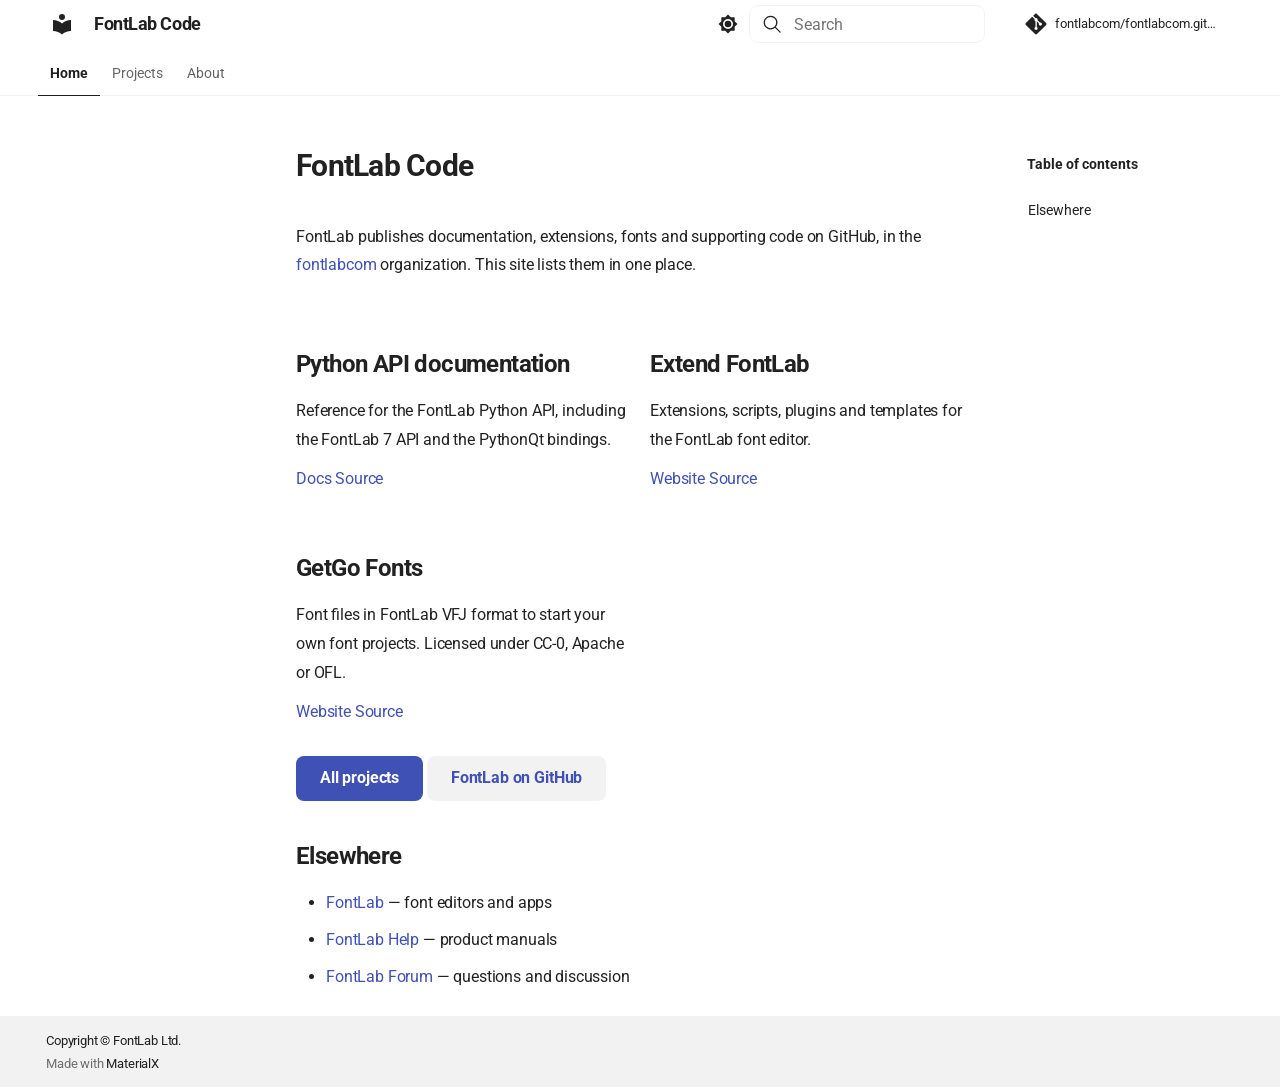
<file: docs/index.html>
<!doctype html>
<html lang="en" class="no-js">
  <head>
    
      <meta charset="utf-8">
      <meta name="viewport" content="width=device-width,initial-scale=1">
      
        <meta name="description" content="FontLab's public code, documentation and resources on GitHub.">
      
      
      
        <link rel="canonical" href="https://code.fontlab.com/">
      
      
      
        <link rel="next" href="projects/">
      
      
        
      
      
      
      
        
        
        
          <link rel="icon" href="assets/images/favicon.png">
        
      
      <meta name="generator" content="mkdocs-ProperDocs 1.6.7, mkdocs-materialx-10.1.8">
    
    
      
        <title>FontLab Code</title>
      
    
    
      <link rel="stylesheet" href="assets/stylesheets/main.314bbef5.min.css">
      
        
        <link rel="stylesheet" href="assets/stylesheets/palette.a45159b5.min.css">
      
    
    

    

    
      
    
    
      
        
        
        <link rel="preconnect" href="https://fonts.gstatic.com" crossorigin>
        <link rel="stylesheet" href="https://fonts.googleapis.com/css?family=Roboto:300,300i,400,400i,700,700i%7CRoboto+Mono:400,400i,700,700i&display=fallback">
        <style>:root{--md-text-font:"Roboto";--md-code-font:"Roboto Mono"}</style>
      
    
    
      <link rel="stylesheet" href="https://i.fontlab.com/fltheme26/1.0.0/components.css">
    
      <link rel="stylesheet" href="https://i.fontlab.com/fltheme26/1.0.0/theme.css">
    
      <link rel="stylesheet" href="css/site.css">
    
    <script>__md_scope=new URL(".",location),__md_hash=e=>[...e].reduce(((e,_)=>(e<<5)-e+_.charCodeAt(0)),0),__md_get=(e,_=localStorage,t=__md_scope)=>JSON.parse(_.getItem(t.pathname+"."+e)),__md_set=(e,_,t=localStorage,a=__md_scope)=>{try{t.setItem(a.pathname+"."+e,JSON.stringify(_))}catch(e){}}</script>
    
      

    
    
  
  <script src="https://i.fontlab.com/menu/fontlab.js" defer></script>

  </head>
  
  
  
  
    
    
      
    
    
    
    
    <body dir="ltr" data-md-color-scheme="default" data-md-color-primary="black" data-md-color-accent="red" data-mx-topbar="glass">
  
    
    <input class="md-toggle" data-md-toggle="drawer" type="checkbox" id="__drawer" autocomplete="off">
    <input class="md-toggle" data-md-toggle="toc" type="checkbox" id="__toc" autocomplete="off">
    <input class="md-toggle" data-md-toggle="search" type="checkbox" id="__search" autocomplete="off">
    <label class="md-overlay" for="__drawer"></label>
    <label class="md-overlay" for="__toc"></label>
    <div data-md-component="skip">
      
        
        <a href="#fontlab-code" class="md-skip">
          Skip to content
        </a>
      
    </div>
    <div data-md-component="announce">
      
    </div>
    
    
  <fontlab-menu site-label="FontLab Code"
                site-url="https://code.fontlab.com/"
                mobile-menu="materialx" mobile-search="materialx"></fontlab-menu>
  
      

<header class="md-header" data-md-component="header">
  <nav class="md-header__inner md-grid" aria-label="Header">
    <a href="." title="FontLab Code" class="md-header__button md-logo" aria-label="FontLab Code" data-md-component="logo">
      
  
  <svg xmlns="http://www.w3.org/2000/svg" viewBox="0 0 24 24"><path d="M12 8a3 3 0 0 0 3-3 3 3 0 0 0-3-3 3 3 0 0 0-3 3 3 3 0 0 0 3 3m0 3.54C9.64 9.35 6.5 8 3 8v11c3.5 0 6.64 1.35 9 3.54 2.36-2.19 5.5-3.54 9-3.54V8c-3.5 0-6.64 1.35-9 3.54"/></svg>

    </a>
    <label class="md-header__button md-icon" for="__drawer">
      
      <svg xmlns="http://www.w3.org/2000/svg" viewBox="0 0 24 24"><path d="M3 6h18v2H3zm0 5h18v2H3zm0 5h18v2H3z"/></svg>
    </label>
    <div class="md-header__title" data-md-component="header-title">
      <div class="md-header__ellipsis">
        <div class="md-header__topic">
          <span class="md-ellipsis">
            FontLab Code
          </span>
        </div>
        <div class="md-header__topic" data-md-component="header-topic">
          <span class="md-ellipsis">
            
              Home
            
          </span>
        </div>
      </div>
    </div>
    
      
        <form class="md-header__option" data-md-component="palette">
  
    
    
    
    <input class="md-option" data-md-color-media="" data-md-color-scheme="default" data-md-color-primary="black" data-md-color-accent="red"  aria-label="Switch to dark mode"  type="radio" name="__palette" id="__palette_0">
    
      <label class="md-header__button md-icon" title="Switch to dark mode" for="__palette_1" hidden>
        <svg xmlns="http://www.w3.org/2000/svg" viewBox="0 0 24 24"><path d="M12 8a4 4 0 0 0-4 4 4 4 0 0 0 4 4 4 4 0 0 0 4-4 4 4 0 0 0-4-4m0 10a6 6 0 0 1-6-6 6 6 0 0 1 6-6 6 6 0 0 1 6 6 6 6 0 0 1-6 6m8-9.31V4h-4.69L12 .69 8.69 4H4v4.69L.69 12 4 15.31V20h4.69L12 23.31 15.31 20H20v-4.69L23.31 12z"/></svg>
      </label>
    
  
    
    
    
    <input class="md-option" data-md-color-media="" data-md-color-scheme="slate" data-md-color-primary="black" data-md-color-accent="red"  aria-label="Switch to light mode"  type="radio" name="__palette" id="__palette_1">
    
      <label class="md-header__button md-icon" title="Switch to light mode" for="__palette_0" hidden>
        <svg xmlns="http://www.w3.org/2000/svg" viewBox="0 0 24 24"><path d="M12 18c-.89 0-1.74-.2-2.5-.55C11.56 16.5 13 14.42 13 12s-1.44-4.5-3.5-5.45C10.26 6.2 11.11 6 12 6a6 6 0 0 1 6 6 6 6 0 0 1-6 6m8-9.31V4h-4.69L12 .69 8.69 4H4v4.69L.69 12 4 15.31V20h4.69L12 23.31 15.31 20H20v-4.69L23.31 12z"/></svg>
      </label>
    
  
</form>
      
    
    
      <script>var palette=__md_get("__palette");if(palette&&palette.color){if("(prefers-color-scheme)"===palette.color.media){var media=matchMedia("(prefers-color-scheme: light)"),input=document.querySelector(media.matches?"[data-md-color-media='(prefers-color-scheme: light)']":"[data-md-color-media='(prefers-color-scheme: dark)']");palette.color.media=input.getAttribute("data-md-color-media"),palette.color.scheme=input.getAttribute("data-md-color-scheme"),palette.color.primary=input.getAttribute("data-md-color-primary"),palette.color.accent=input.getAttribute("data-md-color-accent")}for(var[key,value]of Object.entries(palette.color))document.body.setAttribute("data-md-color-"+key,value)}</script>
    
    
    
      
      
        <label class="md-header__button md-icon" for="__search">
          
          <svg xmlns="http://www.w3.org/2000/svg" viewBox="0 0 24 24"><path d="M10.25 2a8.25 8.25 0 0 1 6.34 13.53l5.69 5.69a.749.749 0 0 1-.326 1.275.75.75 0 0 1-.734-.215l-5.69-5.69A8.25 8.25 0 1 1 10.25 2M3.5 10.25a6.75 6.75 0 1 0 13.5 0 6.75 6.75 0 0 0-13.5 0"/></svg>
        </label>
        <div class="md-search" data-md-component="search" role="dialog">
  <label class="md-search__overlay" for="__search"></label>
  <div class="md-search__inner" role="search">
    <form class="md-search__form" name="search">
      <input type="text" class="md-search__input" name="query" aria-label="Search" placeholder="Search" autocapitalize="off" autocorrect="off" autocomplete="off" spellcheck="false" data-md-component="search-query" required>
      <label class="md-search__icon md-icon" for="__search">
        
        <svg xmlns="http://www.w3.org/2000/svg" viewBox="0 0 24 24"><path d="M10.25 2a8.25 8.25 0 0 1 6.34 13.53l5.69 5.69a.749.749 0 0 1-.326 1.275.75.75 0 0 1-.734-.215l-5.69-5.69A8.25 8.25 0 1 1 10.25 2M3.5 10.25a6.75 6.75 0 1 0 13.5 0 6.75 6.75 0 0 0-13.5 0"/></svg>
        
        <svg xmlns="http://www.w3.org/2000/svg" viewBox="0 0 24 24"><path d="M20 11v2H8l5.5 5.5-1.42 1.42L4.16 12l7.92-7.92L13.5 5.5 8 11z"/></svg>
      </label>
      <nav class="md-search__options" aria-label="Search">
        
        <button type="reset" class="md-search__icon md-icon" title="Clear" aria-label="Clear" tabindex="-1">
          
          <svg xmlns="http://www.w3.org/2000/svg" viewBox="0 0 24 24"><path d="M19 6.41 17.59 5 12 10.59 6.41 5 5 6.41 10.59 12 5 17.59 6.41 19 12 13.41 17.59 19 19 17.59 13.41 12z"/></svg>
        </button>
      </nav>
      
    </form>
    <div class="md-search__output">
      <div class="md-search__scrollwrap" tabindex="0">
        <div class="md-search-result" data-md-component="search-result">
          <div class="md-search-result__meta">
            Initializing search
          </div>
          <ol class="md-search-result__list" role="presentation"></ol>
        </div>
      </div>
    </div>
  </div>
</div>
      
    
    
      <div class="md-header__source">
        <a href="https://github.com/fontlabcom/fontlabcom.github.io" title="Go to repository" class="md-source" data-md-component="source">
  <div class="md-source__icon md-icon">
    
    <svg xmlns="http://www.w3.org/2000/svg" viewBox="0 0 448 512"><!--! Font Awesome Free 7.1.0 by @fontawesome - https://fontawesome.com License - https://fontawesome.com/license/free (Icons: CC BY 4.0, Fonts: SIL OFL 1.1, Code: MIT License) Copyright 2025 Fonticons, Inc.--><path d="M439.6 236.1 244 40.5c-5.4-5.5-12.8-8.5-20.4-8.5s-15 3-20.4 8.4L162.5 81l51.5 51.5c27.1-9.1 52.7 16.8 43.4 43.7l49.7 49.7c34.2-11.8 61.2 31 35.5 56.7-26.5 26.5-70.2-2.9-56-37.3L240.3 199v121.9c25.3 12.5 22.3 41.8 9.1 55-6.4 6.4-15.2 10.1-24.3 10.1s-17.8-3.6-24.3-10.1c-17.6-17.6-11.1-46.9 11.2-56v-123c-20.8-8.5-24.6-30.7-18.6-45L142.6 101 8.5 235.1C3 240.6 0 247.9 0 255.5s3 15 8.5 20.4l195.6 195.7c5.4 5.4 12.7 8.4 20.4 8.4s15-3 20.4-8.4l194.7-194.7c5.4-5.4 8.4-12.8 8.4-20.4s-3-15-8.4-20.4"/></svg>
  </div>
  <div class="md-source__repository">
    fontlabcom/fontlabcom.github.io
  </div>
</a>
      </div>
    
  </nav>
  
</header>
    

    <div class="md-container" data-md-component="container">
      
      
        
          
            
<nav class="md-tabs" aria-label="Tabs" data-md-component="tabs">
  <div class="md-grid">
    <ul class="md-tabs__list">
      
        
  
  
  
    
  
  
    <li class="md-tabs__item md-tabs__item--active">
      <a href="." class="md-tabs__link">
        
  
  
    
  
  Home

      </a>
    </li>
  

      
        
  
  
  
  
    <li class="md-tabs__item">
      <a href="projects/" class="md-tabs__link">
        
  
  
    
  
  Projects

      </a>
    </li>
  

      
        
  
  
  
  
    <li class="md-tabs__item">
      <a href="about/" class="md-tabs__link">
        
  
  
    
  
  About

      </a>
    </li>
  

      
    </ul>
  </div>
</nav>
          
        
      
      <main class="md-main" data-md-component="main">
        <div class="md-main__inner md-grid">
          
            
              
              <div class="md-sidebar md-sidebar--primary" data-md-component="sidebar" data-md-type="navigation" >
                <div class="md-sidebar__scrollwrap">
                  <div class="md-sidebar__inner">
                    


  


<nav class="md-nav md-nav--primary md-nav--lifted" aria-label="Navigation" data-md-level="0">
  <label class="md-nav__title" for="__drawer">
    <a href="." title="FontLab Code" class="md-nav__button md-logo" aria-label="FontLab Code" data-md-component="logo">
      
  
  <svg xmlns="http://www.w3.org/2000/svg" viewBox="0 0 24 24"><path d="M12 8a3 3 0 0 0 3-3 3 3 0 0 0-3-3 3 3 0 0 0-3 3 3 3 0 0 0 3 3m0 3.54C9.64 9.35 6.5 8 3 8v11c3.5 0 6.64 1.35 9 3.54 2.36-2.19 5.5-3.54 9-3.54V8c-3.5 0-6.64 1.35-9 3.54"/></svg>

    </a>
    FontLab Code
  </label>
  
    <div class="md-nav__source">
      <a href="https://github.com/fontlabcom/fontlabcom.github.io" title="Go to repository" class="md-source" data-md-component="source">
  <div class="md-source__icon md-icon">
    
    <svg xmlns="http://www.w3.org/2000/svg" viewBox="0 0 448 512"><!--! Font Awesome Free 7.1.0 by @fontawesome - https://fontawesome.com License - https://fontawesome.com/license/free (Icons: CC BY 4.0, Fonts: SIL OFL 1.1, Code: MIT License) Copyright 2025 Fonticons, Inc.--><path d="M439.6 236.1 244 40.5c-5.4-5.5-12.8-8.5-20.4-8.5s-15 3-20.4 8.4L162.5 81l51.5 51.5c27.1-9.1 52.7 16.8 43.4 43.7l49.7 49.7c34.2-11.8 61.2 31 35.5 56.7-26.5 26.5-70.2-2.9-56-37.3L240.3 199v121.9c25.3 12.5 22.3 41.8 9.1 55-6.4 6.4-15.2 10.1-24.3 10.1s-17.8-3.6-24.3-10.1c-17.6-17.6-11.1-46.9 11.2-56v-123c-20.8-8.5-24.6-30.7-18.6-45L142.6 101 8.5 235.1C3 240.6 0 247.9 0 255.5s3 15 8.5 20.4l195.6 195.7c5.4 5.4 12.7 8.4 20.4 8.4s15-3 20.4-8.4l194.7-194.7c5.4-5.4 8.4-12.8 8.4-20.4s-3-15-8.4-20.4"/></svg>
  </div>
  <div class="md-source__repository">
    fontlabcom/fontlabcom.github.io
  </div>
</a>
    </div>
  
  <ul class="md-nav__list">
    
      
      
  
  
    
  
  
  
    <li class="md-nav__item md-nav__item--active">
      
      <input class="md-nav__toggle md-toggle" type="checkbox" id="__toc">
      
      
        
      
      
        <label class="md-nav__link md-nav__link--active" for="__toc">
          
  
  
  <span class="md-ellipsis">
    
  
    Home
  

    
  </span>
  
  

          <span class="md-nav__icon md-icon"></span>
        </label>
      
      <a href="." class="md-nav__link md-nav__link--active">
        
  
  
  <span class="md-ellipsis">
    
  
    Home
  

    
  </span>
  
  

      </a>
      
        

<nav class="md-nav md-nav--secondary" aria-label="Table of contents">
  
  
  
    
  
  
    <label class="md-nav__title" for="__toc">
      <span class="md-nav__icon md-icon"></span>
      Table of contents
    </label>
    <ul class="md-nav__list" data-md-component="toc">
      
        <li class="md-nav__item">
  <a href="#elsewhere" class="md-nav__link">
    <span class="md-ellipsis">
      
        Elsewhere
      
    </span>
  </a>
  
</li>
      
    </ul>
  
</nav>
      
    </li>
  

    
      
      
  
  
  
  
    <li class="md-nav__item">
      <a href="projects/" class="md-nav__link">
        
  
  
  <span class="md-ellipsis">
    
  
    Projects
  

    
  </span>
  
  

      </a>
    </li>
  

    
      
      
  
  
  
  
    <li class="md-nav__item">
      <a href="about/" class="md-nav__link">
        
  
  
  <span class="md-ellipsis">
    
  
    About
  

    
  </span>
  
  

      </a>
    </li>
  

    
  </ul>
</nav>
                  </div>
                </div>
              </div>
            
            
              
              <div class="md-sidebar md-sidebar--secondary" data-md-component="sidebar" data-md-type="toc" >
                <div class="md-sidebar__scrollwrap">
                  <div class="md-sidebar__inner">
                    

<nav class="md-nav md-nav--secondary" aria-label="Table of contents">
  
  
  
    
  
  
    <label class="md-nav__title" for="__toc">
      <span class="md-nav__icon md-icon"></span>
      Table of contents
    </label>
    <ul class="md-nav__list" data-md-component="toc">
      
        <li class="md-nav__item">
  <a href="#elsewhere" class="md-nav__link">
    <span class="md-ellipsis">
      
        Elsewhere
      
    </span>
  </a>
  
</li>
      
    </ul>
  
</nav>
                  </div>
                </div>
              </div>
            
          
          
            <div class="md-content" data-md-component="content">
              
              <article class="md-content__inner md-typeset">
                
                  
  
  


<h1 id="fontlab-code">FontLab Code<a class="headerlink" href="#fontlab-code" title="Permanent link">&para;</a></h1>
<p>FontLab publishes documentation, extensions, fonts and supporting code on
GitHub, in the <a href="https://github.com/fontlabcom">fontlabcom</a> organization.
This site lists them in one place.</p>
<div class="fltheme-components fl-projects">
  <article class="du-card du-card-border">
    <div class="du-card-body">
      <h2 class="du-card-title">Python API documentation</h2>
      <p>Reference for the FontLab Python API, including the FontLab 7 API and the PythonQt bindings.</p>
      <div class="du-card-actions">
        <a class="btn" href="https://code.fontlab.com/fontlab-python-docs/">Docs</a>
        <a class="btn" data-variant="outline" href="https://github.com/fontlabcom/fontlab-python-docs">Source</a>
      </div>
    </div>
  </article>
  <article class="du-card du-card-border">
    <div class="du-card-body">
      <h2 class="du-card-title">Extend FontLab</h2>
      <p>Extensions, scripts, plugins and templates for the FontLab font editor.</p>
      <div class="du-card-actions">
        <a class="btn" href="https://extend.fontlab.com/">Website</a>
        <a class="btn" data-variant="outline" href="https://github.com/fontlabcom/extend-fontlab">Source</a>
      </div>
    </div>
  </article>
  <article class="du-card du-card-border">
    <div class="du-card-body">
      <h2 class="du-card-title">GetGo Fonts</h2>
      <p>Font files in FontLab VFJ format to start your own font projects. Licensed under CC-0, Apache or OFL.</p>
      <div class="du-card-actions">
        <a class="btn" href="https://code.fontlab.com/getgo-fonts/">Website</a>
        <a class="btn" data-variant="outline" href="https://github.com/fontlabcom/getgo-fonts">Source</a>
      </div>
    </div>
  </article>
</div>

<p><a class="md-button md-button--primary" href="projects/">All projects</a>
<a class="md-button" href="https://github.com/fontlabcom">FontLab on GitHub</a></p>
<h2 id="elsewhere">Elsewhere<a class="headerlink" href="#elsewhere" title="Permanent link">&para;</a></h2>
<ul>
<li><a href="https://www.fontlab.com/">FontLab</a> — font editors and apps</li>
<li><a href="https://help.fontlab.com/">FontLab Help</a> — product manuals</li>
<li><a href="https://forum.fontlab.com/">FontLab Forum</a> — questions and discussion</li>
</ul>












                
              </article>
            </div>
          
          
<script>var target=document.getElementById(location.hash.slice(1));target&&target.name&&(target.checked=target.name.startsWith("__tabbed_"))</script>
        </div>
          <div class="md-top" data-md-component="top" hidden>
  <div class="md-top__center">
    <button type="button" class="md-top__button md-top__button--main" data-md-action="top">
      
      <svg xmlns="http://www.w3.org/2000/svg" viewBox="0 0 24 24"><path d="M13 20h-2V8l-5.5 5.5-1.42-1.42L12 4.16l7.92 7.92-1.42 1.42L13 8z"/></svg>
      <span>Back to top</span>
    </button>
    
      
      
      <label class="md-top__button md-top__side md-top__side--nav" for="__drawer" >
        <svg xmlns="http://www.w3.org/2000/svg" fill="none" stroke="currentColor" stroke-linecap="round" stroke-linejoin="round" stroke-width="2" class="lucide lucide-panel-left" viewBox="0 0 24 24"><rect width="18" height="18" x="3" y="3" rx="2"/><path d="M9 3v18"/></svg>
      </label>
    
    
      
      
      <label class="md-top__button md-top__side md-top__side--toc" for="__toc" >
        <svg xmlns="http://www.w3.org/2000/svg" fill="none" stroke="currentColor" stroke-linecap="round" stroke-linejoin="round" stroke-width="2" class="lucide lucide-panel-right" viewBox="0 0 24 24"><rect width="18" height="18" x="3" y="3" rx="2"/><path d="M15 3v18"/></svg>
      </label>
    
  </div>
</div>
      </main>
      
  
        <footer class="md-footer">
  
  <div class="md-footer-meta md-typeset">
    <div class="md-footer-meta__inner md-grid">
      <div class="md-copyright">
  
    <div class="md-copyright__highlight">
      Copyright &copy; FontLab Ltd.
    </div>
  
  
    Made with
    <a href="https://jaywhj.github.io/mkdocs-materialx/" target="_blank" rel="noopener">
      MaterialX
    </a>
  
</div>
      
    </div>
  </div>
</footer>
      
  <fontlab-footer></fontlab-footer>

    </div>
    <div class="md-dialog" data-md-component="dialog">
      <div class="md-dialog__inner md-typeset"></div>
    </div>
    
    
    
      
      
      <script id="__config" type="application/json">{"annotate": null, "base": ".", "code": null, "features": ["navigation.tabs", "navigation.top", "navigation.indexes", "search.highlight", "content.code.copy"], "search": "assets/javascripts/workers/search.2c215733.min.js", "tags": null, "translations": {"clipboard.copied": "Copied to clipboard", "clipboard.copy": "Copy to clipboard", "code.collapse": "Collapse", "code.download": "Download", "code.expand": "Expand remaining # lines", "code.select": "Toggle line selection", "search.result.more.one": "1 more on this page", "search.result.more.other": "# more on this page", "search.result.none": "No matching documents", "search.result.one": "1 matching document", "search.result.other": "# matching documents", "search.result.placeholder": "Type to start searching", "search.result.term.missing": "Missing", "select.version": "Select version"}, "version": null}</script>
    
    
      <script src="assets/javascripts/bundle.fc193f93.min.js"></script>
      
        <script src="https://i.fontlab.com/fltheme26/1.0.0/basecoat.js"></script>
      
        <script src="https://i.fontlab.com/fltheme26/1.0.0/theme.js"></script>
      
    
  </body>
</html>
</file>
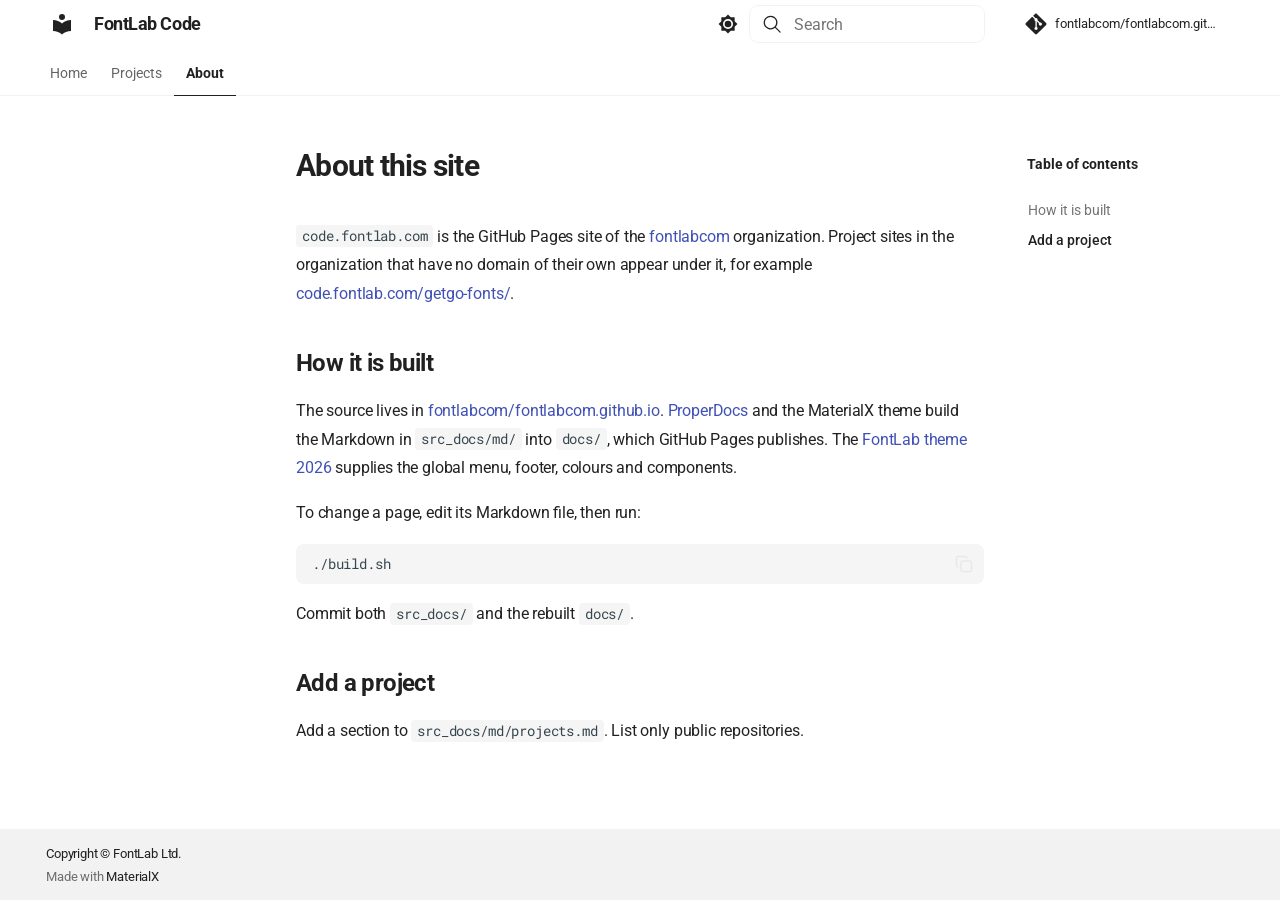
<file: docs/about/index.html>
<!doctype html>
<html lang="en" class="no-js">
  <head>
    
      <meta charset="utf-8">
      <meta name="viewport" content="width=device-width,initial-scale=1">
      
        <meta name="description" content="FontLab's public code, documentation and resources on GitHub.">
      
      
      
        <link rel="canonical" href="https://code.fontlab.com/about/">
      
      
        <link rel="prev" href="../projects/">
      
      
      
        
      
      
      
      
        
        
        
          <link rel="icon" href="../assets/images/favicon.png">
        
      
      <meta name="generator" content="mkdocs-ProperDocs 1.6.7, mkdocs-materialx-10.1.8">
    
    
      
        <title>About - FontLab Code</title>
      
    
    
      <link rel="stylesheet" href="../assets/stylesheets/main.314bbef5.min.css">
      
        
        <link rel="stylesheet" href="../assets/stylesheets/palette.a45159b5.min.css">
      
    
    

    

    
      
    
    
      
        
        
        <link rel="preconnect" href="https://fonts.gstatic.com" crossorigin>
        <link rel="stylesheet" href="https://fonts.googleapis.com/css?family=Roboto:300,300i,400,400i,700,700i%7CRoboto+Mono:400,400i,700,700i&display=fallback">
        <style>:root{--md-text-font:"Roboto";--md-code-font:"Roboto Mono"}</style>
      
    
    
      <link rel="stylesheet" href="https://i.fontlab.com/fltheme26/1.0.0/components.css">
    
      <link rel="stylesheet" href="https://i.fontlab.com/fltheme26/1.0.0/theme.css">
    
      <link rel="stylesheet" href="../css/site.css">
    
    <script>__md_scope=new URL("..",location),__md_hash=e=>[...e].reduce(((e,_)=>(e<<5)-e+_.charCodeAt(0)),0),__md_get=(e,_=localStorage,t=__md_scope)=>JSON.parse(_.getItem(t.pathname+"."+e)),__md_set=(e,_,t=localStorage,a=__md_scope)=>{try{t.setItem(a.pathname+"."+e,JSON.stringify(_))}catch(e){}}</script>
    
      

    
    
  
  <script src="https://i.fontlab.com/menu/fontlab.js" defer></script>

  </head>
  
  
  
  
    
    
      
    
    
    
    
    <body dir="ltr" data-md-color-scheme="default" data-md-color-primary="black" data-md-color-accent="red" data-mx-topbar="glass">
  
    
    <input class="md-toggle" data-md-toggle="drawer" type="checkbox" id="__drawer" autocomplete="off">
    <input class="md-toggle" data-md-toggle="toc" type="checkbox" id="__toc" autocomplete="off">
    <input class="md-toggle" data-md-toggle="search" type="checkbox" id="__search" autocomplete="off">
    <label class="md-overlay" for="__drawer"></label>
    <label class="md-overlay" for="__toc"></label>
    <div data-md-component="skip">
      
        
        <a href="#about-this-site" class="md-skip">
          Skip to content
        </a>
      
    </div>
    <div data-md-component="announce">
      
    </div>
    
    
  <fontlab-menu site-label="FontLab Code"
                site-url="https://code.fontlab.com/"
                mobile-menu="materialx" mobile-search="materialx"></fontlab-menu>
  
      

<header class="md-header" data-md-component="header">
  <nav class="md-header__inner md-grid" aria-label="Header">
    <a href=".." title="FontLab Code" class="md-header__button md-logo" aria-label="FontLab Code" data-md-component="logo">
      
  
  <svg xmlns="http://www.w3.org/2000/svg" viewBox="0 0 24 24"><path d="M12 8a3 3 0 0 0 3-3 3 3 0 0 0-3-3 3 3 0 0 0-3 3 3 3 0 0 0 3 3m0 3.54C9.64 9.35 6.5 8 3 8v11c3.5 0 6.64 1.35 9 3.54 2.36-2.19 5.5-3.54 9-3.54V8c-3.5 0-6.64 1.35-9 3.54"/></svg>

    </a>
    <label class="md-header__button md-icon" for="__drawer">
      
      <svg xmlns="http://www.w3.org/2000/svg" viewBox="0 0 24 24"><path d="M3 6h18v2H3zm0 5h18v2H3zm0 5h18v2H3z"/></svg>
    </label>
    <div class="md-header__title" data-md-component="header-title">
      <div class="md-header__ellipsis">
        <div class="md-header__topic">
          <span class="md-ellipsis">
            FontLab Code
          </span>
        </div>
        <div class="md-header__topic" data-md-component="header-topic">
          <span class="md-ellipsis">
            
              About
            
          </span>
        </div>
      </div>
    </div>
    
      
        <form class="md-header__option" data-md-component="palette">
  
    
    
    
    <input class="md-option" data-md-color-media="" data-md-color-scheme="default" data-md-color-primary="black" data-md-color-accent="red"  aria-label="Switch to dark mode"  type="radio" name="__palette" id="__palette_0">
    
      <label class="md-header__button md-icon" title="Switch to dark mode" for="__palette_1" hidden>
        <svg xmlns="http://www.w3.org/2000/svg" viewBox="0 0 24 24"><path d="M12 8a4 4 0 0 0-4 4 4 4 0 0 0 4 4 4 4 0 0 0 4-4 4 4 0 0 0-4-4m0 10a6 6 0 0 1-6-6 6 6 0 0 1 6-6 6 6 0 0 1 6 6 6 6 0 0 1-6 6m8-9.31V4h-4.69L12 .69 8.69 4H4v4.69L.69 12 4 15.31V20h4.69L12 23.31 15.31 20H20v-4.69L23.31 12z"/></svg>
      </label>
    
  
    
    
    
    <input class="md-option" data-md-color-media="" data-md-color-scheme="slate" data-md-color-primary="black" data-md-color-accent="red"  aria-label="Switch to light mode"  type="radio" name="__palette" id="__palette_1">
    
      <label class="md-header__button md-icon" title="Switch to light mode" for="__palette_0" hidden>
        <svg xmlns="http://www.w3.org/2000/svg" viewBox="0 0 24 24"><path d="M12 18c-.89 0-1.74-.2-2.5-.55C11.56 16.5 13 14.42 13 12s-1.44-4.5-3.5-5.45C10.26 6.2 11.11 6 12 6a6 6 0 0 1 6 6 6 6 0 0 1-6 6m8-9.31V4h-4.69L12 .69 8.69 4H4v4.69L.69 12 4 15.31V20h4.69L12 23.31 15.31 20H20v-4.69L23.31 12z"/></svg>
      </label>
    
  
</form>
      
    
    
      <script>var palette=__md_get("__palette");if(palette&&palette.color){if("(prefers-color-scheme)"===palette.color.media){var media=matchMedia("(prefers-color-scheme: light)"),input=document.querySelector(media.matches?"[data-md-color-media='(prefers-color-scheme: light)']":"[data-md-color-media='(prefers-color-scheme: dark)']");palette.color.media=input.getAttribute("data-md-color-media"),palette.color.scheme=input.getAttribute("data-md-color-scheme"),palette.color.primary=input.getAttribute("data-md-color-primary"),palette.color.accent=input.getAttribute("data-md-color-accent")}for(var[key,value]of Object.entries(palette.color))document.body.setAttribute("data-md-color-"+key,value)}</script>
    
    
    
      
      
        <label class="md-header__button md-icon" for="__search">
          
          <svg xmlns="http://www.w3.org/2000/svg" viewBox="0 0 24 24"><path d="M10.25 2a8.25 8.25 0 0 1 6.34 13.53l5.69 5.69a.749.749 0 0 1-.326 1.275.75.75 0 0 1-.734-.215l-5.69-5.69A8.25 8.25 0 1 1 10.25 2M3.5 10.25a6.75 6.75 0 1 0 13.5 0 6.75 6.75 0 0 0-13.5 0"/></svg>
        </label>
        <div class="md-search" data-md-component="search" role="dialog">
  <label class="md-search__overlay" for="__search"></label>
  <div class="md-search__inner" role="search">
    <form class="md-search__form" name="search">
      <input type="text" class="md-search__input" name="query" aria-label="Search" placeholder="Search" autocapitalize="off" autocorrect="off" autocomplete="off" spellcheck="false" data-md-component="search-query" required>
      <label class="md-search__icon md-icon" for="__search">
        
        <svg xmlns="http://www.w3.org/2000/svg" viewBox="0 0 24 24"><path d="M10.25 2a8.25 8.25 0 0 1 6.34 13.53l5.69 5.69a.749.749 0 0 1-.326 1.275.75.75 0 0 1-.734-.215l-5.69-5.69A8.25 8.25 0 1 1 10.25 2M3.5 10.25a6.75 6.75 0 1 0 13.5 0 6.75 6.75 0 0 0-13.5 0"/></svg>
        
        <svg xmlns="http://www.w3.org/2000/svg" viewBox="0 0 24 24"><path d="M20 11v2H8l5.5 5.5-1.42 1.42L4.16 12l7.92-7.92L13.5 5.5 8 11z"/></svg>
      </label>
      <nav class="md-search__options" aria-label="Search">
        
        <button type="reset" class="md-search__icon md-icon" title="Clear" aria-label="Clear" tabindex="-1">
          
          <svg xmlns="http://www.w3.org/2000/svg" viewBox="0 0 24 24"><path d="M19 6.41 17.59 5 12 10.59 6.41 5 5 6.41 10.59 12 5 17.59 6.41 19 12 13.41 17.59 19 19 17.59 13.41 12z"/></svg>
        </button>
      </nav>
      
    </form>
    <div class="md-search__output">
      <div class="md-search__scrollwrap" tabindex="0">
        <div class="md-search-result" data-md-component="search-result">
          <div class="md-search-result__meta">
            Initializing search
          </div>
          <ol class="md-search-result__list" role="presentation"></ol>
        </div>
      </div>
    </div>
  </div>
</div>
      
    
    
      <div class="md-header__source">
        <a href="https://github.com/fontlabcom/fontlabcom.github.io" title="Go to repository" class="md-source" data-md-component="source">
  <div class="md-source__icon md-icon">
    
    <svg xmlns="http://www.w3.org/2000/svg" viewBox="0 0 448 512"><!--! Font Awesome Free 7.1.0 by @fontawesome - https://fontawesome.com License - https://fontawesome.com/license/free (Icons: CC BY 4.0, Fonts: SIL OFL 1.1, Code: MIT License) Copyright 2025 Fonticons, Inc.--><path d="M439.6 236.1 244 40.5c-5.4-5.5-12.8-8.5-20.4-8.5s-15 3-20.4 8.4L162.5 81l51.5 51.5c27.1-9.1 52.7 16.8 43.4 43.7l49.7 49.7c34.2-11.8 61.2 31 35.5 56.7-26.5 26.5-70.2-2.9-56-37.3L240.3 199v121.9c25.3 12.5 22.3 41.8 9.1 55-6.4 6.4-15.2 10.1-24.3 10.1s-17.8-3.6-24.3-10.1c-17.6-17.6-11.1-46.9 11.2-56v-123c-20.8-8.5-24.6-30.7-18.6-45L142.6 101 8.5 235.1C3 240.6 0 247.9 0 255.5s3 15 8.5 20.4l195.6 195.7c5.4 5.4 12.7 8.4 20.4 8.4s15-3 20.4-8.4l194.7-194.7c5.4-5.4 8.4-12.8 8.4-20.4s-3-15-8.4-20.4"/></svg>
  </div>
  <div class="md-source__repository">
    fontlabcom/fontlabcom.github.io
  </div>
</a>
      </div>
    
  </nav>
  
</header>
    

    <div class="md-container" data-md-component="container">
      
      
        
          
            
<nav class="md-tabs" aria-label="Tabs" data-md-component="tabs">
  <div class="md-grid">
    <ul class="md-tabs__list">
      
        
  
  
  
  
    <li class="md-tabs__item">
      <a href=".." class="md-tabs__link">
        
  
  
    
  
  Home

      </a>
    </li>
  

      
        
  
  
  
  
    <li class="md-tabs__item">
      <a href="../projects/" class="md-tabs__link">
        
  
  
    
  
  Projects

      </a>
    </li>
  

      
        
  
  
  
    
  
  
    <li class="md-tabs__item md-tabs__item--active">
      <a href="./" class="md-tabs__link">
        
  
  
    
  
  About

      </a>
    </li>
  

      
    </ul>
  </div>
</nav>
          
        
      
      <main class="md-main" data-md-component="main">
        <div class="md-main__inner md-grid">
          
            
              
              <div class="md-sidebar md-sidebar--primary" data-md-component="sidebar" data-md-type="navigation" >
                <div class="md-sidebar__scrollwrap">
                  <div class="md-sidebar__inner">
                    


  


<nav class="md-nav md-nav--primary md-nav--lifted" aria-label="Navigation" data-md-level="0">
  <label class="md-nav__title" for="__drawer">
    <a href=".." title="FontLab Code" class="md-nav__button md-logo" aria-label="FontLab Code" data-md-component="logo">
      
  
  <svg xmlns="http://www.w3.org/2000/svg" viewBox="0 0 24 24"><path d="M12 8a3 3 0 0 0 3-3 3 3 0 0 0-3-3 3 3 0 0 0-3 3 3 3 0 0 0 3 3m0 3.54C9.64 9.35 6.5 8 3 8v11c3.5 0 6.64 1.35 9 3.54 2.36-2.19 5.5-3.54 9-3.54V8c-3.5 0-6.64 1.35-9 3.54"/></svg>

    </a>
    FontLab Code
  </label>
  
    <div class="md-nav__source">
      <a href="https://github.com/fontlabcom/fontlabcom.github.io" title="Go to repository" class="md-source" data-md-component="source">
  <div class="md-source__icon md-icon">
    
    <svg xmlns="http://www.w3.org/2000/svg" viewBox="0 0 448 512"><!--! Font Awesome Free 7.1.0 by @fontawesome - https://fontawesome.com License - https://fontawesome.com/license/free (Icons: CC BY 4.0, Fonts: SIL OFL 1.1, Code: MIT License) Copyright 2025 Fonticons, Inc.--><path d="M439.6 236.1 244 40.5c-5.4-5.5-12.8-8.5-20.4-8.5s-15 3-20.4 8.4L162.5 81l51.5 51.5c27.1-9.1 52.7 16.8 43.4 43.7l49.7 49.7c34.2-11.8 61.2 31 35.5 56.7-26.5 26.5-70.2-2.9-56-37.3L240.3 199v121.9c25.3 12.5 22.3 41.8 9.1 55-6.4 6.4-15.2 10.1-24.3 10.1s-17.8-3.6-24.3-10.1c-17.6-17.6-11.1-46.9 11.2-56v-123c-20.8-8.5-24.6-30.7-18.6-45L142.6 101 8.5 235.1C3 240.6 0 247.9 0 255.5s3 15 8.5 20.4l195.6 195.7c5.4 5.4 12.7 8.4 20.4 8.4s15-3 20.4-8.4l194.7-194.7c5.4-5.4 8.4-12.8 8.4-20.4s-3-15-8.4-20.4"/></svg>
  </div>
  <div class="md-source__repository">
    fontlabcom/fontlabcom.github.io
  </div>
</a>
    </div>
  
  <ul class="md-nav__list">
    
      
      
  
  
  
  
    <li class="md-nav__item">
      <a href=".." class="md-nav__link">
        
  
  
  <span class="md-ellipsis">
    
  
    Home
  

    
  </span>
  
  

      </a>
    </li>
  

    
      
      
  
  
  
  
    <li class="md-nav__item">
      <a href="../projects/" class="md-nav__link">
        
  
  
  <span class="md-ellipsis">
    
  
    Projects
  

    
  </span>
  
  

      </a>
    </li>
  

    
      
      
  
  
    
  
  
  
    <li class="md-nav__item md-nav__item--active">
      
      <input class="md-nav__toggle md-toggle" type="checkbox" id="__toc">
      
      
        
      
      
        <label class="md-nav__link md-nav__link--active" for="__toc">
          
  
  
  <span class="md-ellipsis">
    
  
    About
  

    
  </span>
  
  

          <span class="md-nav__icon md-icon"></span>
        </label>
      
      <a href="./" class="md-nav__link md-nav__link--active">
        
  
  
  <span class="md-ellipsis">
    
  
    About
  

    
  </span>
  
  

      </a>
      
        

<nav class="md-nav md-nav--secondary" aria-label="Table of contents">
  
  
  
    
  
  
    <label class="md-nav__title" for="__toc">
      <span class="md-nav__icon md-icon"></span>
      Table of contents
    </label>
    <ul class="md-nav__list" data-md-component="toc">
      
        <li class="md-nav__item">
  <a href="#how-it-is-built" class="md-nav__link">
    <span class="md-ellipsis">
      
        How it is built
      
    </span>
  </a>
  
</li>
      
        <li class="md-nav__item">
  <a href="#add-a-project" class="md-nav__link">
    <span class="md-ellipsis">
      
        Add a project
      
    </span>
  </a>
  
</li>
      
    </ul>
  
</nav>
      
    </li>
  

    
  </ul>
</nav>
                  </div>
                </div>
              </div>
            
            
              
              <div class="md-sidebar md-sidebar--secondary" data-md-component="sidebar" data-md-type="toc" >
                <div class="md-sidebar__scrollwrap">
                  <div class="md-sidebar__inner">
                    

<nav class="md-nav md-nav--secondary" aria-label="Table of contents">
  
  
  
    
  
  
    <label class="md-nav__title" for="__toc">
      <span class="md-nav__icon md-icon"></span>
      Table of contents
    </label>
    <ul class="md-nav__list" data-md-component="toc">
      
        <li class="md-nav__item">
  <a href="#how-it-is-built" class="md-nav__link">
    <span class="md-ellipsis">
      
        How it is built
      
    </span>
  </a>
  
</li>
      
        <li class="md-nav__item">
  <a href="#add-a-project" class="md-nav__link">
    <span class="md-ellipsis">
      
        Add a project
      
    </span>
  </a>
  
</li>
      
    </ul>
  
</nav>
                  </div>
                </div>
              </div>
            
          
          
            <div class="md-content" data-md-component="content">
              
              <article class="md-content__inner md-typeset">
                
                  
  
  


<h1 id="about-this-site">About this site<a class="headerlink" href="#about-this-site" title="Permanent link">&para;</a></h1>
<p><code>code.fontlab.com</code> is the GitHub Pages site of the
<a href="https://github.com/fontlabcom">fontlabcom</a> organization. Project sites in the
organization that have no domain of their own appear under it, for example
<a href="https://code.fontlab.com/getgo-fonts/">code.fontlab.com/getgo-fonts/</a>.</p>
<h2 id="how-it-is-built">How it is built<a class="headerlink" href="#how-it-is-built" title="Permanent link">&para;</a></h2>
<p>The source lives in
<a href="https://github.com/fontlabcom/fontlabcom.github.io">fontlabcom/fontlabcom.github.io</a>.
<a href="https://pypi.org/project/properdocs/">ProperDocs</a> and the MaterialX theme
build the Markdown in <code>src_docs/md/</code> into <code>docs/</code>, which GitHub Pages publishes.
The <a href="https://i.fontlab.com/fltheme26/">FontLab theme 2026</a> supplies the global
menu, footer, colours and components.</p>
<p>To change a page, edit its Markdown file, then run:</p>
<div class="highlight"><pre><span></span><code>./build.sh
</code></pre></div>
<p>Commit both <code>src_docs/</code> and the rebuilt <code>docs/</code>.</p>
<h2 id="add-a-project">Add a project<a class="headerlink" href="#add-a-project" title="Permanent link">&para;</a></h2>
<p>Add a section to <code>src_docs/md/projects.md</code>. List only public repositories.</p>












                
              </article>
            </div>
          
          
<script>var target=document.getElementById(location.hash.slice(1));target&&target.name&&(target.checked=target.name.startsWith("__tabbed_"))</script>
        </div>
          <div class="md-top" data-md-component="top" hidden>
  <div class="md-top__center">
    <button type="button" class="md-top__button md-top__button--main" data-md-action="top">
      
      <svg xmlns="http://www.w3.org/2000/svg" viewBox="0 0 24 24"><path d="M13 20h-2V8l-5.5 5.5-1.42-1.42L12 4.16l7.92 7.92-1.42 1.42L13 8z"/></svg>
      <span>Back to top</span>
    </button>
    
      
      
      <label class="md-top__button md-top__side md-top__side--nav" for="__drawer" >
        <svg xmlns="http://www.w3.org/2000/svg" fill="none" stroke="currentColor" stroke-linecap="round" stroke-linejoin="round" stroke-width="2" class="lucide lucide-panel-left" viewBox="0 0 24 24"><rect width="18" height="18" x="3" y="3" rx="2"/><path d="M9 3v18"/></svg>
      </label>
    
    
      
      
      <label class="md-top__button md-top__side md-top__side--toc" for="__toc" >
        <svg xmlns="http://www.w3.org/2000/svg" fill="none" stroke="currentColor" stroke-linecap="round" stroke-linejoin="round" stroke-width="2" class="lucide lucide-panel-right" viewBox="0 0 24 24"><rect width="18" height="18" x="3" y="3" rx="2"/><path d="M15 3v18"/></svg>
      </label>
    
  </div>
</div>
      </main>
      
  
        <footer class="md-footer">
  
  <div class="md-footer-meta md-typeset">
    <div class="md-footer-meta__inner md-grid">
      <div class="md-copyright">
  
    <div class="md-copyright__highlight">
      Copyright &copy; FontLab Ltd.
    </div>
  
  
    Made with
    <a href="https://jaywhj.github.io/mkdocs-materialx/" target="_blank" rel="noopener">
      MaterialX
    </a>
  
</div>
      
    </div>
  </div>
</footer>
      
  <fontlab-footer></fontlab-footer>

    </div>
    <div class="md-dialog" data-md-component="dialog">
      <div class="md-dialog__inner md-typeset"></div>
    </div>
    
    
    
      
      
      <script id="__config" type="application/json">{"annotate": null, "base": "..", "code": null, "features": ["navigation.tabs", "navigation.top", "navigation.indexes", "search.highlight", "content.code.copy"], "search": "../assets/javascripts/workers/search.2c215733.min.js", "tags": null, "translations": {"clipboard.copied": "Copied to clipboard", "clipboard.copy": "Copy to clipboard", "code.collapse": "Collapse", "code.download": "Download", "code.expand": "Expand remaining # lines", "code.select": "Toggle line selection", "search.result.more.one": "1 more on this page", "search.result.more.other": "# more on this page", "search.result.none": "No matching documents", "search.result.one": "1 matching document", "search.result.other": "# matching documents", "search.result.placeholder": "Type to start searching", "search.result.term.missing": "Missing", "select.version": "Select version"}, "version": null}</script>
    
    
      <script src="../assets/javascripts/bundle.fc193f93.min.js"></script>
      
        <script src="https://i.fontlab.com/fltheme26/1.0.0/basecoat.js"></script>
      
        <script src="https://i.fontlab.com/fltheme26/1.0.0/theme.js"></script>
      
    
  </body>
</html>
</file>
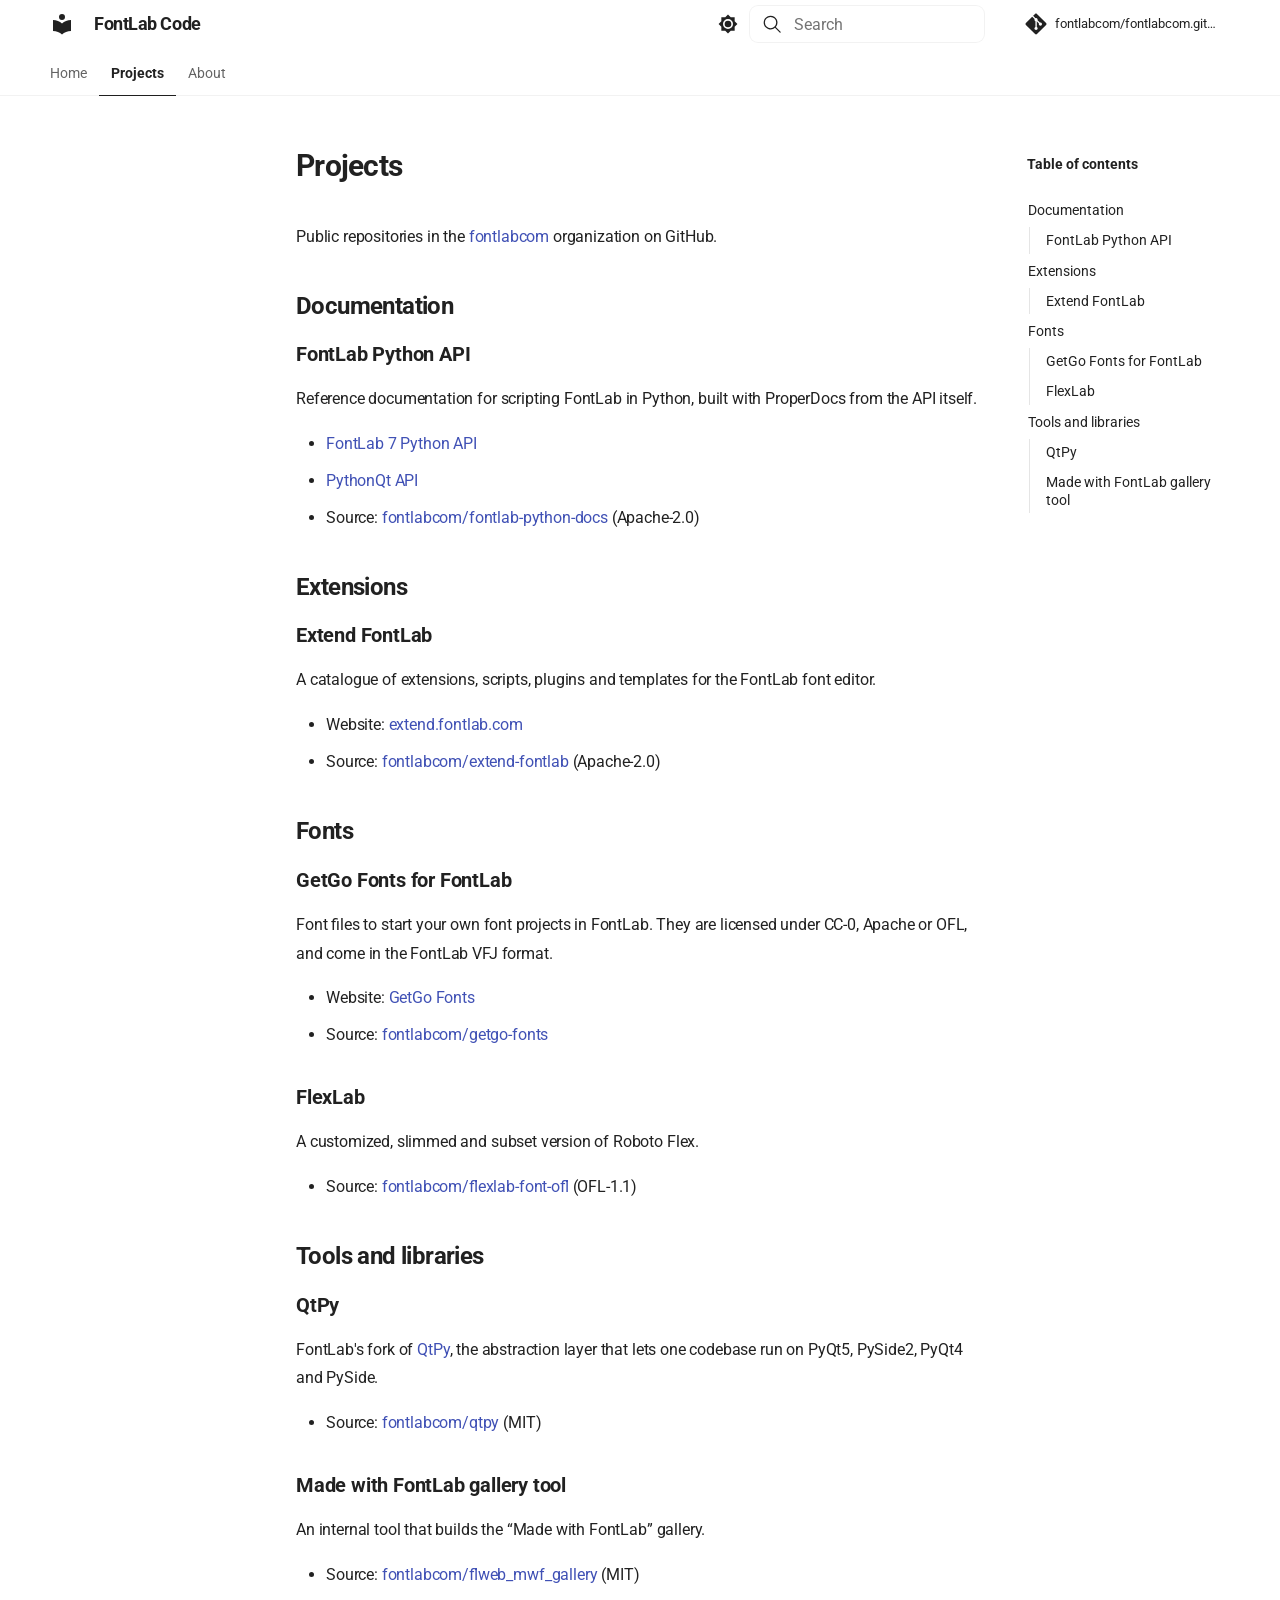
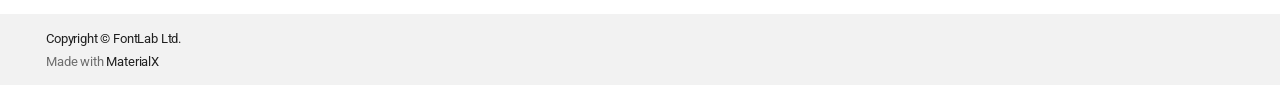
<file: docs/projects/index.html>
<!doctype html>
<html lang="en" class="no-js">
  <head>
    
      <meta charset="utf-8">
      <meta name="viewport" content="width=device-width,initial-scale=1">
      
        <meta name="description" content="FontLab's public code, documentation and resources on GitHub.">
      
      
      
        <link rel="canonical" href="https://code.fontlab.com/projects/">
      
      
        <link rel="prev" href="..">
      
      
        <link rel="next" href="../about/">
      
      
        
      
      
      
      
        
        
        
          <link rel="icon" href="../assets/images/favicon.png">
        
      
      <meta name="generator" content="mkdocs-ProperDocs 1.6.7, mkdocs-materialx-10.1.8">
    
    
      
        <title>Projects - FontLab Code</title>
      
    
    
      <link rel="stylesheet" href="../assets/stylesheets/main.314bbef5.min.css">
      
        
        <link rel="stylesheet" href="../assets/stylesheets/palette.a45159b5.min.css">
      
    
    

    

    
      
    
    
      
        
        
        <link rel="preconnect" href="https://fonts.gstatic.com" crossorigin>
        <link rel="stylesheet" href="https://fonts.googleapis.com/css?family=Roboto:300,300i,400,400i,700,700i%7CRoboto+Mono:400,400i,700,700i&display=fallback">
        <style>:root{--md-text-font:"Roboto";--md-code-font:"Roboto Mono"}</style>
      
    
    
      <link rel="stylesheet" href="https://i.fontlab.com/fltheme26/1.0.0/components.css">
    
      <link rel="stylesheet" href="https://i.fontlab.com/fltheme26/1.0.0/theme.css">
    
      <link rel="stylesheet" href="../css/site.css">
    
    <script>__md_scope=new URL("..",location),__md_hash=e=>[...e].reduce(((e,_)=>(e<<5)-e+_.charCodeAt(0)),0),__md_get=(e,_=localStorage,t=__md_scope)=>JSON.parse(_.getItem(t.pathname+"."+e)),__md_set=(e,_,t=localStorage,a=__md_scope)=>{try{t.setItem(a.pathname+"."+e,JSON.stringify(_))}catch(e){}}</script>
    
      

    
    
  
  <script src="https://i.fontlab.com/menu/fontlab.js" defer></script>

  </head>
  
  
  
  
    
    
      
    
    
    
    
    <body dir="ltr" data-md-color-scheme="default" data-md-color-primary="black" data-md-color-accent="red" data-mx-topbar="glass">
  
    
    <input class="md-toggle" data-md-toggle="drawer" type="checkbox" id="__drawer" autocomplete="off">
    <input class="md-toggle" data-md-toggle="toc" type="checkbox" id="__toc" autocomplete="off">
    <input class="md-toggle" data-md-toggle="search" type="checkbox" id="__search" autocomplete="off">
    <label class="md-overlay" for="__drawer"></label>
    <label class="md-overlay" for="__toc"></label>
    <div data-md-component="skip">
      
        
        <a href="#projects" class="md-skip">
          Skip to content
        </a>
      
    </div>
    <div data-md-component="announce">
      
    </div>
    
    
  <fontlab-menu site-label="FontLab Code"
                site-url="https://code.fontlab.com/"
                mobile-menu="materialx" mobile-search="materialx"></fontlab-menu>
  
      

<header class="md-header" data-md-component="header">
  <nav class="md-header__inner md-grid" aria-label="Header">
    <a href=".." title="FontLab Code" class="md-header__button md-logo" aria-label="FontLab Code" data-md-component="logo">
      
  
  <svg xmlns="http://www.w3.org/2000/svg" viewBox="0 0 24 24"><path d="M12 8a3 3 0 0 0 3-3 3 3 0 0 0-3-3 3 3 0 0 0-3 3 3 3 0 0 0 3 3m0 3.54C9.64 9.35 6.5 8 3 8v11c3.5 0 6.64 1.35 9 3.54 2.36-2.19 5.5-3.54 9-3.54V8c-3.5 0-6.64 1.35-9 3.54"/></svg>

    </a>
    <label class="md-header__button md-icon" for="__drawer">
      
      <svg xmlns="http://www.w3.org/2000/svg" viewBox="0 0 24 24"><path d="M3 6h18v2H3zm0 5h18v2H3zm0 5h18v2H3z"/></svg>
    </label>
    <div class="md-header__title" data-md-component="header-title">
      <div class="md-header__ellipsis">
        <div class="md-header__topic">
          <span class="md-ellipsis">
            FontLab Code
          </span>
        </div>
        <div class="md-header__topic" data-md-component="header-topic">
          <span class="md-ellipsis">
            
              Projects
            
          </span>
        </div>
      </div>
    </div>
    
      
        <form class="md-header__option" data-md-component="palette">
  
    
    
    
    <input class="md-option" data-md-color-media="" data-md-color-scheme="default" data-md-color-primary="black" data-md-color-accent="red"  aria-label="Switch to dark mode"  type="radio" name="__palette" id="__palette_0">
    
      <label class="md-header__button md-icon" title="Switch to dark mode" for="__palette_1" hidden>
        <svg xmlns="http://www.w3.org/2000/svg" viewBox="0 0 24 24"><path d="M12 8a4 4 0 0 0-4 4 4 4 0 0 0 4 4 4 4 0 0 0 4-4 4 4 0 0 0-4-4m0 10a6 6 0 0 1-6-6 6 6 0 0 1 6-6 6 6 0 0 1 6 6 6 6 0 0 1-6 6m8-9.31V4h-4.69L12 .69 8.69 4H4v4.69L.69 12 4 15.31V20h4.69L12 23.31 15.31 20H20v-4.69L23.31 12z"/></svg>
      </label>
    
  
    
    
    
    <input class="md-option" data-md-color-media="" data-md-color-scheme="slate" data-md-color-primary="black" data-md-color-accent="red"  aria-label="Switch to light mode"  type="radio" name="__palette" id="__palette_1">
    
      <label class="md-header__button md-icon" title="Switch to light mode" for="__palette_0" hidden>
        <svg xmlns="http://www.w3.org/2000/svg" viewBox="0 0 24 24"><path d="M12 18c-.89 0-1.74-.2-2.5-.55C11.56 16.5 13 14.42 13 12s-1.44-4.5-3.5-5.45C10.26 6.2 11.11 6 12 6a6 6 0 0 1 6 6 6 6 0 0 1-6 6m8-9.31V4h-4.69L12 .69 8.69 4H4v4.69L.69 12 4 15.31V20h4.69L12 23.31 15.31 20H20v-4.69L23.31 12z"/></svg>
      </label>
    
  
</form>
      
    
    
      <script>var palette=__md_get("__palette");if(palette&&palette.color){if("(prefers-color-scheme)"===palette.color.media){var media=matchMedia("(prefers-color-scheme: light)"),input=document.querySelector(media.matches?"[data-md-color-media='(prefers-color-scheme: light)']":"[data-md-color-media='(prefers-color-scheme: dark)']");palette.color.media=input.getAttribute("data-md-color-media"),palette.color.scheme=input.getAttribute("data-md-color-scheme"),palette.color.primary=input.getAttribute("data-md-color-primary"),palette.color.accent=input.getAttribute("data-md-color-accent")}for(var[key,value]of Object.entries(palette.color))document.body.setAttribute("data-md-color-"+key,value)}</script>
    
    
    
      
      
        <label class="md-header__button md-icon" for="__search">
          
          <svg xmlns="http://www.w3.org/2000/svg" viewBox="0 0 24 24"><path d="M10.25 2a8.25 8.25 0 0 1 6.34 13.53l5.69 5.69a.749.749 0 0 1-.326 1.275.75.75 0 0 1-.734-.215l-5.69-5.69A8.25 8.25 0 1 1 10.25 2M3.5 10.25a6.75 6.75 0 1 0 13.5 0 6.75 6.75 0 0 0-13.5 0"/></svg>
        </label>
        <div class="md-search" data-md-component="search" role="dialog">
  <label class="md-search__overlay" for="__search"></label>
  <div class="md-search__inner" role="search">
    <form class="md-search__form" name="search">
      <input type="text" class="md-search__input" name="query" aria-label="Search" placeholder="Search" autocapitalize="off" autocorrect="off" autocomplete="off" spellcheck="false" data-md-component="search-query" required>
      <label class="md-search__icon md-icon" for="__search">
        
        <svg xmlns="http://www.w3.org/2000/svg" viewBox="0 0 24 24"><path d="M10.25 2a8.25 8.25 0 0 1 6.34 13.53l5.69 5.69a.749.749 0 0 1-.326 1.275.75.75 0 0 1-.734-.215l-5.69-5.69A8.25 8.25 0 1 1 10.25 2M3.5 10.25a6.75 6.75 0 1 0 13.5 0 6.75 6.75 0 0 0-13.5 0"/></svg>
        
        <svg xmlns="http://www.w3.org/2000/svg" viewBox="0 0 24 24"><path d="M20 11v2H8l5.5 5.5-1.42 1.42L4.16 12l7.92-7.92L13.5 5.5 8 11z"/></svg>
      </label>
      <nav class="md-search__options" aria-label="Search">
        
        <button type="reset" class="md-search__icon md-icon" title="Clear" aria-label="Clear" tabindex="-1">
          
          <svg xmlns="http://www.w3.org/2000/svg" viewBox="0 0 24 24"><path d="M19 6.41 17.59 5 12 10.59 6.41 5 5 6.41 10.59 12 5 17.59 6.41 19 12 13.41 17.59 19 19 17.59 13.41 12z"/></svg>
        </button>
      </nav>
      
    </form>
    <div class="md-search__output">
      <div class="md-search__scrollwrap" tabindex="0">
        <div class="md-search-result" data-md-component="search-result">
          <div class="md-search-result__meta">
            Initializing search
          </div>
          <ol class="md-search-result__list" role="presentation"></ol>
        </div>
      </div>
    </div>
  </div>
</div>
      
    
    
      <div class="md-header__source">
        <a href="https://github.com/fontlabcom/fontlabcom.github.io" title="Go to repository" class="md-source" data-md-component="source">
  <div class="md-source__icon md-icon">
    
    <svg xmlns="http://www.w3.org/2000/svg" viewBox="0 0 448 512"><!--! Font Awesome Free 7.1.0 by @fontawesome - https://fontawesome.com License - https://fontawesome.com/license/free (Icons: CC BY 4.0, Fonts: SIL OFL 1.1, Code: MIT License) Copyright 2025 Fonticons, Inc.--><path d="M439.6 236.1 244 40.5c-5.4-5.5-12.8-8.5-20.4-8.5s-15 3-20.4 8.4L162.5 81l51.5 51.5c27.1-9.1 52.7 16.8 43.4 43.7l49.7 49.7c34.2-11.8 61.2 31 35.5 56.7-26.5 26.5-70.2-2.9-56-37.3L240.3 199v121.9c25.3 12.5 22.3 41.8 9.1 55-6.4 6.4-15.2 10.1-24.3 10.1s-17.8-3.6-24.3-10.1c-17.6-17.6-11.1-46.9 11.2-56v-123c-20.8-8.5-24.6-30.7-18.6-45L142.6 101 8.5 235.1C3 240.6 0 247.9 0 255.5s3 15 8.5 20.4l195.6 195.7c5.4 5.4 12.7 8.4 20.4 8.4s15-3 20.4-8.4l194.7-194.7c5.4-5.4 8.4-12.8 8.4-20.4s-3-15-8.4-20.4"/></svg>
  </div>
  <div class="md-source__repository">
    fontlabcom/fontlabcom.github.io
  </div>
</a>
      </div>
    
  </nav>
  
</header>
    

    <div class="md-container" data-md-component="container">
      
      
        
          
            
<nav class="md-tabs" aria-label="Tabs" data-md-component="tabs">
  <div class="md-grid">
    <ul class="md-tabs__list">
      
        
  
  
  
  
    <li class="md-tabs__item">
      <a href=".." class="md-tabs__link">
        
  
  
    
  
  Home

      </a>
    </li>
  

      
        
  
  
  
    
  
  
    <li class="md-tabs__item md-tabs__item--active">
      <a href="./" class="md-tabs__link">
        
  
  
    
  
  Projects

      </a>
    </li>
  

      
        
  
  
  
  
    <li class="md-tabs__item">
      <a href="../about/" class="md-tabs__link">
        
  
  
    
  
  About

      </a>
    </li>
  

      
    </ul>
  </div>
</nav>
          
        
      
      <main class="md-main" data-md-component="main">
        <div class="md-main__inner md-grid">
          
            
              
              <div class="md-sidebar md-sidebar--primary" data-md-component="sidebar" data-md-type="navigation" >
                <div class="md-sidebar__scrollwrap">
                  <div class="md-sidebar__inner">
                    


  


<nav class="md-nav md-nav--primary md-nav--lifted" aria-label="Navigation" data-md-level="0">
  <label class="md-nav__title" for="__drawer">
    <a href=".." title="FontLab Code" class="md-nav__button md-logo" aria-label="FontLab Code" data-md-component="logo">
      
  
  <svg xmlns="http://www.w3.org/2000/svg" viewBox="0 0 24 24"><path d="M12 8a3 3 0 0 0 3-3 3 3 0 0 0-3-3 3 3 0 0 0-3 3 3 3 0 0 0 3 3m0 3.54C9.64 9.35 6.5 8 3 8v11c3.5 0 6.64 1.35 9 3.54 2.36-2.19 5.5-3.54 9-3.54V8c-3.5 0-6.64 1.35-9 3.54"/></svg>

    </a>
    FontLab Code
  </label>
  
    <div class="md-nav__source">
      <a href="https://github.com/fontlabcom/fontlabcom.github.io" title="Go to repository" class="md-source" data-md-component="source">
  <div class="md-source__icon md-icon">
    
    <svg xmlns="http://www.w3.org/2000/svg" viewBox="0 0 448 512"><!--! Font Awesome Free 7.1.0 by @fontawesome - https://fontawesome.com License - https://fontawesome.com/license/free (Icons: CC BY 4.0, Fonts: SIL OFL 1.1, Code: MIT License) Copyright 2025 Fonticons, Inc.--><path d="M439.6 236.1 244 40.5c-5.4-5.5-12.8-8.5-20.4-8.5s-15 3-20.4 8.4L162.5 81l51.5 51.5c27.1-9.1 52.7 16.8 43.4 43.7l49.7 49.7c34.2-11.8 61.2 31 35.5 56.7-26.5 26.5-70.2-2.9-56-37.3L240.3 199v121.9c25.3 12.5 22.3 41.8 9.1 55-6.4 6.4-15.2 10.1-24.3 10.1s-17.8-3.6-24.3-10.1c-17.6-17.6-11.1-46.9 11.2-56v-123c-20.8-8.5-24.6-30.7-18.6-45L142.6 101 8.5 235.1C3 240.6 0 247.9 0 255.5s3 15 8.5 20.4l195.6 195.7c5.4 5.4 12.7 8.4 20.4 8.4s15-3 20.4-8.4l194.7-194.7c5.4-5.4 8.4-12.8 8.4-20.4s-3-15-8.4-20.4"/></svg>
  </div>
  <div class="md-source__repository">
    fontlabcom/fontlabcom.github.io
  </div>
</a>
    </div>
  
  <ul class="md-nav__list">
    
      
      
  
  
  
  
    <li class="md-nav__item">
      <a href=".." class="md-nav__link">
        
  
  
  <span class="md-ellipsis">
    
  
    Home
  

    
  </span>
  
  

      </a>
    </li>
  

    
      
      
  
  
    
  
  
  
    <li class="md-nav__item md-nav__item--active">
      
      <input class="md-nav__toggle md-toggle" type="checkbox" id="__toc">
      
      
        
      
      
        <label class="md-nav__link md-nav__link--active" for="__toc">
          
  
  
  <span class="md-ellipsis">
    
  
    Projects
  

    
  </span>
  
  

          <span class="md-nav__icon md-icon"></span>
        </label>
      
      <a href="./" class="md-nav__link md-nav__link--active">
        
  
  
  <span class="md-ellipsis">
    
  
    Projects
  

    
  </span>
  
  

      </a>
      
        

<nav class="md-nav md-nav--secondary" aria-label="Table of contents">
  
  
  
    
  
  
    <label class="md-nav__title" for="__toc">
      <span class="md-nav__icon md-icon"></span>
      Table of contents
    </label>
    <ul class="md-nav__list" data-md-component="toc">
      
        <li class="md-nav__item">
  <a href="#documentation" class="md-nav__link">
    <span class="md-ellipsis">
      
        Documentation
      
    </span>
  </a>
  
    <nav class="md-nav" aria-label="Documentation">
      <ul class="md-nav__list">
        
          <li class="md-nav__item">
  <a href="#fontlab-python-api" class="md-nav__link">
    <span class="md-ellipsis">
      
        FontLab Python API
      
    </span>
  </a>
  
</li>
        
      </ul>
    </nav>
  
</li>
      
        <li class="md-nav__item">
  <a href="#extensions" class="md-nav__link">
    <span class="md-ellipsis">
      
        Extensions
      
    </span>
  </a>
  
    <nav class="md-nav" aria-label="Extensions">
      <ul class="md-nav__list">
        
          <li class="md-nav__item">
  <a href="#extend-fontlab" class="md-nav__link">
    <span class="md-ellipsis">
      
        Extend FontLab
      
    </span>
  </a>
  
</li>
        
      </ul>
    </nav>
  
</li>
      
        <li class="md-nav__item">
  <a href="#fonts" class="md-nav__link">
    <span class="md-ellipsis">
      
        Fonts
      
    </span>
  </a>
  
    <nav class="md-nav" aria-label="Fonts">
      <ul class="md-nav__list">
        
          <li class="md-nav__item">
  <a href="#getgo-fonts-for-fontlab" class="md-nav__link">
    <span class="md-ellipsis">
      
        GetGo Fonts for FontLab
      
    </span>
  </a>
  
</li>
        
          <li class="md-nav__item">
  <a href="#flexlab" class="md-nav__link">
    <span class="md-ellipsis">
      
        FlexLab
      
    </span>
  </a>
  
</li>
        
      </ul>
    </nav>
  
</li>
      
        <li class="md-nav__item">
  <a href="#tools-and-libraries" class="md-nav__link">
    <span class="md-ellipsis">
      
        Tools and libraries
      
    </span>
  </a>
  
    <nav class="md-nav" aria-label="Tools and libraries">
      <ul class="md-nav__list">
        
          <li class="md-nav__item">
  <a href="#qtpy" class="md-nav__link">
    <span class="md-ellipsis">
      
        QtPy
      
    </span>
  </a>
  
</li>
        
          <li class="md-nav__item">
  <a href="#made-with-fontlab-gallery-tool" class="md-nav__link">
    <span class="md-ellipsis">
      
        Made with FontLab gallery tool
      
    </span>
  </a>
  
</li>
        
      </ul>
    </nav>
  
</li>
      
    </ul>
  
</nav>
      
    </li>
  

    
      
      
  
  
  
  
    <li class="md-nav__item">
      <a href="../about/" class="md-nav__link">
        
  
  
  <span class="md-ellipsis">
    
  
    About
  

    
  </span>
  
  

      </a>
    </li>
  

    
  </ul>
</nav>
                  </div>
                </div>
              </div>
            
            
              
              <div class="md-sidebar md-sidebar--secondary" data-md-component="sidebar" data-md-type="toc" >
                <div class="md-sidebar__scrollwrap">
                  <div class="md-sidebar__inner">
                    

<nav class="md-nav md-nav--secondary" aria-label="Table of contents">
  
  
  
    
  
  
    <label class="md-nav__title" for="__toc">
      <span class="md-nav__icon md-icon"></span>
      Table of contents
    </label>
    <ul class="md-nav__list" data-md-component="toc">
      
        <li class="md-nav__item">
  <a href="#documentation" class="md-nav__link">
    <span class="md-ellipsis">
      
        Documentation
      
    </span>
  </a>
  
    <nav class="md-nav" aria-label="Documentation">
      <ul class="md-nav__list">
        
          <li class="md-nav__item">
  <a href="#fontlab-python-api" class="md-nav__link">
    <span class="md-ellipsis">
      
        FontLab Python API
      
    </span>
  </a>
  
</li>
        
      </ul>
    </nav>
  
</li>
      
        <li class="md-nav__item">
  <a href="#extensions" class="md-nav__link">
    <span class="md-ellipsis">
      
        Extensions
      
    </span>
  </a>
  
    <nav class="md-nav" aria-label="Extensions">
      <ul class="md-nav__list">
        
          <li class="md-nav__item">
  <a href="#extend-fontlab" class="md-nav__link">
    <span class="md-ellipsis">
      
        Extend FontLab
      
    </span>
  </a>
  
</li>
        
      </ul>
    </nav>
  
</li>
      
        <li class="md-nav__item">
  <a href="#fonts" class="md-nav__link">
    <span class="md-ellipsis">
      
        Fonts
      
    </span>
  </a>
  
    <nav class="md-nav" aria-label="Fonts">
      <ul class="md-nav__list">
        
          <li class="md-nav__item">
  <a href="#getgo-fonts-for-fontlab" class="md-nav__link">
    <span class="md-ellipsis">
      
        GetGo Fonts for FontLab
      
    </span>
  </a>
  
</li>
        
          <li class="md-nav__item">
  <a href="#flexlab" class="md-nav__link">
    <span class="md-ellipsis">
      
        FlexLab
      
    </span>
  </a>
  
</li>
        
      </ul>
    </nav>
  
</li>
      
        <li class="md-nav__item">
  <a href="#tools-and-libraries" class="md-nav__link">
    <span class="md-ellipsis">
      
        Tools and libraries
      
    </span>
  </a>
  
    <nav class="md-nav" aria-label="Tools and libraries">
      <ul class="md-nav__list">
        
          <li class="md-nav__item">
  <a href="#qtpy" class="md-nav__link">
    <span class="md-ellipsis">
      
        QtPy
      
    </span>
  </a>
  
</li>
        
          <li class="md-nav__item">
  <a href="#made-with-fontlab-gallery-tool" class="md-nav__link">
    <span class="md-ellipsis">
      
        Made with FontLab gallery tool
      
    </span>
  </a>
  
</li>
        
      </ul>
    </nav>
  
</li>
      
    </ul>
  
</nav>
                  </div>
                </div>
              </div>
            
          
          
            <div class="md-content" data-md-component="content">
              
              <article class="md-content__inner md-typeset">
                
                  
  
  


<h1 id="projects">Projects<a class="headerlink" href="#projects" title="Permanent link">&para;</a></h1>
<p>Public repositories in the <a href="https://github.com/fontlabcom">fontlabcom</a>
organization on GitHub.</p>
<h2 id="documentation">Documentation<a class="headerlink" href="#documentation" title="Permanent link">&para;</a></h2>
<h3 id="fontlab-python-api">FontLab Python API<a class="headerlink" href="#fontlab-python-api" title="Permanent link">&para;</a></h3>
<p>Reference documentation for scripting FontLab in Python, built with
ProperDocs from the API itself.</p>
<ul>
<li><a href="https://code.fontlab.com/fontlab-python-docs/">FontLab 7 Python API</a></li>
<li><a href="https://code.fontlab.com/fontlab-python-docs/pythonqt/">PythonQt API</a></li>
<li>Source: <a href="https://github.com/fontlabcom/fontlab-python-docs">fontlabcom/fontlab-python-docs</a> (Apache-2.0)</li>
</ul>
<h2 id="extensions">Extensions<a class="headerlink" href="#extensions" title="Permanent link">&para;</a></h2>
<h3 id="extend-fontlab">Extend FontLab<a class="headerlink" href="#extend-fontlab" title="Permanent link">&para;</a></h3>
<p>A catalogue of extensions, scripts, plugins and templates for the FontLab font editor.</p>
<ul>
<li>Website: <a href="https://extend.fontlab.com/">extend.fontlab.com</a></li>
<li>Source: <a href="https://github.com/fontlabcom/extend-fontlab">fontlabcom/extend-fontlab</a> (Apache-2.0)</li>
</ul>
<h2 id="fonts">Fonts<a class="headerlink" href="#fonts" title="Permanent link">&para;</a></h2>
<h3 id="getgo-fonts-for-fontlab">GetGo Fonts for FontLab<a class="headerlink" href="#getgo-fonts-for-fontlab" title="Permanent link">&para;</a></h3>
<p>Font files to start your own font projects in FontLab. They are licensed
under CC-0, Apache or OFL, and come in the FontLab VFJ format.</p>
<ul>
<li>Website: <a href="https://code.fontlab.com/getgo-fonts/">GetGo Fonts</a></li>
<li>Source: <a href="https://github.com/fontlabcom/getgo-fonts">fontlabcom/getgo-fonts</a></li>
</ul>
<h3 id="flexlab">FlexLab<a class="headerlink" href="#flexlab" title="Permanent link">&para;</a></h3>
<p>A customized, slimmed and subset version of Roboto Flex.</p>
<ul>
<li>Source: <a href="https://github.com/fontlabcom/flexlab-font-ofl">fontlabcom/flexlab-font-ofl</a> (OFL-1.1)</li>
</ul>
<h2 id="tools-and-libraries">Tools and libraries<a class="headerlink" href="#tools-and-libraries" title="Permanent link">&para;</a></h2>
<h3 id="qtpy">QtPy<a class="headerlink" href="#qtpy" title="Permanent link">&para;</a></h3>
<p>FontLab's fork of <a href="https://github.com/spyder-ide/qtpy">QtPy</a>, the
abstraction layer that lets one codebase run on PyQt5, PySide2, PyQt4 and PySide.</p>
<ul>
<li>Source: <a href="https://github.com/fontlabcom/qtpy">fontlabcom/qtpy</a> (MIT)</li>
</ul>
<h3 id="made-with-fontlab-gallery-tool">Made with FontLab gallery tool<a class="headerlink" href="#made-with-fontlab-gallery-tool" title="Permanent link">&para;</a></h3>
<p>An internal tool that builds the “Made with FontLab” gallery.</p>
<ul>
<li>Source: <a href="https://github.com/fontlabcom/flweb_mwf_gallery">fontlabcom/flweb_mwf_gallery</a> (MIT)</li>
</ul>












                
              </article>
            </div>
          
          
<script>var target=document.getElementById(location.hash.slice(1));target&&target.name&&(target.checked=target.name.startsWith("__tabbed_"))</script>
        </div>
          <div class="md-top" data-md-component="top" hidden>
  <div class="md-top__center">
    <button type="button" class="md-top__button md-top__button--main" data-md-action="top">
      
      <svg xmlns="http://www.w3.org/2000/svg" viewBox="0 0 24 24"><path d="M13 20h-2V8l-5.5 5.5-1.42-1.42L12 4.16l7.92 7.92-1.42 1.42L13 8z"/></svg>
      <span>Back to top</span>
    </button>
    
      
      
      <label class="md-top__button md-top__side md-top__side--nav" for="__drawer" >
        <svg xmlns="http://www.w3.org/2000/svg" fill="none" stroke="currentColor" stroke-linecap="round" stroke-linejoin="round" stroke-width="2" class="lucide lucide-panel-left" viewBox="0 0 24 24"><rect width="18" height="18" x="3" y="3" rx="2"/><path d="M9 3v18"/></svg>
      </label>
    
    
      
      
      <label class="md-top__button md-top__side md-top__side--toc" for="__toc" >
        <svg xmlns="http://www.w3.org/2000/svg" fill="none" stroke="currentColor" stroke-linecap="round" stroke-linejoin="round" stroke-width="2" class="lucide lucide-panel-right" viewBox="0 0 24 24"><rect width="18" height="18" x="3" y="3" rx="2"/><path d="M15 3v18"/></svg>
      </label>
    
  </div>
</div>
      </main>
      
  
        <footer class="md-footer">
  
  <div class="md-footer-meta md-typeset">
    <div class="md-footer-meta__inner md-grid">
      <div class="md-copyright">
  
    <div class="md-copyright__highlight">
      Copyright &copy; FontLab Ltd.
    </div>
  
  
    Made with
    <a href="https://jaywhj.github.io/mkdocs-materialx/" target="_blank" rel="noopener">
      MaterialX
    </a>
  
</div>
      
    </div>
  </div>
</footer>
      
  <fontlab-footer></fontlab-footer>

    </div>
    <div class="md-dialog" data-md-component="dialog">
      <div class="md-dialog__inner md-typeset"></div>
    </div>
    
    
    
      
      
      <script id="__config" type="application/json">{"annotate": null, "base": "..", "code": null, "features": ["navigation.tabs", "navigation.top", "navigation.indexes", "search.highlight", "content.code.copy"], "search": "../assets/javascripts/workers/search.2c215733.min.js", "tags": null, "translations": {"clipboard.copied": "Copied to clipboard", "clipboard.copy": "Copy to clipboard", "code.collapse": "Collapse", "code.download": "Download", "code.expand": "Expand remaining # lines", "code.select": "Toggle line selection", "search.result.more.one": "1 more on this page", "search.result.more.other": "# more on this page", "search.result.none": "No matching documents", "search.result.one": "1 matching document", "search.result.other": "# matching documents", "search.result.placeholder": "Type to start searching", "search.result.term.missing": "Missing", "select.version": "Select version"}, "version": null}</script>
    
    
      <script src="../assets/javascripts/bundle.fc193f93.min.js"></script>
      
        <script src="https://i.fontlab.com/fltheme26/1.0.0/basecoat.js"></script>
      
        <script src="https://i.fontlab.com/fltheme26/1.0.0/theme.js"></script>
      
    
  </body>
</html>
</file>
<file: docs/css/site.css>
/* this_file: src_docs/md/css/site.css */
/* Layout for the project cards; colours and components come from fltheme26. */
.fl-projects {
  display: grid;
  grid-template-columns: repeat(auto-fill, minmax(16rem, 1fr));
  gap: 1rem;
  margin: 1.5rem 0;
}
.fl-projects > .du-card { height: 100%; }
.fl-projects .du-card-body > p { margin: 0 0 0.5rem; }
.fl-projects .du-card-actions { margin-top: auto; flex-wrap: wrap; }
</file>
<file: docs/assets/stylesheets/main.314bbef5.min.css>
@charset "UTF-8";html{-webkit-text-size-adjust:none;-moz-text-size-adjust:none;text-size-adjust:none;box-sizing:border-box}*,:after,:before{box-sizing:inherit}@media (prefers-reduced-motion){*,:after,:before{transition:none!important}}body{margin:0}a,button,input,label{-webkit-tap-highlight-color:transparent}a{color:inherit;text-decoration:none}hr{border:0;box-sizing:initial;display:block;height:.05rem;overflow:visible;padding:0}small{font-size:80%}sub,sup{line-height:1em}img{border-style:none}table{border-collapse:initial;border-spacing:0}td,th{font-weight:400;vertical-align:top}button{background:#0000;border:0;font-family:inherit;font-size:inherit;margin:0;padding:0}input{border:0;outline:none}:root{--md-primary-fg-color:#4051b5;--md-primary-fg-color--transparent:#4051b51a;--md-primary-fg-color--light:#5d6cc0;--md-primary-fg-color--dark:#303fa1;--md-primary-bg-color:#fff;--md-primary-bg-color--light:#ffffffb3;--md-accent-fg-color:#526cfe;--md-accent-fg-color--transparent:#526cfe1a;--md-accent-bg-color:#fff;--md-accent-bg-color--light:#ffffffb3}[data-md-color-scheme]{--mx-topbar-bg:var(--md-default-bg-color--light);--mx-topbar-fg:var(--md-default-fg-color);--mx-topbar-fg-muted:var(--md-default-fg-color--light);--mx-topbar-backdrop-filter:blur(px2rem(8px));--mx-tabs-active-underline:var(--md-default-fg-color);--mx-search-outline:var(--md-default-fg-color--lightest);--mx-search-hover-bg:#0003}[data-mx-topbar=primary]{--mx-topbar-bg:var(--md-primary-fg-color);--mx-topbar-fg:var(--md-primary-bg-color);--mx-topbar-fg-muted:var(--mx-topbar-fg);--mx-topbar-backdrop-filter:none;--mx-tabs-active-underline:#0000;--mx-search-outline:var(--mx-topbar-fg);--mx-search-hover-bg:var(--mx-topbar-fg)}@supports (color:color-mix(in srgb,black,white)){[data-mx-topbar=primary]{--mx-topbar-bg:color-mix(in srgb,var(--md-primary-fg-color) 80%,var(--md-default-bg-color));--mx-topbar-fg-muted:color-mix(in srgb,var(--mx-topbar-fg) 72%,#0000);--mx-search-outline:color-mix(in srgb,var(--mx-topbar-fg) 22%,#0000);--mx-search-hover-bg:color-mix(in srgb,var(--mx-topbar-fg) 16%,#0000)}}[data-mx-topbar=accent]{--mx-topbar-bg:var(--md-accent-fg-color);--mx-topbar-fg:var(--md-accent-bg-color);--mx-topbar-fg-muted:var(--mx-topbar-fg);--mx-topbar-backdrop-filter:none;--mx-tabs-active-underline:#0000;--mx-search-outline:var(--mx-topbar-fg);--mx-search-hover-bg:var(--mx-topbar-fg)}@supports (color:color-mix(in srgb,black,white)){[data-mx-topbar=accent]{--mx-topbar-bg:color-mix(in srgb,var(--md-accent-fg-color) 80%,var(--md-default-bg-color));--mx-topbar-fg-muted:color-mix(in srgb,var(--mx-topbar-fg) 72%,#0000);--mx-search-outline:color-mix(in srgb,var(--mx-topbar-fg) 22%,#0000);--mx-search-hover-bg:color-mix(in srgb,var(--mx-topbar-fg) 16%,#0000)}}[data-md-color-scheme=default]{color-scheme:light}[data-md-color-scheme=default] img[src$="#gh-dark-mode-only"],[data-md-color-scheme=default] img[src$="#only-dark"]{display:none}:root,[data-md-color-scheme=default]{--md-hue:225deg;--md-default-fg-color:#000000de;--md-default-fg-color--light:#0000008c;--md-default-fg-color--lighter:#00000052;--md-default-fg-color--lightest:#0000000d;--md-default-bg-color:#fff;--md-default-bg-color--light:#ffffffb3;--md-default-bg-color--lighter:#ffffff4d;--md-default-bg-color--lightest:#ffffff1f;--md-default-fg-color--quote:#0000001a;--md-code-fg-color:#36464e;--md-code-bg-color:#f5f5f5;--md-code-bg-color--light:#f5f5f5b3;--md-code-bg-color--lighter:#f5f5f54d;--md-code-hl-color:#4287ff;--md-code-hl-color--light:#4287ff1a;--md-code-hl-number-color:#d52a2a;--md-code-hl-special-color:#db1457;--md-code-hl-function-color:#a846b9;--md-code-hl-constant-color:#6e59d9;--md-code-hl-keyword-color:#3f6ec6;--md-code-hl-string-color:#1c7d4d;--md-code-hl-name-color:var(--md-code-fg-color);--md-code-hl-operator-color:var(--md-default-fg-color--light);--md-code-hl-punctuation-color:var(--md-default-fg-color--light);--md-code-hl-comment-color:var(--md-default-fg-color--light);--md-code-hl-generic-color:var(--md-default-fg-color--light);--md-code-hl-variable-color:var(--md-default-fg-color--light);--md-typeset-color:var(--md-default-fg-color);--md-typeset-a-color:var(--md-primary-fg-color);--md-typeset-del-color:#f5503d26;--md-typeset-ins-color:#0bd57026;--md-typeset-kbd-color:#fafafa;--md-typeset-kbd-accent-color:#fff;--md-typeset-kbd-border-color:#b8b8b8;--md-typeset-mark-color:#ffff0080;--md-typeset-table-color:#0000001f;--md-typeset-table-color--light:#0000000f;--md-typeset-table-row-color:#00000008;--md-admonition-fg-color:var(--md-default-fg-color);--md-admonition-bg-color:var(--md-default-bg-color);--md-warning-fg-color:#000000de;--md-warning-bg-color:#ff9;--md-shadow-z1:0 0.1rem 0.3rem #0000000d,0 0 0.05rem #0003;--md-shadow-z2:0 0.2rem 0.5rem #0000001a,0 0 0.05rem #00000040;--md-shadow-z3:0 0.2rem 0.5rem #0003,0 0 0.05rem #00000059;--color-foreground:0 0 0;--color-background:255 255 255;--color-background-subtle:240 240 240;--color-backdrop:255 255 255}.md-icon svg{fill:currentcolor;display:block;height:1.2rem;width:1.2rem}.md-icon svg.lucide{fill:#0000;stroke:currentcolor}body{-webkit-font-smoothing:antialiased;-moz-osx-font-smoothing:grayscale;--md-text-font-family:var(--md-text-font,_),-apple-system,BlinkMacSystemFont,Helvetica,Arial,sans-serif;--md-code-font-family:var(--md-code-font,_),SFMono-Regular,Consolas,Menlo,monospace}aside,body,input{font-feature-settings:"kern","liga";color:var(--md-typeset-color);font-family:var(--md-text-font-family)}code,kbd,pre{font-feature-settings:"kern";font-family:var(--md-code-font-family)}:root{--md-typeset-table-sort-icon:url('data:image/svg+xml;charset=utf-8,<svg xmlns="http://www.w3.org/2000/svg" viewBox="0 0 24 24"><path d="m18 21-4-4h3V7h-3l4-4 4 4h-3v10h3M2 19v-2h10v2M2 13v-2h7v2M2 7V5h4v2z"/></svg>');--md-typeset-table-sort-icon--asc:url('data:image/svg+xml;charset=utf-8,<svg xmlns="http://www.w3.org/2000/svg" viewBox="0 0 24 24"><path d="M19 17h3l-4 4-4-4h3V3h2M2 17h10v2H2M6 5v2H2V5m0 6h7v2H2z"/></svg>');--md-typeset-table-sort-icon--desc:url('data:image/svg+xml;charset=utf-8,<svg xmlns="http://www.w3.org/2000/svg" viewBox="0 0 24 24"><path d="M19 7h3l-4-4-4 4h3v14h2M2 17h10v2H2M6 5v2H2V5m0 6h7v2H2z"/></svg>');--md-typeset-preview-icon:url('data:image/svg+xml;charset=utf-8,<svg xmlns="http://www.w3.org/2000/svg" viewBox="0 0 24 24"><path d="M11 1.07C7.05 1.56 4 4.92 4 9h7m-7 6a8 8 0 0 0 8 8 8 8 0 0 0 8-8v-4H4m9-9.93V9h7c0-4.08-3.06-7.44-7-7.93"/></svg>')}.md-typeset{-webkit-print-color-adjust:exact;color-adjust:exact;font-size:.8rem;letter-spacing:-.01em;line-height:1.8;overflow-wrap:break-word}@media print{.md-typeset{font-size:.68rem}}.md-typeset blockquote,.md-typeset dl,.md-typeset figure,.md-typeset ol,.md-typeset pre,.md-typeset ul{margin-bottom:1em;margin-top:1em}.md-typeset h1{color:var(--md-default-fg-color);font-size:1.875em;line-height:1.3;margin:0 0 1.25em}.md-typeset h1,.md-typeset h2{font-weight:700;letter-spacing:-.025em}.md-typeset h2{font-size:1.5em;line-height:1.4;margin:1.6em 0 .64em}.md-typeset h3{font-size:1.25em;font-weight:700;letter-spacing:-.01em;line-height:1.5;margin:1.6em 0 .8em}.md-typeset h2+h3{margin-top:.8em}.md-typeset h4{font-weight:700;letter-spacing:-.01em;margin:1em 0}.md-typeset h5,.md-typeset h6{color:var(--md-default-fg-color--light);font-size:.8em;font-weight:700;letter-spacing:-.01em;margin:1.25em 0}.md-typeset h5{text-transform:uppercase}.md-typeset h5 code{text-transform:none}.md-typeset hr{border-bottom:.05rem solid var(--md-default-fg-color--lightest);display:flow-root;margin:1.5em 0}.md-typeset a{color:var(--md-typeset-a-color);word-break:break-word}.md-typeset a,.md-typeset a:before{transition:color 125ms}.md-typeset a:focus,.md-typeset a:hover{color:var(--md-accent-fg-color);text-decoration:underline}.md-typeset a:focus code,.md-typeset a:hover code{background-color:var(--md-accent-fg-color--transparent);color:var(--md-accent-fg-color)}.md-typeset a code{color:var(--md-typeset-a-color)}.md-typeset a.focus-visible{outline-color:var(--md-accent-fg-color);outline-offset:.2rem}.md-typeset code,.md-typeset kbd,.md-typeset pre{color:var(--md-code-fg-color);direction:ltr;font-variant-ligatures:none;transition:background-color 125ms}@media print{.md-typeset code,.md-typeset kbd,.md-typeset pre{white-space:pre-wrap}}.md-typeset code{background-color:var(--md-code-bg-color);border-radius:.2rem;-webkit-box-decoration-break:clone;box-decoration-break:clone;font-size:.85em;line-height:1.4;padding:2px .4411764706em;transition:color 125ms,background-color 125ms;vertical-align:.02em;word-break:break-word}.md-typeset code:not(.focus-visible){-webkit-tap-highlight-color:transparent;outline:none}.md-typeset pre{display:flow-root;line-height:1.4;position:relative}.md-typeset pre>code{border-radius:.4rem;-webkit-box-decoration-break:slice;box-decoration-break:slice;box-shadow:none;display:block;margin:0;outline-color:var(--md-accent-fg-color);overflow:auto;padding:.7720588235em 1.1764705882em;scrollbar-color:var(--md-default-fg-color--lighter) #0000;scrollbar-width:thin;touch-action:auto;word-break:normal}.md-typeset pre>code:hover{scrollbar-color:var(--md-accent-fg-color) #0000}.md-typeset pre>code::-webkit-scrollbar-thumb{background-color:var(--md-default-fg-color--lighter)}.md-typeset pre>code::-webkit-scrollbar-thumb:hover{background-color:var(--md-accent-fg-color)}.md-typeset kbd{border-radius:.2rem;box-shadow:0 0 0 .05rem var(--md-typeset-kbd-border-color),0 .15rem 0 var(--md-typeset-kbd-border-color);color:var(--md-default-fg-color);display:inline-block;font-size:.75em;padding:0 .6666666667em;vertical-align:text-top;word-break:break-word}.md-typeset mark{background-color:var(--md-typeset-mark-color);-webkit-box-decoration-break:clone;box-decoration-break:clone;color:inherit;word-break:break-word}.md-typeset abbr{border-bottom:.05rem dotted var(--md-default-fg-color--light);cursor:help;text-decoration:none}.md-typeset [data-preview]{position:relative}[dir=ltr] .md-typeset [data-preview]:after{margin-left:.125em}[dir=rtl] .md-typeset [data-preview]:after{margin-right:.125em}.md-typeset [data-preview]:after{background-color:currentcolor;content:"";display:inline-block;height:.8em;-webkit-mask-image:var(--md-typeset-preview-icon);mask-image:var(--md-typeset-preview-icon);-webkit-mask-repeat:no-repeat;mask-repeat:no-repeat;-webkit-mask-size:contain;mask-size:contain;transition:background-color 125ms;vertical-align:text-top;width:.8em}.md-typeset small{opacity:.75}[dir=ltr] .md-typeset sub,[dir=ltr] .md-typeset sup{margin-left:.078125em}[dir=rtl] .md-typeset sub,[dir=rtl] .md-typeset sup{margin-right:.078125em}[dir=ltr] .md-typeset blockquote{padding-left:.6rem}[dir=rtl] .md-typeset blockquote{padding-right:.6rem}[dir=ltr] .md-typeset blockquote{border-left:.2rem solid var(--md-default-fg-color--quote)}[dir=rtl] .md-typeset blockquote{border-right:.2rem solid var(--md-default-fg-color--quote)}.md-typeset blockquote{color:var(--md-default-fg-color--light);font-size:.7rem;margin-left:0;margin-right:0}.md-typeset ul{list-style-type:disc}.md-typeset ul[type]{list-style-type:revert-layer}[dir=ltr] .md-typeset ol,[dir=ltr] .md-typeset ul{margin-left:.625em}[dir=rtl] .md-typeset ol,[dir=rtl] .md-typeset ul{margin-right:.625em}.md-typeset ol,.md-typeset ul{padding:0}.md-typeset ol:not([hidden]),.md-typeset ul:not([hidden]){display:flow-root}.md-typeset ol ol,.md-typeset ul ol{list-style-type:lower-alpha}.md-typeset ol ol ol,.md-typeset ul ol ol{list-style-type:lower-roman}.md-typeset ol ol ol ol,.md-typeset ul ol ol ol{list-style-type:upper-alpha}.md-typeset ol ol ol ol ol,.md-typeset ul ol ol ol ol{list-style-type:upper-roman}.md-typeset ol[type],.md-typeset ul[type]{list-style-type:revert-layer}[dir=ltr] .md-typeset ol li,[dir=ltr] .md-typeset ul li{margin-left:1.25em}[dir=rtl] .md-typeset ol li,[dir=rtl] .md-typeset ul li{margin-right:1.25em}.md-typeset ol li,.md-typeset ul li{margin-bottom:.5em}.md-typeset ol li blockquote,.md-typeset ol li p,.md-typeset ul li blockquote,.md-typeset ul li p{margin:.5em 0}.md-typeset ol li:last-child,.md-typeset ul li:last-child{margin-bottom:0}[dir=ltr] .md-typeset ol li ol,[dir=ltr] .md-typeset ol li ul,[dir=ltr] .md-typeset ul li ol,[dir=ltr] .md-typeset ul li ul{margin-left:.625em}[dir=rtl] .md-typeset ol li ol,[dir=rtl] .md-typeset ol li ul,[dir=rtl] .md-typeset ul li ol,[dir=rtl] .md-typeset ul li ul{margin-right:.625em}.md-typeset ol li ol,.md-typeset ol li ul,.md-typeset ul li ol,.md-typeset ul li ul{margin-bottom:.5em;margin-top:.5em}[dir=ltr] .md-typeset dd{margin-left:1.875em}[dir=rtl] .md-typeset dd{margin-right:1.875em}.md-typeset dd{margin-bottom:1.5em;margin-top:1em}.md-typeset img,.md-typeset svg,.md-typeset video{height:auto;max-width:100%}.md-typeset img[align=left]{margin:1em 1em 1em 0}.md-typeset img[align=right]{margin:1em 0 1em 1em}.md-typeset img[align]:only-child{margin-top:0}.md-typeset figure{display:flow-root;margin:1em auto;max-width:100%;text-align:center;width:fit-content}.md-typeset figure img{display:block;margin:0 auto}.md-typeset figcaption{font-style:italic;margin:1em auto;max-width:24rem}.md-typeset iframe{max-width:100%}.md-typeset table:not([class]){background-color:var(--md-default-bg-color);border:.05rem solid var(--md-typeset-table-color);border-radius:.1rem;display:inline-block;font-size:.64rem;max-width:100%;overflow:auto;touch-action:auto}@media print{.md-typeset table:not([class]){display:table}}.md-typeset table:not([class])+*{margin-top:1.5em}.md-typeset table:not([class]) td>:first-child,.md-typeset table:not([class]) th>:first-child{margin-top:0}.md-typeset table:not([class]) td>:last-child,.md-typeset table:not([class]) th>:last-child{margin-bottom:0}.md-typeset table:not([class]) td:not([align]),.md-typeset table:not([class]) th:not([align]){text-align:left}[dir=rtl] .md-typeset table:not([class]) td:not([align]),[dir=rtl] .md-typeset table:not([class]) th:not([align]){text-align:right}.md-typeset table:not([class]) th{font-weight:700;min-width:5rem;padding:.9375em 1.25em;vertical-align:top}.md-typeset table:not([class]) td{border-top:.05rem solid var(--md-typeset-table-color);padding:.9375em 1.25em;vertical-align:top}.md-typeset table:not([class]) tbody tr{transition:background-color 125ms}.md-typeset table:not([class]) tbody tr:nth-of-type(odd){background-color:var(--md-typeset-table-row-color)}.md-typeset table:not([class]) tbody tr:hover{background-color:var(--md-typeset-table-color--light);box-shadow:0 .05rem 0 var(--md-default-bg-color) inset}.md-typeset table:not([class]) a{word-break:normal}.md-typeset table th[role=columnheader]{cursor:pointer}[dir=ltr] .md-typeset table th[role=columnheader]:after{margin-left:.5em}[dir=rtl] .md-typeset table th[role=columnheader]:after{margin-right:.5em}.md-typeset table th[role=columnheader]:after{content:"";display:inline-block;height:1.2em;-webkit-mask-image:var(--md-typeset-table-sort-icon);mask-image:var(--md-typeset-table-sort-icon);-webkit-mask-repeat:no-repeat;mask-repeat:no-repeat;-webkit-mask-size:contain;mask-size:contain;transition:background-color 125ms;vertical-align:text-bottom;width:1.2em}.md-typeset table th[role=columnheader]:hover:after{background-color:var(--md-default-fg-color--lighter)}.md-typeset table th[role=columnheader][aria-sort=ascending]:after{background-color:var(--md-default-fg-color--light);-webkit-mask-image:var(--md-typeset-table-sort-icon--asc);mask-image:var(--md-typeset-table-sort-icon--asc)}.md-typeset table th[role=columnheader][aria-sort=descending]:after{background-color:var(--md-default-fg-color--light);-webkit-mask-image:var(--md-typeset-table-sort-icon--desc);mask-image:var(--md-typeset-table-sort-icon--desc)}.md-typeset__scrollwrap{margin:1em -.8rem;overflow-x:auto;touch-action:auto}.md-typeset__table{display:inline-block;margin-bottom:.5em;padding:0 .8rem}@media print{.md-typeset__table{display:block}}html .md-typeset__table table{display:table;margin:0;overflow:hidden;width:100%}@media screen and (max-width:44.984375em){.md-content__inner>pre{margin:1em -.8rem}.md-content__inner>pre code{border-radius:0}}.md-typeset .md-author{border-radius:100%;display:block;flex-shrink:0;height:1.6rem;overflow:hidden;position:relative;transition:color 125ms,transform 125ms;width:1.6rem}.md-typeset .md-author img{display:block}.md-typeset .md-author--more{background:var(--md-default-fg-color--lightest);color:var(--md-default-fg-color--lighter);font-size:.6rem;font-weight:700;line-height:1.6rem;text-align:center}.md-typeset .md-author--long{height:2.4rem;width:2.4rem}.md-typeset a.md-author{transform:scale(1)}.md-typeset a.md-author img{border-radius:100%;filter:grayscale(100%) opacity(75%);transition:filter 125ms}.md-typeset a.md-author:focus,.md-typeset a.md-author:hover{transform:scale(1.1);z-index:1}.md-typeset a.md-author:focus img,.md-typeset a.md-author:hover img{filter:grayscale(0)}.md-banner{background-color:var(--md-accent-fg-color--transparent);color:var(--md-default-fg-color);overflow:auto}@media print{.md-banner{display:none}}.md-banner--warning{background-color:var(--md-warning-bg-color);color:var(--md-warning-fg-color)}.md-banner__inner{font-size:.7rem;margin:.6rem auto;padding:0 .8rem}[dir=ltr] .md-banner__button{float:right}[dir=rtl] .md-banner__button{float:left}.md-banner__button{color:inherit;cursor:pointer;transition:opacity .25s}.no-js .md-banner__button{display:none}.md-banner__button:hover{opacity:.7}html{font-size:125%;height:100%;overflow-x:hidden}@media screen and (min-width:100em){html{font-size:137.5%}}@media screen and (min-width:125em){html{font-size:150%}}body{background-color:var(--md-default-bg-color);display:flex;flex-direction:column;font-size:.5rem;min-height:100dvh;position:relative;width:100%}@media print{body{display:block}}@media screen and (max-width:59.984375em){body[data-md-scrolllock]{position:fixed}}@media (hover:none) and (pointer:coarse){.md-search__scrollwrap,.md-sidebar__scrollwrap{overscroll-behavior:contain}}.md-grid{margin-left:auto;margin-right:auto;max-width:61rem}.md-container{display:flex;flex-direction:column;flex-grow:1}@media print{.md-container{display:block}}.md-main{flex-grow:1}.md-main__inner{display:flex;height:100%;margin-top:1.5rem}.md-ellipsis{overflow:hidden;text-overflow:ellipsis}.md-toggle{display:none}.md-option{height:0;opacity:0;position:absolute;width:0}.md-option:checked+label:not([hidden]){display:block}.md-option.focus-visible+label{outline-color:var(--md-accent-fg-color);outline-style:auto}.md-skip{background-color:var(--md-default-fg-color);border-radius:.1rem;color:var(--md-default-bg-color);font-size:.64rem;margin:.5rem;opacity:0;outline-color:var(--md-accent-fg-color);padding:.3rem .5rem;position:fixed;transform:translateY(.4rem);z-index:-1}.md-skip:focus{opacity:1;transform:translateY(0);transition:transform .25s cubic-bezier(.4,0,.2,1),opacity 175ms 75ms;z-index:10}@page{margin:25mm}:root{--md-clipboard-icon:url('data:image/svg+xml;charset=utf-8,<svg xmlns="http://www.w3.org/2000/svg" viewBox="0 0 24 24"><path d="M19 21H8V7h11m0-2H8a2 2 0 0 0-2 2v14a2 2 0 0 0 2 2h11a2 2 0 0 0 2-2V7a2 2 0 0 0-2-2m-3-4H4a2 2 0 0 0-2 2v14h2V3h12z"/></svg>')}.md-clipboard{border-radius:.4rem;color:var(--md-default-fg-color--lightest);cursor:pointer;height:1.5em;outline-color:var(--md-accent-fg-color);outline-offset:.1rem;transition:color .25s;width:1.5em;z-index:1}@media print{.md-clipboard{display:none}}.md-clipboard:not(.focus-visible){-webkit-tap-highlight-color:transparent;outline:none}:hover>.md-clipboard{color:var(--md-default-fg-color--light)}.md-clipboard:focus,.md-clipboard:hover{color:var(--md-accent-fg-color)}.md-clipboard:after{background-color:currentcolor;content:"";display:block;height:1.125em;margin:0 auto;-webkit-mask-image:var(--md-clipboard-icon);mask-image:var(--md-clipboard-icon);-webkit-mask-position:center;mask-position:center;-webkit-mask-repeat:no-repeat;mask-repeat:no-repeat;-webkit-mask-size:contain;mask-size:contain;width:1.125em}.md-clipboard--inline{cursor:pointer}.md-clipboard--inline code{transition:color .25s,background-color .25s}.md-clipboard--inline:focus code,.md-clipboard--inline:hover code{background-color:var(--md-accent-fg-color--transparent);color:var(--md-accent-fg-color)}:root{--md-code-select-icon:url('data:image/svg+xml;charset=utf-8,<svg xmlns="http://www.w3.org/2000/svg" fill="none" stroke="currentColor" stroke-linecap="round" stroke-linejoin="round" stroke-width="2" class="lucide lucide-focus" viewBox="0 0 24 24"><circle cx="12" cy="12" r="3"/><path d="M3 7V5a2 2 0 0 1 2-2h2m10 0h2a2 2 0 0 1 2 2v2m0 10v2a2 2 0 0 1-2 2h-2M7 21H5a2 2 0 0 1-2-2v-2"/></svg>');--md-code-copy-icon:url('data:image/svg+xml;charset=utf-8,<svg xmlns="http://www.w3.org/2000/svg" fill="none" stroke="currentColor" stroke-linecap="round" stroke-linejoin="round" stroke-width="2" class="lucide lucide-copy" viewBox="0 0 24 24"><rect width="14" height="14" x="8" y="8" rx="2" ry="2"/><path d="M4 16c-1.1 0-2-.9-2-2V4c0-1.1.9-2 2-2h10c1.1 0 2 .9 2 2"/></svg>');--md-code-download-icon:url('data:image/svg+xml;charset=utf-8,<svg xmlns="http://www.w3.org/2000/svg" fill="none" stroke="currentColor" stroke-linecap="round" stroke-linejoin="round" stroke-width="2" class="lucide lucide-download" viewBox="0 0 24 24"><path d="M12 15V3m9 12v4a2 2 0 0 1-2 2H5a2 2 0 0 1-2-2v-4"/><path d="m7 10 5 5 5-5"/></svg>')}.md-typeset .md-code__content{display:grid;line-height:1.4}.md-typeset .md-code__content>span{min-width:max-content}.md-code__nav{background-color:var(--md-code-bg-color--lighter);border-radius:.4rem;display:flex;gap:.2rem;padding:.2rem;position:absolute;right:.25em;top:.25em;transition:background-color .25s;z-index:1}:hover>.md-code__nav{background-color:var(--md-code-bg-color--light)}.md-code__button{color:var(--md-default-fg-color--lightest);cursor:pointer;display:block;height:1.5em;outline-color:var(--md-accent-fg-color);outline-offset:.1rem;transition:color .25s;width:1.5em}:hover>*>.md-code__button{color:var(--md-default-fg-color--light)}.md-code__button.focus-visible,.md-code__button:hover{color:var(--md-accent-fg-color)}.md-code__button--active{color:var(--md-default-fg-color)!important}.md-code__button:after{background-color:currentcolor;content:"";display:block;height:1.125em;margin:0 auto;-webkit-mask-position:center;mask-position:center;-webkit-mask-repeat:no-repeat;mask-repeat:no-repeat;-webkit-mask-size:contain;mask-size:contain;width:1.125em}.md-code__button[data-md-type=select]:after{-webkit-mask-image:var(--md-code-select-icon);mask-image:var(--md-code-select-icon)}.md-code__button[data-md-type=copy]:after{-webkit-mask-image:var(--md-code-copy-icon);mask-image:var(--md-code-copy-icon)}.md-code__button[data-md-type=download]:after{-webkit-mask-image:var(--md-code-download-icon);mask-image:var(--md-code-download-icon)}.md-code--collapsible{transition:max-height .25s ease}.md-code--collapsible.md-code--collapsed{-webkit-mask-image:linear-gradient(180deg,#000 calc(100% - 4rem),#0000);mask-image:linear-gradient(180deg,#000 calc(100% - 4rem),#0000);-webkit-mask-repeat:no-repeat;mask-repeat:no-repeat;-webkit-mask-size:100% 100%;mask-size:100% 100%;max-height:var(--md-code-fold-max-height);overflow:hidden}.result>.md-code--collapsible{margin-top:1em}.result>.md-code__toggle{margin-bottom:1em}.md-code--collapsible>pre,.md-code--collapsible>table.highlighttable{margin:0}.md-code__toggle{align-items:center;border:1px solid var(--md-default-fg-color--lightest);border-radius:.4rem;color:var(--md-default-fg-color--light);cursor:pointer;display:flex;font-size:.85em;justify-content:center;margin:.6rem auto 0;padding:.3rem .6rem;transition:background-color .25s,color .25s,border-color .25s}.md-code__toggle.focus-visible,.md-code__toggle:active{border-color:var(--md-accent-fg-color);color:var(--md-accent-fg-color)}@media (hover:hover) and (pointer:fine){.md-code__toggle:hover{border-color:var(--md-accent-fg-color);color:var(--md-accent-fg-color)}}@keyframes consent{0%{opacity:0;transform:translateY(100%)}to{opacity:1;transform:translateY(0)}}@keyframes overlay{0%{opacity:0}to{opacity:1}}.md-consent__overlay{animation:overlay .35s both;-webkit-backdrop-filter:blur(.2rem);backdrop-filter:blur(.2rem);background-color:var(--md-default-bg-color--light);height:100%;opacity:1;position:fixed;top:0;width:100%;z-index:5}.md-consent__inner{bottom:0;display:flex;justify-content:center;max-height:100%;padding:0;position:fixed;width:100%;z-index:5}.md-consent__form{animation:consent .5s cubic-bezier(.1,.7,.1,1) both;background-color:var(--md-default-bg-color);border:0;border-radius:.8rem;box-shadow:var(--md-shadow-z3);margin:.4rem;overflow:auto;padding-left:1.2rem;padding-right:1.2rem}.md-consent__settings{display:none;margin:1em 0}input:checked+.md-consent__settings{display:block}.md-consent__controls{line-height:1.2;margin-bottom:.8rem}.md-typeset .md-consent__controls .md-button{display:inline}@media screen and (max-width:44.984375em){.md-typeset .md-consent__controls .md-button{display:block;margin-top:.4rem;text-align:center;width:100%}}.md-consent label{cursor:pointer}.md-content{flex-grow:1;min-width:0}.md-content__inner{margin:0 .8rem 1.2rem;padding-top:.6rem}@media screen and (min-width:76.25em){[dir=ltr] .md-sidebar--primary:not([hidden])~.md-content>.md-content__inner{margin-left:1.2rem}[dir=ltr] .md-sidebar--secondary:not([hidden])~.md-content>.md-content__inner,[dir=rtl] .md-sidebar--primary:not([hidden])~.md-content>.md-content__inner{margin-right:1.2rem}[dir=rtl] .md-sidebar--secondary:not([hidden])~.md-content>.md-content__inner{margin-left:1.2rem}}.md-content__inner:before{content:"";display:block;height:.4rem}.md-content__inner>:last-child{margin-bottom:0}[dir=ltr] .md-content__button{float:right}[dir=rtl] .md-content__button{float:left}[dir=ltr] .md-content__button{margin-left:.4rem}[dir=rtl] .md-content__button{margin-right:.4rem}.md-content__button{background-color:var(--md-default-fg-color--lightest);border-radius:.4rem;display:flex;margin-top:.2rem;padding:.3rem}@media print{.md-content__button{display:none}}.md-typeset .md-content__button{color:var(--md-default-fg-color);transition:color .25s,background-color .25s}.md-typeset .md-content__button svg{opacity:.5;transition:opacity .25s}.md-typeset .md-content__button:focus,.md-typeset .md-content__button:hover{background-color:var(--md-accent-fg-color--transparent);color:var(--md-accent-fg-color)}.md-typeset .md-content__button:focus svg,.md-typeset .md-content__button:hover svg{opacity:1}.md-content__button svg{height:.9rem;width:.9rem}[dir=rtl] .md-content__button svg{transform:scaleX(-1)}.md-content__button svg.lucide{fill:#0000;stroke:currentcolor}[dir=ltr] .md-dialog{right:.8rem}[dir=rtl] .md-dialog{left:.8rem}.md-dialog{background-color:var(--md-accent-fg-color);border-radius:.4rem;bottom:.8rem;box-shadow:var(--md-shadow-z3);min-width:11.1rem;opacity:0;padding:.4rem 1.2rem;pointer-events:none;position:fixed;transform:translateY(100%);transition:transform 0ms .4s,opacity .4s;z-index:4}@media print{.md-dialog{display:none}}.md-dialog--active{opacity:1;pointer-events:auto;transform:translateY(0);transition:transform .4s cubic-bezier(.075,.85,.175,1),opacity .4s}.md-dialog__inner{color:var(--md-default-bg-color);font-size:.7rem}.md-feedback{margin:2em 0 1em;text-align:center}.md-feedback fieldset{border:none;margin:0;padding:0}.md-feedback__title{font-weight:700;margin:1em auto}.md-feedback__inner{position:relative}.md-feedback__list{display:flex;flex-wrap:wrap;place-content:baseline center;position:relative}.md-feedback__list:hover .md-icon:not(:disabled){color:var(--md-default-fg-color--lighter)}:disabled .md-feedback__list{min-height:1.8rem}.md-feedback__icon{color:var(--md-default-fg-color--light);cursor:pointer;flex-shrink:0;margin:0 .1rem;transition:color 125ms}.md-feedback__icon:not(:disabled).md-icon:hover{color:var(--md-accent-fg-color)}.md-feedback__icon:disabled{color:var(--md-default-fg-color--lightest);pointer-events:none}.md-feedback__note{opacity:0;position:relative;transform:translateY(.4rem);transition:transform .4s cubic-bezier(.1,.7,.1,1),opacity .15s}.md-feedback__note>*{margin:0 auto;max-width:16rem}:disabled .md-feedback__note{opacity:1;transform:translateY(0)}@media print{.md-feedback{display:none}}.md-footer{background-color:var(--md-default-bg-color);border-top:.05rem solid var(--md-default-fg-color--lightest);color:var(--md-default-fg-color)}@media print{.md-footer{display:none}}.md-footer__inner{justify-content:space-between;overflow:auto;padding:.2rem}.md-footer__inner:not([hidden]){display:flex}.md-footer__link{align-items:end;display:flex;flex-grow:0.01;margin-bottom:.4rem;margin-top:1rem;max-width:100%;outline-color:var(--md-accent-fg-color);overflow:hidden;transition:opacity .25s}.md-footer__link:focus,.md-footer__link:hover{opacity:.7}[dir=rtl] .md-footer__link svg{transform:scaleX(-1)}@media screen and (max-width:44.984375em){.md-footer__link--prev{flex-shrink:0}.md-footer__link--prev .md-footer__title{display:none}}[dir=ltr] .md-footer__link--next{margin-left:auto}[dir=rtl] .md-footer__link--next{margin-right:auto}.md-footer__link--next{text-align:right}[dir=rtl] .md-footer__link--next{text-align:left}.md-footer__title{flex-grow:1;font-size:.8rem;margin-bottom:.7rem;max-width:calc(100% - 2.4rem);padding:0 1rem;white-space:nowrap}.md-footer__button{margin:.2rem;padding:.4rem}.md-footer__direction{display:block;font-size:.6rem;margin-bottom:.2rem;opacity:.7}.md-footer-meta{background-color:var(--md-default-fg-color--lightest)}.md-footer-meta__inner{display:flex;flex-wrap:wrap;justify-content:space-between;padding:.2rem}html .md-footer-meta.md-typeset a:not(:focus,:hover){color:var(--md-default-fg-color)}.md-copyright{color:var(--md-default-fg-color--light);font-size:.64rem;margin:auto .6rem;padding:.4rem 0;width:100%}@media screen and (min-width:45em){.md-copyright{width:auto}}.md-copyright__highlight{color:var(--md-default-fg-color)}.md-social{display:inline-flex;gap:.2rem;margin:0 .4rem;padding:.2rem 0 .6rem}@media screen and (min-width:45em){.md-social{padding:.6rem 0}}.md-social__link{display:inline-block;height:1.6rem;text-align:center;width:1.6rem}.md-social__link:before{line-height:1.9}.md-social__link svg{fill:currentcolor;max-height:.8rem;vertical-align:-25%}.md-social__link svg.lucide{fill:#0000;stroke:currentcolor}.md-typeset .md-button{background-color:var(--md-default-fg-color--lightest);border-radius:.4rem;color:var(--md-default-fg-color--light);cursor:pointer;display:inline-block;font-weight:700;padding:.5em 1.5em;text-decoration:none;transition:color 125ms,background-color 125ms,opacity 125ms}.md-typeset .md-button.focus-visible{outline-offset:0}.md-typeset .md-button:focus,.md-typeset .md-button:hover{color:var(--md-default-fg-color--light);opacity:.8}.md-typeset .md-button--primary{background-color:var(--md-primary-fg-color);color:var(--md-primary-bg-color)}.md-typeset .md-button--primary:focus,.md-typeset .md-button--primary:hover{color:var(--md-primary-bg-color);opacity:.8}[dir=ltr] .md-typeset .md-input{border-top-left-radius:.1rem}[dir=ltr] .md-typeset .md-input,[dir=rtl] .md-typeset .md-input{border-top-right-radius:.1rem}[dir=rtl] .md-typeset .md-input{border-top-left-radius:.1rem}.md-typeset .md-input{border-bottom:.1rem solid var(--md-default-fg-color--lighter);box-shadow:var(--md-shadow-z1);font-size:.8rem;height:1.8rem;padding:0 .6rem;transition:border .25s,box-shadow .25s}.md-typeset .md-input:focus,.md-typeset .md-input:hover{border-bottom-color:var(--md-accent-fg-color);box-shadow:var(--md-shadow-z2)}.md-typeset .md-input--stretch{width:100%}.md-header{-webkit-backdrop-filter:blur(.4rem);backdrop-filter:blur(.4rem);background-color:var(--mx-topbar-bg);color:var(--mx-topbar-fg);display:block;left:0;position:sticky;right:0;top:0;z-index:4}@media print{.md-header{display:none}}.md-header[hidden]{transform:translateY(-100%);transition:transform .25s cubic-bezier(.8,0,.6,1)}.md-header--shadow{box-shadow:0 .05rem 0 var(--md-default-fg-color--lightest);transition:transform .25s cubic-bezier(.1,.7,.1,1)}.md-header__inner{align-items:center;display:flex;padding:0 .4rem}.md-header__button{color:currentcolor;cursor:pointer;margin:.2rem;outline-color:var(--md-accent-fg-color);padding:.4rem;position:relative;transition:opacity .25s;vertical-align:middle;z-index:1}.md-header__button:hover{opacity:.7}.md-header__button:not([hidden]){display:inline-block}.md-header__button:not(.focus-visible){-webkit-tap-highlight-color:transparent;outline:none}.md-header__button.md-logo{margin:.2rem;padding:.4rem}@media screen and (max-width:76.234375em){.md-header__button.md-logo{display:none}}.md-header__button.md-logo img,.md-header__button.md-logo svg{fill:currentcolor;display:block;height:1.2rem;width:auto}.md-header__button.md-logo img.lucide,.md-header__button.md-logo svg.lucide{fill:#0000;stroke:currentcolor}@media screen and (min-width:60em){.md-header__button[for=__search]{display:none}}.no-js .md-header__button[for=__search]{display:none}[dir=rtl] .md-header__button[for=__search] svg{transform:scaleX(-1)}@media screen and (min-width:76.25em){.md-header__button[for=__drawer]{display:none}}.md-header__topic{display:flex;max-width:100%;position:absolute;transition:transform .4s cubic-bezier(.1,.7,.1,1),opacity .15s;white-space:nowrap}.md-header__topic+.md-header__topic{opacity:0;pointer-events:none;transform:translateX(1.25rem);transition:transform .4s cubic-bezier(1,.7,.1,.1),opacity .15s;z-index:-1}[dir=rtl] .md-header__topic+.md-header__topic{transform:translateX(-1.25rem)}.md-header__topic:first-child{font-weight:700}.md-header__title{flex-grow:1;font-size:.9rem;height:2.4rem;letter-spacing:-.025em;line-height:2.4rem;margin-left:.4rem;margin-right:.4rem}.md-header__title--active .md-header__topic{opacity:0;pointer-events:none;transform:translateX(-1.25rem);transition:transform .4s cubic-bezier(1,.7,.1,.1),opacity .15s;z-index:-1}[dir=rtl] .md-header__title--active .md-header__topic{transform:translateX(1.25rem)}.md-header__title--active .md-header__topic+.md-header__topic{opacity:1;pointer-events:auto;transform:translateX(0);transition:transform .4s cubic-bezier(.1,.7,.1,1),opacity .15s;z-index:0}.md-header__title>.md-header__ellipsis{height:100%;position:relative;width:100%}.md-header__option{display:flex;flex-shrink:0;max-width:100%;white-space:nowrap}.md-header__option>input{bottom:0}.md-header__source{display:none}@media screen and (min-width:60em){[dir=ltr] .md-header__source{margin-left:1rem}[dir=rtl] .md-header__source{margin-right:1rem}.md-header__source{display:block;max-width:11.5rem;width:11.5rem}}@media screen and (min-width:76.25em){[dir=ltr] .md-header__source{margin-left:1.4rem}[dir=rtl] .md-header__source{margin-right:1.4rem}}.md-header .md-icon svg{height:1rem;width:1rem}[data-mx-topbar]:not([data-mx-topbar=glass]) .md-header{-webkit-backdrop-filter:none;backdrop-filter:none}[data-mx-topbar]:not([data-mx-topbar=glass])[data-md-color-primary]:not([data-md-color-primary=white]) .md-header{box-shadow:none}.md-meta{color:var(--md-default-fg-color--light);font-size:.7rem;line-height:1.3}.md-meta__list{display:inline-flex;flex-wrap:wrap;list-style:none;margin:0;padding:0}.md-meta__item:not(:last-child):after{content:"·";margin-left:.2rem;margin-right:.2rem}.md-meta__link{color:var(--md-typeset-a-color)}.md-meta__link:focus,.md-meta__link:hover{color:var(--md-accent-fg-color)}.md-draft{background-color:#ff1744;border-radius:.125em;color:#fff;display:inline-block;font-weight:700;padding-left:.5714285714em;padding-right:.5714285714em}:root{--md-nav-icon--next:url('data:image/svg+xml;charset=utf-8,<svg xmlns="http://www.w3.org/2000/svg" viewBox="0 0 24 24"><path d="M8.59 16.58 13.17 12 8.59 7.41 10 6l6 6-6 6z"/></svg>')}.md-nav{font-size:.7rem;line-height:1.3;transition:max-height .25s cubic-bezier(.86,0,.07,1)}.md-nav .md-nav__title{display:none}.md-nav__list{display:flex;flex-direction:column;list-style:none;margin:0;padding:0}.md-nav__list>li+li{margin-top:.2rem}[dir=ltr] .md-nav--primary .md-nav__list .md-nav__list{margin-left:.5rem}[dir=rtl] .md-nav--primary .md-nav__list .md-nav__list{margin-right:.5rem}[dir=ltr] .md-nav--secondary .md-nav__list .md-nav__list{margin-left:.85rem}[dir=rtl] .md-nav--secondary .md-nav__list .md-nav__list{margin-right:.85rem}.md-nav__item--nested .md-nav__list:after,.md-nav__item--nested .md-nav__list:before{content:" ";display:block;height:0}.md-nav__item--nested .md-nav__list:before{margin-bottom:.2rem}.md-nav__item--nested .md-nav__list:after{margin-top:.2rem}.md-nav__link{-webkit-touch-callout:none;align-items:flex-start;cursor:pointer;display:flex;margin-left:.2rem;margin-right:.2rem;padding:.35rem .8rem;-webkit-user-select:none;user-select:none}[dir=ltr] .md-nav__link>*+*{margin-left:.5rem}[dir=rtl] .md-nav__link>*+*{margin-right:.5rem}.md-nav__link{border-radius:.4rem;transition:color .25s,background-color .25s}.md-nav__link .md-nav__link{margin:0}.md-nav__link--passed,.md-nav__link--passed code{color:var(--md-default-fg-color--light)}.md-nav__item .md-nav__link--active{font-weight:500}.md-nav--primary .md-nav__item .md-nav__link--active{background-color:var(--md-primary-fg-color--transparent);color:var(--md-primary-fg-color)}[data-md-color-primary=black] .md-nav--primary .md-nav__item .md-nav__link--active,[data-md-color-primary=white] .md-nav--primary .md-nav__item .md-nav__link--active{color:var(--md-primary-bg-color)}@supports (color:color-mix(in srgb,black,white)){[data-md-color-primary=black] .md-nav--primary .md-nav__item .md-nav__link--active,[data-md-color-primary=white] .md-nav--primary .md-nav__item .md-nav__link--active{background-color:color-mix(in srgb,var(--md-primary-bg-color),#0000 90%)}}[data-md-color-primary=yellow]:not([data-md-color-scheme=slate]) .md-nav--primary .md-nav__item .md-nav__link--active{color:var(--md-primary-fg-color--dark)}[data-md-color-primary=black]:not([data-md-color-scheme=slate]) .md-nav--primary .md-nav__item .md-nav__link--active,[data-md-color-primary=white][data-md-color-scheme=slate] .md-nav--primary .md-nav__item .md-nav__link--active{background-color:var(--md-default-fg-color--lighter)}.md-nav__item .md-nav__link--active,.md-nav__item .md-nav__link--active code{color:var(--md-typeset-a-color)}.md-nav__item .md-nav__link--active code svg,.md-nav__item .md-nav__link--active svg{opacity:1}[dir=ltr] .md-nav__item--nested>.md-nav__link:not(.md-nav__container){padding-right:.35rem}[dir=rtl] .md-nav__item--nested>.md-nav__link:not(.md-nav__container){padding-left:.35rem}.md-nav__link .md-ellipsis{flex-grow:1;position:relative}.md-nav__link .md-ellipsis code{word-break:normal}.md-nav__link svg{fill:currentcolor;flex-shrink:0;height:1.3em;opacity:.5;position:relative;width:1.3em}.md-nav__link svg.lucide{fill:#0000;stroke:currentcolor}.md-nav--primary .md-nav__link[for]:focus:not(.md-nav__link--active),.md-nav--primary .md-nav__link[for]:hover:not(.md-nav__link--active),.md-nav--primary .md-nav__link[href]:focus:not(.md-nav__link--active),.md-nav--primary .md-nav__link[href]:hover:not(.md-nav__link--active){background-color:var(--md-default-fg-color--lightest);color:var(--md-default-fg-color)}.md-nav--secondary .md-nav__link{margin-left:.2rem;margin-right:.2rem;padding:.2rem .6rem}.md-nav--secondary .md-nav__link[for]:focus,.md-nav--secondary .md-nav__link[for]:hover,.md-nav--secondary .md-nav__link[href]:focus,.md-nav--secondary .md-nav__link[href]:hover{background-color:initial;color:var(--md-accent-fg-color)}.md-nav__link.focus-visible{outline-color:var(--md-accent-fg-color)}.md-nav__link:not(.focus-visible){-webkit-tap-highlight-color:transparent;outline:none}.md-nav--primary .md-nav__link[for=__toc],.md-nav--primary .md-nav__link[for=__toc]~.md-nav{display:none}.md-nav__icon{font-size:.9rem;height:.9rem;width:.9rem}[dir=rtl] .md-nav__icon:after{transform:rotate(180deg)}.md-nav__item--nested .md-nav__icon:after{background-color:currentcolor;content:"";display:block;height:100%;-webkit-mask-image:var(--md-nav-icon--next);mask-image:var(--md-nav-icon--next);-webkit-mask-position:center;mask-position:center;-webkit-mask-repeat:no-repeat;mask-repeat:no-repeat;-webkit-mask-size:contain;mask-size:contain;transition:transform .25s;width:100%}@media screen and (min-width:76.25em){.md-nav__item--nested.md-nav__item--section>.md-nav__link .md-nav__icon:after{display:none}}.md-nav__item--nested .md-nav__toggle:checked~.md-nav__link .md-nav__icon:after,.md-nav__item--nested .md-toggle--indeterminate~.md-nav__link .md-nav__icon:after{transform:rotate(90deg)}.md-nav__container{background:#0000;padding:0}[dir=ltr] .md-nav__container>*+*{margin-left:.2rem}[dir=rtl] .md-nav__container>*+*{margin-right:.2rem}.md-nav__container>:first-child{flex-grow:1;min-width:0}.md-nav__container>:nth-child(2){padding:.35rem}@media screen and (min-width:76.25em){.md-nav__item--section>.md-nav__container>:nth-child(2){display:none}}.md-nav__container__icon{flex-shrink:0}.md-nav__toggle~.md-nav{display:grid;grid-template-rows:minmax(.005rem,0fr);opacity:0;transition:grid-template-rows .25s cubic-bezier(.86,0,.07,1),opacity .25s,visibility 0ms .25s;visibility:collapse}.md-nav__toggle~.md-nav>.md-nav__list{overflow:hidden}.md-nav__toggle.md-toggle--indeterminate~.md-nav,.md-nav__toggle:checked~.md-nav{grid-template-rows:minmax(.4rem,1fr);opacity:1;transition:grid-template-rows .25s cubic-bezier(.86,0,.07,1),opacity .15s .1s,visibility 0ms;visibility:visible}.md-nav__toggle.md-toggle--indeterminate~.md-nav{transition:none}.md-nav--secondary{padding-bottom:.6rem}[dir=ltr] .md-nav--secondary>.md-nav__list{padding-left:.2rem}[dir=rtl] .md-nav--secondary>.md-nav__list{padding-right:.2rem}.md-nav--secondary>.md-nav__list{padding-top:.6rem}[dir=ltr] .md-nav--secondary .md-nav__item .md-nav__list{border-left:.05rem solid var(--md-default-fg-color--quote)}[dir=rtl] .md-nav--secondary .md-nav__item .md-nav__list{border-right:.05rem solid var(--md-default-fg-color--quote)}.md-nav--secondary .md-nav{margin-top:.2rem}.md-nav--secondary .md-nav__title{background:var(--md-default-bg-color);display:flex;font-weight:700;padding:.35rem .95rem .6rem;position:sticky;top:0;z-index:1}.md-nav--secondary .md-nav__title .md-nav__icon{display:none}@media screen and (max-width:59.984375em){.md-nav--secondary .md-nav__title{border-bottom:.05rem solid var(--md-default-fg-color--lightest);padding-bottom:.75rem;padding-top:.8rem}[data-mx-topbar]:not([data-mx-topbar=glass]) .md-nav--secondary .md-nav__title{background-color:var(--mx-topbar-bg);color:var(--mx-topbar-fg)}[data-mx-topbar]:not([data-mx-topbar=glass])[data-md-color-primary]:not([data-md-color-primary=white]) .md-nav--secondary .md-nav__title{border-bottom:none}}.md-nav--secondary .md-nav__link--active{color:var(--md-primary-fg-color)}[data-md-color-primary=black] .md-nav--secondary .md-nav__link--active,[data-md-color-primary=white] .md-nav--secondary .md-nav__link--active{color:var(--md-primary-bg-color)}[data-md-color-primary=yellow]:not([data-md-color-scheme=slate]) .md-nav--secondary .md-nav__link--active{color:var(--md-primary-fg-color--dark)}[data-md-color-primary=black]:not([data-md-color-scheme=slate]) .md-nav--secondary .md-nav__link--active,[data-md-color-primary=white][data-md-color-scheme=slate] .md-nav--secondary .md-nav__link--active{color:var(--md-default-fg-color)}@media screen and (max-width:76.234375em){.md-nav--primary{margin-bottom:.4rem;margin-left:.2rem;margin-right:.2rem}.md-nav .md-nav__title[for=__drawer]{align-items:center;display:flex;font-size:.8rem;font-weight:700;padding:.8rem}[dir=ltr] .md-nav .md-nav__title[for=__drawer] .md-logo{margin-right:.4rem}[dir=rtl] .md-nav .md-nav__title[for=__drawer] .md-logo{margin-left:.4rem}.md-nav .md-nav__title[for=__drawer] .md-logo{height:1.6rem;width:1.6rem}.md-nav .md-nav__title[for=__drawer] .md-logo img,.md-nav .md-nav__title[for=__drawer] .md-logo svg{fill:currentcolor;display:block;height:100%;max-width:100%;object-fit:contain;width:auto}.md-nav .md-nav__title[for=__drawer] .md-logo img.lucide,.md-nav .md-nav__title[for=__drawer] .md-logo svg.lucide{fill:#0000;stroke:currentcolor}}.md-nav__source{border:.05rem solid var(--md-default-fg-color--lightest);border-radius:.4rem;margin:.2rem .2rem .6rem;transition:background-color .25s,border-color .25s}.md-nav__source:focus,.md-nav__source:hover{background-color:var(--md-default-fg-color--lightest);border-color:#0000}[dir=ltr] .md-nav--integrated>.md-nav__list>.md-nav__item--active .md-nav--secondary{margin-left:1.1rem}[dir=rtl] .md-nav--integrated>.md-nav__list>.md-nav__item--active .md-nav--secondary{margin-right:1.1rem}[dir=ltr] .md-nav--integrated>.md-nav__list>.md-nav__item--active .md-nav--secondary{border-left:.05rem solid var(--md-default-fg-color--quote)}[dir=rtl] .md-nav--integrated>.md-nav__list>.md-nav__item--active .md-nav--secondary{border-right:.05rem solid var(--md-default-fg-color--quote)}.md-nav--integrated>.md-nav__list>.md-nav__item--active .md-nav--secondary{display:block;margin-bottom:.5em;margin-top:.5em;opacity:1;padding-bottom:0;visibility:visible}.md-nav--integrated>.md-nav__list>.md-nav__item--active .md-nav--secondary .md-nav__link{background:#0000}.md-nav--integrated>.md-nav__list>.md-nav__item--active .md-nav--secondary .md-nav__link--active{font-weight:500}.md-nav--integrated>.md-nav__list>.md-nav__item--active .md-nav--secondary .md-nav__link:focus,.md-nav--integrated>.md-nav__list>.md-nav__item--active .md-nav--secondary .md-nav__link:hover{color:var(--md-accent-fg-color)}.md-nav--integrated>.md-nav__list>.md-nav__item--active .md-nav--secondary>.md-nav__list{margin-left:0;overflow:visible;padding-bottom:0;padding-top:0}.md-nav--integrated>.md-nav__list>.md-nav__item--active .md-nav--secondary>.md-nav__title{display:none}@media screen and (min-width:76.25em){.md-nav--primary{margin-bottom:.1rem;margin-top:.1rem}.md-nav__source{display:none}[dir=ltr] .md-nav__list .md-nav__item--section>.md-nav>.md-nav__list{margin-left:0}[dir=rtl] .md-nav__list .md-nav__item--section>.md-nav>.md-nav__list{margin-right:0}.md-nav__item--section>.md-nav__link--active,.md-nav__item--section>.md-nav__link>.md-nav__link--active{font-weight:700}.md-nav__item--section{margin-top:.4rem}.md-nav__item--section:first-child{margin-top:0}.md-nav__item--section:last-child{margin-bottom:0}.md-nav__item--section>.md-nav__link{font-weight:700}.md-nav__item--section>.md-nav__link:not(.md-nav__container){pointer-events:none}.md-nav__item--section>.md-nav{display:block;opacity:1;visibility:visible}.md-nav__item--section>.md-nav>.md-nav__list>.md-nav__item{padding:0}.md-nav--lifted{margin-top:0}.md-nav--lifted>.md-nav__list>.md-nav__item{display:none}.md-nav--lifted>.md-nav__list>.md-nav__item--active{display:block}.md-nav--lifted>.md-nav__list>.md-nav__item--active>.md-nav{margin-top:.1rem}.md-nav--lifted>.md-nav__list>.md-nav__item--active>.md-nav>.md-nav__list:before,.md-nav--lifted>.md-nav__list>.md-nav__item--active>.md-nav__link{display:none}.md-nav--lifted>.md-nav__list>.md-nav__item--active.md-nav__item--section{margin:0}.md-nav--lifted .md-nav[data-md-level="1"]{grid-template-rows:minmax(.4rem,1fr);opacity:1;visibility:visible}.md-sidebar--post .md-post__back .md-nav__title{display:block}}.md-pagination{font-size:.8rem;font-weight:700;gap:.4rem}.md-pagination,.md-pagination>*{align-items:center;display:flex;justify-content:center}.md-pagination>*{border-radius:.2rem;height:1.8rem;min-width:1.8rem;text-align:center}.md-pagination__current{background-color:var(--md-default-fg-color--lightest);color:var(--md-default-fg-color--light)}.md-pagination__link{transition:color 125ms,background-color 125ms}.md-pagination__link:focus,.md-pagination__link:hover{background-color:var(--md-accent-fg-color--transparent);color:var(--md-accent-fg-color)}.md-pagination__link:focus svg,.md-pagination__link:hover svg{color:var(--md-accent-fg-color)}.md-pagination__link.focus-visible{outline-color:var(--md-accent-fg-color);outline-offset:.2rem}.md-pagination__link svg{fill:currentcolor;color:var(--md-default-fg-color--lighter);display:block;max-height:100%;width:1.2rem}:root{--md-path-icon:url('data:image/svg+xml;charset=utf-8,<svg xmlns="http://www.w3.org/2000/svg" viewBox="0 0 24 24"><path d="M8.59 16.58 13.17 12 8.59 7.41 10 6l6 6-6 6z"/></svg>')}.md-path{font-size:.7rem;margin:.4rem .8rem 0;overflow:auto;padding-top:1.2rem}.md-path:not([hidden]){display:block}@media screen and (min-width:76.25em){.md-path{margin:.4rem 1.2rem 0}}.md-path__list{align-items:center;display:flex;gap:.2rem;list-style:none;margin:0;padding:0}.md-path__item:not(:first-child){align-items:center;display:inline-flex;gap:.2rem;white-space:nowrap}.md-path__item:not(:first-child):before{background-color:var(--md-default-fg-color--lighter);content:"";display:inline;height:.6rem;-webkit-mask-image:var(--md-path-icon);mask-image:var(--md-path-icon);width:.6rem}.md-path__link{align-items:center;color:var(--md-default-fg-color--light);display:flex;transition:color .25s}.md-path__link:focus,.md-path__link:hover{color:var(--md-accent-fg-color)}:root{--md-post-pin-icon:url('data:image/svg+xml;charset=utf-8,<svg xmlns="http://www.w3.org/2000/svg" viewBox="0 0 24 24"><path d="M16 12V4h1V2H7v2h1v8l-2 2v2h5.2v6h1.6v-6H18v-2z"/></svg>')}.md-post__back{border-bottom:.05rem solid var(--md-default-fg-color--lightest);margin-bottom:1.2rem;padding-bottom:1.2rem}@media screen and (max-width:76.234375em){.md-post__back{display:none}}[dir=rtl] .md-post__back svg{transform:scaleX(-1)}.md-post__authors{display:flex;flex-direction:column;gap:.6rem;margin:0 1rem 1.2rem}.md-post .md-post__meta a{transition:color 125ms}.md-post .md-post__meta a:focus,.md-post .md-post__meta a:hover{color:var(--md-accent-fg-color)}.md-post__title{color:var(--md-default-fg-color--light);font-weight:700;padding:.5rem 1rem}.md-post--excerpt{margin-bottom:3.2rem}.md-post--excerpt .md-post__header{align-items:center;display:flex;gap:.6rem;min-height:1.6rem}.md-post--excerpt .md-post__authors{align-items:center;display:inline-flex;flex-direction:row;gap:.2rem;margin:0;min-height:2.4rem}[dir=ltr] .md-post--excerpt .md-post__meta .md-meta__list{margin-right:.4rem}[dir=rtl] .md-post--excerpt .md-post__meta .md-meta__list{margin-left:.4rem}.md-post--excerpt .md-post__content>:first-child{--md-scroll-margin:6rem;margin-top:0}.md-post>.md-nav--secondary{margin:1em 0}.md-pin{background:var(--md-default-fg-color--lightest);border-radius:1rem;margin-top:-.05rem;padding:.2rem}.md-pin:after{background-color:currentcolor;content:"";display:block;height:.6rem;margin:0 auto;-webkit-mask-image:var(--md-post-pin-icon);mask-image:var(--md-post-pin-icon);-webkit-mask-position:center;mask-position:center;-webkit-mask-repeat:no-repeat;mask-repeat:no-repeat;-webkit-mask-size:contain;mask-size:contain;width:.6rem}.md-profile{align-items:center;display:flex;font-size:.7rem;gap:.6rem;line-height:1.4;width:100%}.md-profile__description{flex-grow:1}.md-content--post{display:flex}@media screen and (max-width:76.234375em){.md-content--post{flex-flow:column-reverse}}.md-content--post>.md-content__inner{flex-grow:1;min-width:0}@media screen and (min-width:76.25em){[dir=ltr] .md-content--post>.md-content__inner{margin-left:1.2rem}[dir=rtl] .md-content--post>.md-content__inner{margin-right:1.2rem}}@media screen and (max-width:76.234375em){.md-sidebar.md-sidebar--post{padding:0;position:static;width:100%}.md-sidebar.md-sidebar--post .md-sidebar__scrollwrap{overflow:visible}.md-sidebar.md-sidebar--post .md-sidebar__inner{padding:0}.md-sidebar.md-sidebar--post .md-post__meta{margin-left:.6rem;margin-right:.6rem}.md-sidebar.md-sidebar--post .md-nav__item{border:none;display:inline}.md-sidebar.md-sidebar--post .md-nav__list{display:inline-flex;flex-wrap:wrap;gap:.6rem;padding-bottom:.6rem;padding-top:.6rem}.md-sidebar.md-sidebar--post .md-nav__link{padding:0}.md-sidebar.md-sidebar--post .md-nav{height:auto;margin-bottom:0;position:static}}:root{--md-progress-value:0;--md-progress-delay:400ms}.md-progress{background:var(--md-primary-bg-color);height:.075rem;opacity:min(clamp(0,var(--md-progress-value),1),clamp(0,100 - var(--md-progress-value),1));position:fixed;top:0;transform:scaleX(calc(var(--md-progress-value)*1%));transform-origin:left;transition:transform .5s cubic-bezier(.19,1,.22,1),opacity .25s var(--md-progress-delay);width:100%;z-index:4}:root{--md-search-result-icon:url('data:image/svg+xml;charset=utf-8,<svg xmlns="http://www.w3.org/2000/svg" viewBox="0 0 24 24"><path d="M15 3H5c-1.11 0-2 .89-2 2v5.82A6.4 6.4 0 0 1 5 9.5V5h7v5.82c.03.03.07.05.1.08.34.34.63.71.87 1.1H19v7h-6.03c-.24.39-.53.76-.87 1.1-.36.35-.75.64-1.16.9H19c1.11 0 2-.89 2-2V9zm-1 7V4.5l5.5 5.5zm-6.5 1C5 11 3 13 3 15.5c0 .88.25 1.71.69 2.4L.61 21 2 22.39l3.12-3.07c.69.43 1.51.68 2.38.68 2.5 0 4.5-2 4.5-4.5S10 11 7.5 11m0 7a2.5 2.5 0 0 1 0-5 2.5 2.5 0 0 1 0 5"/></svg>')}.md-search{position:relative}@media screen and (min-width:60em){.md-search{padding:.2rem 0}}.no-js .md-search{display:none}.md-search__overlay{opacity:0;z-index:1}@media screen and (max-width:59.984375em){[dir=ltr] .md-search__overlay{left:-2.2rem}[dir=rtl] .md-search__overlay{right:-2.2rem}.md-search__overlay{background-color:var(--md-default-bg-color);border-radius:1rem;height:2rem;overflow:hidden;pointer-events:none;position:absolute;top:-1rem;transform-origin:center;transition:transform .3s .1s,opacity .2s .2s;width:2rem}[data-md-toggle=search]:checked~.md-header .md-search__overlay{opacity:1;transition:transform .4s,opacity .1s}}@media screen and (min-width:60em){[dir=ltr] .md-search__overlay{left:0}[dir=rtl] .md-search__overlay{right:0}.md-search__overlay{background-color:#0000008a;cursor:pointer;height:0;position:fixed;top:0;transition:width 0ms .25s,height 0ms .25s,opacity .25s;width:0}[data-md-toggle=search]:checked~.md-header .md-search__overlay{height:200vh;opacity:1;transition:width 0ms,height 0ms,opacity .25s;width:100%}}@media screen and (max-width:29.984375em){[data-md-toggle=search]:checked~.md-header .md-search__overlay{transform:scale(45)}}@media screen and (min-width:30em) and (max-width:44.984375em){[data-md-toggle=search]:checked~.md-header .md-search__overlay{transform:scale(60)}}@media screen and (min-width:45em) and (max-width:59.984375em){[data-md-toggle=search]:checked~.md-header .md-search__overlay{transform:scale(75)}}.md-search__inner{backface-visibility:hidden}@media screen and (max-width:59.984375em){[dir=ltr] .md-search__inner{left:0}[dir=rtl] .md-search__inner{right:0}.md-search__inner{height:0;opacity:0;overflow:hidden;position:fixed;top:0;transform:translateX(5%);transition:width 0ms .3s,height 0ms .3s,transform .15s cubic-bezier(.4,0,.2,1) .15s,opacity .15s .15s;width:0;z-index:2}[dir=rtl] .md-search__inner{transform:translateX(-5%)}[data-md-toggle=search]:checked~.md-header .md-search__inner{height:100vh;opacity:1;transform:translateX(0);transition:width 0ms 0ms,height 0ms 0ms,transform .15s cubic-bezier(.1,.7,.1,1) .15s,opacity .15s .15s;width:100%}}@media screen and (min-width:60em){[dir=ltr] .md-search__inner{float:right}[dir=rtl] .md-search__inner{float:left}.md-search__inner{padding:.1rem 0;position:relative;transition:width .25s cubic-bezier(.1,.7,.1,1);width:11.7rem}}@media screen and (min-width:60em) and (max-width:76.234375em){[data-md-toggle=search]:checked~.md-header .md-search__inner{width:23.4rem}}@media screen and (min-width:76.25em){[data-md-toggle=search]:checked~.md-header .md-search__inner{width:34.4rem}}.md-search__form{align-items:center;background-color:var(--md-default-bg-color);box-shadow:0 0 .6rem #0000;display:flex;height:2.4rem;position:relative;transition:color .25s,background-color .25s;z-index:2}@media screen and (min-width:60em){.md-search__form{background-color:initial;border-radius:.4rem;box-shadow:0 0 0 .05rem var(--mx-search-outline);height:1.8rem}.md-search__form:hover{background-color:var(--mx-search-hover-bg)}}[data-md-toggle=search]:checked~.md-header .md-search__form{background-color:var(--md-default-bg-color);border-radius:.4rem .4rem 0 0;box-shadow:0 0 0 .05rem var(--md-default-fg-color--lightest),0 0 .6rem #00000012;color:var(--md-default-fg-color)}[dir=ltr] .md-search__input{padding-left:3.6rem;padding-right:2.2rem}[dir=rtl] .md-search__input{padding-left:2.2rem;padding-right:3.6rem}.md-search__input{background:#0000;font-size:.9rem;height:100%;line-height:1;position:relative;text-overflow:ellipsis;vertical-align:middle;width:100%;z-index:2}.md-search__input::placeholder{transition:color .25s}.md-search__input::placeholder,.md-search__input~.md-search__icon{color:var(--md-default-fg-color--light)}.md-search__input::-ms-clear{display:none}@media screen and (max-width:59.984375em){.md-search__input{font-size:.9rem;height:2.4rem;width:100%}}@media screen and (min-width:60em){[dir=ltr] .md-search__input{padding-left:2.2rem}[dir=rtl] .md-search__input{padding-right:2.2rem}.md-search__input{color:inherit;font-size:.8rem}.md-search__input::placeholder{color:var(--mx-topbar-fg-muted)}.md-search__input+.md-search__icon{color:var(--mx-topbar-fg)}[data-md-toggle=search]:checked~.md-header .md-search__input{text-overflow:clip}[data-md-toggle=search]:checked~.md-header .md-search__input+.md-search__icon{color:var(--md-default-fg-color--light)}[data-md-toggle=search]:checked~.md-header .md-search__input::placeholder{color:#0000}}.md-search__icon{align-items:center;cursor:pointer;display:inline-flex;height:1.2rem;justify-content:center;transition:color .25s,opacity .25s;width:1.2rem}.md-search__icon:hover{opacity:.7}[dir=ltr] .md-search__icon[for=__search]{left:.5rem}[dir=rtl] .md-search__icon[for=__search]{right:.5rem}.md-search__icon[for=__search]{align-items:center;display:flex;justify-content:center;position:absolute;top:50%;transform:translateY(-50%);z-index:2}[dir=rtl] .md-search__icon[for=__search] svg{transform:scaleX(-1)}@media screen and (max-width:59.984375em){[dir=ltr] .md-search__icon[for=__search]{left:.8rem}[dir=rtl] .md-search__icon[for=__search]{right:.8rem}.md-search__icon[for=__search] svg:first-child{display:none}}@media screen and (min-width:60em){.md-search__icon[for=__search]{pointer-events:none}.md-search__icon[for=__search] svg:last-child{display:none}}[dir=ltr] .md-search__options{right:.5rem}[dir=rtl] .md-search__options{left:.5rem}.md-search__options{align-items:center;display:flex;pointer-events:none;position:absolute;top:50%;transform:translateY(-50%);z-index:2}@media screen and (max-width:59.984375em){[dir=ltr] .md-search__options{right:.8rem}[dir=rtl] .md-search__options{left:.8rem}}[dir=ltr] .md-search__options>.md-icon{margin-left:.2rem}[dir=rtl] .md-search__options>.md-icon{margin-right:.2rem}.md-search__options>.md-icon{color:var(--md-default-fg-color--light);opacity:0;transform:scale(.75);transition:transform .15s cubic-bezier(.1,.7,.1,1),opacity .15s}.md-search__options>.md-icon:not(.focus-visible){-webkit-tap-highlight-color:transparent;outline:none}[data-md-toggle=search]:checked~.md-header .md-search__input:valid~.md-search__options>.md-icon{opacity:1;pointer-events:auto;transform:scale(1)}[data-md-toggle=search]:checked~.md-header .md-search__input:valid~.md-search__options>.md-icon:hover{opacity:.7}[dir=ltr] .md-search__suggest{padding-left:3.6rem;padding-right:2.2rem}[dir=rtl] .md-search__suggest{padding-left:2.2rem;padding-right:3.6rem}.md-search__suggest{align-items:center;color:var(--mx-topbar-fg-muted);display:flex;font-size:.9rem;line-height:1;opacity:0;pointer-events:none;position:absolute;top:50%;transform:translateY(-50%);transition:opacity 50ms;white-space:nowrap;width:100%}@media screen and (min-width:60em){[dir=ltr] .md-search__suggest{padding-left:2.2rem}[dir=rtl] .md-search__suggest{padding-right:2.2rem}.md-search__suggest{font-size:.8rem}}[data-md-toggle=search]:checked~.md-header .md-search__suggest{opacity:1;transition:opacity .3s .1s}[dir=ltr] .md-search__output{border-bottom-left-radius:.4rem}[dir=ltr] .md-search__output,[dir=rtl] .md-search__output{border-bottom-right-radius:.4rem}[dir=rtl] .md-search__output{border-bottom-left-radius:.4rem}.md-search__output{overflow:hidden;position:absolute;width:100%;z-index:1}@media screen and (max-width:59.984375em){.md-search__output{bottom:0;top:2.4rem}}@media screen and (min-width:60em){.md-search__output{opacity:0;top:1.9rem;transition:opacity .4s}[data-md-toggle=search]:checked~.md-header .md-search__output{box-shadow:var(--md-shadow-z3);opacity:1}}.md-search__scrollwrap{backface-visibility:hidden;background-color:var(--md-default-bg-color);height:100%;overflow-y:auto;touch-action:pan-y}@media (-webkit-max-device-pixel-ratio:1),(max-resolution:1dppx){.md-search__scrollwrap{transform:translateZ(0)}}@media screen and (min-width:60em) and (max-width:76.234375em){.md-search__scrollwrap{width:23.4rem}}@media screen and (min-width:76.25em){.md-search__scrollwrap{width:34.4rem}}@media screen and (min-width:60em){.md-search__scrollwrap{max-height:0;scrollbar-color:var(--md-default-fg-color--lighter) #0000;scrollbar-width:thin}[data-md-toggle=search]:checked~.md-header .md-search__scrollwrap{max-height:75vh}.md-search__scrollwrap:hover{scrollbar-color:var(--md-accent-fg-color) #0000}.md-search__scrollwrap::-webkit-scrollbar{height:.2rem;width:.2rem}.md-search__scrollwrap::-webkit-scrollbar-thumb{background-color:var(--md-default-fg-color--lighter)}.md-search__scrollwrap::-webkit-scrollbar-thumb:hover{background-color:var(--md-accent-fg-color)}}.md-search-result{color:var(--md-default-fg-color);word-break:break-word}.md-search-result__meta{background-color:var(--md-default-fg-color--lightest);color:var(--md-default-fg-color--light);font-size:.64rem;line-height:1.8rem;padding:0 .8rem;scroll-snap-align:start}@media screen and (min-width:60em){[dir=ltr] .md-search-result__meta{padding-left:2.2rem}[dir=rtl] .md-search-result__meta{padding-right:2.2rem}}.md-search-result__list{list-style:none;margin:0;padding:0;-webkit-user-select:none;user-select:none}.md-search-result__item{box-shadow:0 -.05rem var(--md-default-fg-color--lightest)}.md-search-result__item:first-child{box-shadow:none}.md-search-result__link{display:block;outline:none;scroll-snap-align:start;transition:background-color .25s}.md-search-result__link:focus,.md-search-result__link:hover{background-color:var(--md-accent-fg-color--transparent)}.md-search-result__link:last-child p:last-child{margin-bottom:.6rem}.md-search-result__more>summary{cursor:pointer;display:block;outline:none;position:sticky;scroll-snap-align:start;top:0;z-index:1}.md-search-result__more>summary::marker{display:none}.md-search-result__more>summary::-webkit-details-marker{display:none}.md-search-result__more>summary>div{color:var(--md-typeset-a-color);font-size:.64rem;padding:.75em .8rem;transition:color .25s,background-color .25s}@media screen and (min-width:60em){[dir=ltr] .md-search-result__more>summary>div{padding-left:2.2rem}[dir=rtl] .md-search-result__more>summary>div{padding-right:2.2rem}}.md-search-result__more>summary:focus>div,.md-search-result__more>summary:hover>div{background-color:var(--md-accent-fg-color--transparent);color:var(--md-accent-fg-color)}.md-search-result__more[open]>summary{background-color:var(--md-default-bg-color)}.md-search-result__article{overflow:hidden;padding:0 .8rem;position:relative}@media screen and (min-width:60em){[dir=ltr] .md-search-result__article{padding-left:2.2rem}[dir=rtl] .md-search-result__article{padding-right:2.2rem}}[dir=ltr] .md-search-result__icon{left:0}[dir=rtl] .md-search-result__icon{right:0}.md-search-result__icon{color:var(--md-default-fg-color--light);height:1.2rem;margin:.5rem;position:absolute;width:1.2rem}@media screen and (max-width:59.984375em){.md-search-result__icon{display:none}}.md-search-result__icon:after{background-color:currentcolor;content:"";display:inline-block;height:100%;-webkit-mask-image:var(--md-search-result-icon);mask-image:var(--md-search-result-icon);-webkit-mask-position:center;mask-position:center;-webkit-mask-repeat:no-repeat;mask-repeat:no-repeat;-webkit-mask-size:contain;mask-size:contain;width:100%}[dir=rtl] .md-search-result__icon:after{transform:scaleX(-1)}.md-search-result .md-typeset{color:var(--md-default-fg-color--light);font-size:.64rem;line-height:1.6}.md-search-result .md-typeset h1{color:var(--md-default-fg-color);font-size:.8rem;font-weight:400;line-height:1.4;margin:.55rem 0}.md-search-result .md-typeset h1 mark{text-decoration:none}.md-search-result .md-typeset h2{color:var(--md-default-fg-color);font-size:.64rem;font-weight:700;line-height:1.6;margin:.5em 0}.md-search-result .md-typeset h2 mark{text-decoration:none}.md-search-result__terms{color:var(--md-default-fg-color);display:block;font-size:.64rem;font-style:italic;margin:.5em 0}.md-search-result mark{background-color:initial;color:var(--md-accent-fg-color);text-decoration:underline}.md-select{position:relative;z-index:1}.md-select__inner{background-color:var(--md-default-bg-color);border-radius:.4rem;box-shadow:var(--md-shadow-z2);color:var(--md-default-fg-color);left:50%;margin-top:.2rem;max-height:0;opacity:0;position:absolute;top:calc(100% - .2rem);transform:translate3d(-50%,.3rem,0);transition:transform .25s 375ms,opacity .25s .25s,max-height 0ms .5s}@media screen and (max-width:59.984375em){.md-select__inner{left:100%;transform:translate3d(-100%,.3rem,0)}}.md-select:focus-within .md-select__inner,.md-select:hover .md-select__inner{max-height:min(75vh,28rem);opacity:1;transform:translate3d(-50%,0,0);transition:transform .25s cubic-bezier(.1,.7,.1,1),opacity .25s,max-height 0ms}@media screen and (max-width:59.984375em){.md-select:focus-within .md-select__inner,.md-select:hover .md-select__inner{transform:translate3d(-100%,0,0)}}.md-select__inner:after{border-bottom:.2rem solid #0000;border-bottom-color:var(--md-default-bg-color);border-left:.2rem solid #0000;border-right:.2rem solid #0000;border-top:0;content:"";filter:drop-shadow(0 -1px 0 var(--md-default-fg-color--lightest));height:0;left:50%;margin-left:-.2rem;margin-top:-.2rem;position:absolute;top:0;width:0}@media screen and (max-width:59.984375em){.md-select__inner:after{left:auto;right:1rem}}.md-select__list{border-radius:.1rem;font-size:.8rem;list-style-type:none;margin:0;max-height:inherit;overflow:auto;padding:0}.md-select__item{line-height:1.8rem}[dir=ltr] .md-select__link{padding-left:.6rem;padding-right:1.2rem}[dir=rtl] .md-select__link{padding-left:1.2rem;padding-right:.6rem}.md-select__link{cursor:pointer;display:block;outline:none;scroll-snap-align:start;transition:background-color .25s,color .25s;width:100%}.md-select__link:focus,.md-select__link:hover{color:var(--md-accent-fg-color)}.md-select__link:focus{background-color:var(--md-default-fg-color--lightest)}:root{--md-sidebar-primary-width:12.1rem;--md-sidebar-drawer-offset:0.4rem}.md-sidebar{align-self:flex-start;flex-shrink:0;padding:1.1rem 0;position:sticky;top:2.4rem;width:var(--md-sidebar-primary-width)}@media print{.md-sidebar{display:none}}@media screen and (max-width:76.234375em){[dir=ltr] .md-sidebar--primary{left:calc(var(--md-sidebar-primary-width)*-1)}[dir=rtl] .md-sidebar--primary{right:calc(var(--md-sidebar-primary-width)*-1)}.md-sidebar--primary{-webkit-backdrop-filter:blur(.4rem);backdrop-filter:blur(.4rem);background-color:var(--md-default-bg-color--light);border-radius:.8rem;display:block;height:calc(100% - .8rem);overflow:hidden;position:fixed;top:.4rem;transform:translateX(0);transition:transform .15s cubic-bezier(.5,0,.5,0),box-shadow .15s;width:var(--md-sidebar-primary-width);z-index:5}[data-md-toggle=drawer]:checked~.md-container .md-sidebar--primary{box-shadow:var(--md-shadow-z3);transform:translateX(calc(var(--md-sidebar-primary-width) + var(--md-sidebar-drawer-offset)));transition:transform .2s cubic-bezier(.7,.7,.1,1),box-shadow .2s}[dir=rtl] [data-md-toggle=drawer]:checked~.md-container .md-sidebar--primary{transform:translateX(calc((var(--md-sidebar-primary-width) + var(--md-sidebar-drawer-offset))*-1))}.md-sidebar--primary .md-sidebar__scrollwrap{bottom:0;left:0;margin:0;position:absolute;right:0;top:0}}@media screen and (min-width:76.25em){.md-sidebar{height:0}.no-js .md-sidebar{height:auto}.md-header--lifted~.md-container .md-sidebar{top:4.8rem}}.md-sidebar--secondary{order:2;width:var(--md-sidebar-primary-width)}@media screen and (max-width:59.984375em){[dir=ltr] .md-sidebar--secondary{right:calc(var(--md-sidebar-primary-width)*-1)}[dir=rtl] .md-sidebar--secondary{left:calc(var(--md-sidebar-primary-width)*-1)}.md-sidebar--secondary{-webkit-backdrop-filter:blur(.4rem);backdrop-filter:blur(.4rem);background-color:var(--md-default-bg-color--light);border-radius:.8rem;display:block;height:calc(100% - .8rem);overflow:hidden;position:fixed;top:.4rem;transform:translateX(0);transition:transform .15s cubic-bezier(.5,0,.5,0),box-shadow .15s;width:var(--md-sidebar-primary-width);z-index:5}[data-md-toggle=toc]:checked~.md-container .md-sidebar--secondary{box-shadow:var(--md-shadow-z3);transform:translateX(calc((var(--md-sidebar-primary-width) + var(--md-sidebar-drawer-offset))*-1));transition:transform .2s cubic-bezier(.7,.7,.1,1),box-shadow .2s}[dir=rtl] [data-md-toggle=toc]:checked~.md-container .md-sidebar--secondary{transform:translateX(calc(var(--md-sidebar-primary-width) + var(--md-sidebar-drawer-offset)))}.md-sidebar--secondary .md-sidebar__scrollwrap{bottom:0;left:0;margin:0;position:absolute;right:0;top:0}@supports selector(.md-nav--secondary:has(.md-nav__title)){.md-sidebar--secondary .md-nav--secondary:not(:has(.md-nav__title)):before{background:var(--md-default-bg-color);border-bottom:.05rem solid var(--md-default-fg-color--lightest);content:attr(aria-label);display:block;font-weight:700;padding:.8rem 1rem;position:sticky;top:0;z-index:1}[data-mx-topbar]:not([data-mx-topbar=glass]) .md-sidebar--secondary .md-nav--secondary:not(:has(.md-nav__title)):before{background-color:var(--mx-topbar-bg);border-bottom:none;color:var(--mx-topbar-fg)}.md-sidebar--secondary .md-nav--secondary:not(:has(.md-nav__title)):after{content:"☕️";display:block;padding:1rem}}}@media screen and (min-width:60em){.md-sidebar--secondary{height:0}.no-js .md-sidebar--secondary{height:auto}.md-sidebar--secondary:not([hidden]){display:block}.md-sidebar--secondary .md-sidebar__scrollwrap{touch-action:pan-y}}.md-sidebar__scrollwrap{backface-visibility:hidden;overflow-y:auto;scrollbar-color:var(--md-default-fg-color--lighter) #0000}@media screen and (min-width:60em){.md-sidebar__scrollwrap{scrollbar-gutter:stable;scrollbar-width:thin}}.md-sidebar__scrollwrap::-webkit-scrollbar{height:.2rem;width:.2rem}.md-sidebar__scrollwrap:focus-within,.md-sidebar__scrollwrap:hover{scrollbar-color:var(--md-accent-fg-color) #0000}.md-sidebar__scrollwrap:focus-within::-webkit-scrollbar-thumb,.md-sidebar__scrollwrap:hover::-webkit-scrollbar-thumb{background-color:var(--md-default-fg-color--lighter)}.md-sidebar__scrollwrap:focus-within::-webkit-scrollbar-thumb:hover,.md-sidebar__scrollwrap:hover::-webkit-scrollbar-thumb:hover{background-color:var(--md-accent-fg-color)}@supports selector(::-webkit-scrollbar){.md-sidebar__scrollwrap{scrollbar-gutter:auto}[dir=ltr] .md-sidebar__inner{padding-right:calc(100% - var(--md-sidebar-primary-width) + .6rem)}[dir=rtl] .md-sidebar__inner{padding-left:calc(100% - var(--md-sidebar-primary-width) + .6rem)}@media screen and (max-width:59.984375em){[dir=ltr] .md-sidebar__inner{padding-right:0}[dir=rtl] .md-sidebar__inner{padding-left:0}}}@media screen and (max-width:76.234375em){.md-overlay{-webkit-backdrop-filter:blur(.2rem);backdrop-filter:blur(.2rem);background-color:var(--md-default-bg-color--light);bottom:0;left:0;opacity:0;pointer-events:none;position:fixed;right:0;top:0;transition:opacity .2s;z-index:5}[data-md-toggle=drawer]:checked~.md-overlay[for=__drawer],[data-md-toggle=toc]:checked~.md-overlay[for=__toc]{opacity:1;pointer-events:auto}}@keyframes facts{0%{height:0}to{height:.65rem}}@keyframes fact{0%{opacity:0;transform:translateY(100%)}50%{opacity:0}to{opacity:1;transform:translateY(0)}}:root{--md-source-forks-icon:url('data:image/svg+xml;charset=utf-8,<svg xmlns="http://www.w3.org/2000/svg" viewBox="0 0 16 16"><path d="M5 5.372v.878c0 .414.336.75.75.75h4.5a.75.75 0 0 0 .75-.75v-.878a2.25 2.25 0 1 1 1.5 0v.878a2.25 2.25 0 0 1-2.25 2.25h-1.5v2.128a2.251 2.251 0 1 1-1.5 0V8.5h-1.5A2.25 2.25 0 0 1 3.5 6.25v-.878a2.25 2.25 0 1 1 1.5 0M5 3.25a.75.75 0 1 0-1.5 0 .75.75 0 0 0 1.5 0m6.75.75a.75.75 0 1 0 0-1.5.75.75 0 0 0 0 1.5m-3 8.75a.75.75 0 1 0-1.5 0 .75.75 0 0 0 1.5 0"/></svg>');--md-source-repositories-icon:url('data:image/svg+xml;charset=utf-8,<svg xmlns="http://www.w3.org/2000/svg" viewBox="0 0 16 16"><path d="M2 2.5A2.5 2.5 0 0 1 4.5 0h8.75a.75.75 0 0 1 .75.75v12.5a.75.75 0 0 1-.75.75h-2.5a.75.75 0 0 1 0-1.5h1.75v-2h-8a1 1 0 0 0-.714 1.7.75.75 0 1 1-1.072 1.05A2.5 2.5 0 0 1 2 11.5Zm10.5-1h-8a1 1 0 0 0-1 1v6.708A2.5 2.5 0 0 1 4.5 9h8ZM5 12.25a.25.25 0 0 1 .25-.25h3.5a.25.25 0 0 1 .25.25v3.25a.25.25 0 0 1-.4.2l-1.45-1.087a.25.25 0 0 0-.3 0L5.4 15.7a.25.25 0 0 1-.4-.2Z"/></svg>');--md-source-stars-icon:url('data:image/svg+xml;charset=utf-8,<svg xmlns="http://www.w3.org/2000/svg" viewBox="0 0 16 16"><path d="M8 .25a.75.75 0 0 1 .673.418l1.882 3.815 4.21.612a.75.75 0 0 1 .416 1.279l-3.046 2.97.719 4.192a.751.751 0 0 1-1.088.791L8 12.347l-3.766 1.98a.75.75 0 0 1-1.088-.79l.72-4.194L.818 6.374a.75.75 0 0 1 .416-1.28l4.21-.611L7.327.668A.75.75 0 0 1 8 .25m0 2.445L6.615 5.5a.75.75 0 0 1-.564.41l-3.097.45 2.24 2.184a.75.75 0 0 1 .216.664l-.528 3.084 2.769-1.456a.75.75 0 0 1 .698 0l2.77 1.456-.53-3.084a.75.75 0 0 1 .216-.664l2.24-2.183-3.096-.45a.75.75 0 0 1-.564-.41z"/></svg>');--md-source-version-icon:url('data:image/svg+xml;charset=utf-8,<svg xmlns="http://www.w3.org/2000/svg" viewBox="0 0 16 16"><path d="M1 7.775V2.75C1 1.784 1.784 1 2.75 1h5.025c.464 0 .91.184 1.238.513l6.25 6.25a1.75 1.75 0 0 1 0 2.474l-5.026 5.026a1.75 1.75 0 0 1-2.474 0l-6.25-6.25A1.75 1.75 0 0 1 1 7.775m1.5 0c0 .066.026.13.073.177l6.25 6.25a.25.25 0 0 0 .354 0l5.025-5.025a.25.25 0 0 0 0-.354l-6.25-6.25a.25.25 0 0 0-.177-.073H2.75a.25.25 0 0 0-.25.25ZM6 5a1 1 0 1 1 0 2 1 1 0 0 1 0-2"/></svg>')}.md-source{backface-visibility:hidden;display:block;font-size:.65rem;line-height:1.2;outline-color:var(--md-accent-fg-color);transition:opacity .25s;white-space:nowrap}.md-source:hover{opacity:.7}.md-source__icon{display:inline-block;height:2.4rem;vertical-align:middle;width:2rem}[dir=ltr] .md-source__icon svg{margin-left:.6rem}[dir=rtl] .md-source__icon svg{margin-right:.6rem}.md-source__icon svg{margin-top:.6rem}.md-header .md-source__icon svg{height:1.2rem;width:1.2rem}[dir=ltr] .md-source__icon+.md-source__repository{padding-left:2rem}[dir=rtl] .md-source__icon+.md-source__repository{padding-right:2rem}[dir=ltr] .md-source__icon+.md-source__repository{margin-left:-2rem}[dir=rtl] .md-source__icon+.md-source__repository{margin-right:-2rem}[dir=ltr] .md-source__repository{margin-left:.6rem}[dir=rtl] .md-source__repository{margin-right:.6rem}.md-source__repository{display:inline-block;max-width:calc(100% - 1.2rem);overflow:hidden;text-overflow:ellipsis;vertical-align:middle}.md-source__facts{display:flex;font-size:.55rem;gap:.4rem;list-style-type:none;margin:.1rem 0 0;opacity:.75;overflow:hidden;padding:0;width:100%}.md-source__repository--active .md-source__facts{animation:facts 0ms ease-in}.md-source__fact{overflow:hidden;text-overflow:ellipsis}.md-source__repository--active .md-source__fact{animation:fact 0ms ease-out}[dir=ltr] .md-source__fact:before{margin-right:.1rem}[dir=rtl] .md-source__fact:before{margin-left:.1rem}.md-source__fact:before{background-color:currentcolor;content:"";display:inline-block;height:.6rem;-webkit-mask-position:center;mask-position:center;-webkit-mask-repeat:no-repeat;mask-repeat:no-repeat;-webkit-mask-size:contain;mask-size:contain;vertical-align:text-top;width:.6rem}.md-source__fact:nth-child(1n+2){flex-shrink:0}.md-source__fact--version:before{-webkit-mask-image:var(--md-source-version-icon);mask-image:var(--md-source-version-icon)}.md-source__fact--stars:before{-webkit-mask-image:var(--md-source-stars-icon);mask-image:var(--md-source-stars-icon)}.md-source__fact--forks:before{-webkit-mask-image:var(--md-source-forks-icon);mask-image:var(--md-source-forks-icon)}.md-source__fact--repositories:before{-webkit-mask-image:var(--md-source-repositories-icon);mask-image:var(--md-source-repositories-icon)}.md-source-file{margin:1em 0}[dir=ltr] .md-source-file__fact{margin-right:.6rem}[dir=rtl] .md-source-file__fact{margin-left:.6rem}.md-source-file__fact{align-items:center;color:var(--md-default-fg-color--light);display:inline-flex;font-size:.68rem;gap:.3rem}.md-source-file__fact .md-icon{flex-shrink:0;margin-bottom:.05rem}[dir=ltr] .md-source-file__fact .md-author{float:left}[dir=rtl] .md-source-file__fact .md-author{float:right}.md-source-file__fact .md-author{margin-right:.2rem}.md-source-file__fact svg{width:.9rem}:root{--md-status:url('data:image/svg+xml;charset=utf-8,<svg xmlns="http://www.w3.org/2000/svg" viewBox="0 0 24 24"><path d="M11 9h2V7h-2m1 13c-4.41 0-8-3.59-8-8s3.59-8 8-8 8 3.59 8 8-3.59 8-8 8m0-18A10 10 0 0 0 2 12a10 10 0 0 0 10 10 10 10 0 0 0 10-10A10 10 0 0 0 12 2m-1 15h2v-6h-2z"/></svg>');--md-status--new:url('data:image/svg+xml;charset=utf-8,<svg xmlns="http://www.w3.org/2000/svg" viewBox="0 0 24 24"><path d="m23 12-2.44-2.78.34-3.68-3.61-.82-1.89-3.18L12 3 8.6 1.54 6.71 4.72l-3.61.81.34 3.68L1 12l2.44 2.78-.34 3.69 3.61.82 1.89 3.18L12 21l3.4 1.46 1.89-3.18 3.61-.82-.34-3.68zm-10 5h-2v-2h2zm0-4h-2V7h2z"/></svg>');--md-status--deprecated:url('data:image/svg+xml;charset=utf-8,<svg xmlns="http://www.w3.org/2000/svg" viewBox="0 0 24 24"><path d="M9 3v1H4v2h1v13a2 2 0 0 0 2 2h10a2 2 0 0 0 2-2V6h1V4h-5V3zm0 5h2v9H9zm4 0h2v9h-2z"/></svg>');--md-status--encrypted:url('data:image/svg+xml;charset=utf-8,<svg xmlns="http://www.w3.org/2000/svg" viewBox="0 0 24 24"><path d="M12 1 3 5v6c0 5.55 3.84 10.74 9 12 5.16-1.26 9-6.45 9-12V5zm0 6c1.4 0 2.8 1.1 2.8 2.5V11c.6 0 1.2.6 1.2 1.3v3.5c0 .6-.6 1.2-1.3 1.2H9.2c-.6 0-1.2-.6-1.2-1.3v-3.5c0-.6.6-1.2 1.2-1.2V9.5C9.2 8.1 10.6 7 12 7m0 1.2c-.8 0-1.5.5-1.5 1.3V11h3V9.5c0-.8-.7-1.3-1.5-1.3"/></svg>')}.md-status:after{background-color:var(--md-default-fg-color--light);content:"";display:inline-block;height:1.125em;-webkit-mask-image:var(--md-status);mask-image:var(--md-status);-webkit-mask-position:center;mask-position:center;-webkit-mask-repeat:no-repeat;mask-repeat:no-repeat;-webkit-mask-size:contain;mask-size:contain;vertical-align:text-bottom;width:1.125em}.md-status:hover:after{background-color:currentcolor}.md-status--new:after{-webkit-mask-image:var(--md-status--new);mask-image:var(--md-status--new)}.md-status--deprecated:after{-webkit-mask-image:var(--md-status--deprecated);mask-image:var(--md-status--deprecated)}.md-status--encrypted:after{-webkit-mask-image:var(--md-status--encrypted);mask-image:var(--md-status--encrypted)}.md-tabs{box-shadow:0 -.05rem 0 inset var(--md-default-fg-color--lightest);color:var(--mx-topbar-fg);display:block;line-height:1.3;overflow:auto;width:100%;z-index:2}@media print{.md-tabs{display:none}}@media screen and (max-width:76.234375em){.md-tabs{display:none}}.md-header--lifted .md-tabs{box-shadow:none;margin-bottom:-.05rem}.md-tabs[hidden]{pointer-events:none}[dir=ltr] .md-tabs__list{margin-left:.4rem}[dir=rtl] .md-tabs__list{margin-right:.4rem}.md-tabs__list{contain:content;display:flex;list-style:none;margin:0;overflow:auto;padding:0;scrollbar-width:none;white-space:nowrap}.md-tabs__list::-webkit-scrollbar{display:none}.md-tabs__item{height:2.4rem;padding-left:.6rem;padding-right:.6rem}.md-tabs__item--active{border-bottom:.05rem solid var(--mx-tabs-active-underline);font-weight:700;position:relative;transition:border-bottom .25s}.md-tabs[hidden] .md-tabs__item--active{border-bottom:.05rem solid #0000}.md-tabs__item--active .md-tabs__link{color:inherit;opacity:1}.md-tabs__link{backface-visibility:hidden;display:flex;font-size:.7rem;margin-top:.8rem;opacity:.7;outline-color:var(--md-accent-fg-color);outline-offset:.2rem;transition:transform .4s cubic-bezier(.1,.7,.1,1),opacity .25s}.md-tabs__link:focus,.md-tabs__link:hover{color:inherit;opacity:1}[dir=ltr] .md-tabs__link svg{margin-right:.4rem}[dir=rtl] .md-tabs__link svg{margin-left:.4rem}.md-tabs__link svg{fill:currentcolor;height:1.3em}.md-tabs__item:nth-child(2) .md-tabs__link{transition-delay:20ms}.md-tabs__item:nth-child(3) .md-tabs__link{transition-delay:40ms}.md-tabs__item:nth-child(4) .md-tabs__link{transition-delay:60ms}.md-tabs__item:nth-child(5) .md-tabs__link{transition-delay:80ms}.md-tabs__item:nth-child(6) .md-tabs__link{transition-delay:.1s}.md-tabs__item:nth-child(7) .md-tabs__link{transition-delay:.12s}.md-tabs__item:nth-child(8) .md-tabs__link{transition-delay:.14s}.md-tabs__item:nth-child(9) .md-tabs__link{transition-delay:.16s}.md-tabs__item:nth-child(10) .md-tabs__link{transition-delay:.18s}.md-tabs__item:nth-child(11) .md-tabs__link{transition-delay:.2s}.md-tabs__item:nth-child(12) .md-tabs__link{transition-delay:.22s}.md-tabs__item:nth-child(13) .md-tabs__link{transition-delay:.24s}.md-tabs__item:nth-child(14) .md-tabs__link{transition-delay:.26s}.md-tabs__item:nth-child(15) .md-tabs__link{transition-delay:.28s}.md-tabs__item:nth-child(16) .md-tabs__link{transition-delay:.3s}.md-tabs[hidden] .md-tabs__link{opacity:0;transform:translateY(50%);transition:transform 0ms .1s,opacity .1s}[data-mx-topbar]:not([data-mx-topbar=glass]) .md-tabs{-webkit-backdrop-filter:none;backdrop-filter:none;background-color:var(--mx-topbar-bg)}[data-mx-topbar]:not([data-mx-topbar=glass])[data-md-color-primary]:not([data-md-color-primary=white]) .md-tabs{box-shadow:none}:root{--md-tag-icon:url('data:image/svg+xml;charset=utf-8,<svg xmlns="http://www.w3.org/2000/svg" viewBox="0 0 24 24"><path d="m5.41 21 .71-4h-4l.35-2h4l1.06-6h-4l.35-2h4l.71-4h2l-.71 4h6l.71-4h2l-.71 4h4l-.35 2h-4l-1.06 6h4l-.35 2h-4l-.71 4h-2l.71-4h-6l-.71 4zM9.53 9l-1.06 6h6l1.06-6z"/></svg>')}.md-typeset .md-tags:not([hidden]){display:inline-flex;flex-wrap:wrap;gap:.5em;margin-bottom:.75em;margin-top:1.25em}.md-typeset .md-tag{align-items:center;background:var(--md-default-fg-color--lightest);border-radius:.4rem;display:inline-flex;font-size:.64rem;font-size:min(.8em,.64rem);font-weight:700;gap:.5em;letter-spacing:normal;line-height:1.6;padding:.3125em .78125em}.md-typeset .md-tag[href]{-webkit-tap-highlight-color:transparent;color:inherit;outline:none;transition:color 125ms,background-color 125ms}.md-typeset .md-tag[href]:focus,.md-typeset .md-tag[href]:hover{background-color:var(--md-accent-fg-color);color:var(--md-accent-bg-color)}[id]>.md-typeset .md-tag{vertical-align:text-top}.md-typeset .md-tag-shadow{opacity:.5}.md-typeset .md-tag-icon:before{background-color:var(--md-default-fg-color--lighter);content:"";display:inline-block;height:1em;-webkit-mask-image:var(--md-tag-icon);mask-image:var(--md-tag-icon);-webkit-mask-position:center;mask-position:center;-webkit-mask-repeat:no-repeat;mask-repeat:no-repeat;-webkit-mask-size:contain;mask-size:contain;transition:background-color 125ms;vertical-align:text-bottom;width:1em}.md-typeset .md-tag-icon[href]:focus:before,.md-typeset .md-tag-icon[href]:hover:before{background-color:var(--md-accent-bg-color)}@keyframes pulse{0%{transform:scale(.95)}75%{transform:scale(1)}to{transform:scale(.95)}}:root{--md-annotation-bg-icon:url('data:image/svg+xml;charset=utf-8,<svg xmlns="http://www.w3.org/2000/svg" viewBox="0 0 24 24"><path d="M12 20a8 8 0 0 1-8-8 8 8 0 0 1 8-8 8 8 0 0 1 8 8 8 8 0 0 1-8 8m0-18A10 10 0 0 0 2 12a10 10 0 0 0 10 10 10 10 0 0 0 10-10A10 10 0 0 0 12 2"/></svg>');--md-annotation-icon:url('data:image/svg+xml;charset=utf-8,<svg xmlns="http://www.w3.org/2000/svg" viewBox="0 0 24 24"><path d="M11 9h2V7h-2m1 13c-4.41 0-8-3.59-8-8s3.59-8 8-8 8 3.59 8 8-3.59 8-8 8m0-18A10 10 0 0 0 2 12a10 10 0 0 0 10 10 10 10 0 0 0 10-10A10 10 0 0 0 12 2m-1 15h2v-6h-2z"/></svg>')}.md-tooltip{backface-visibility:hidden;background-color:var(--md-default-bg-color);border-radius:.4rem;box-shadow:var(--md-shadow-z2);color:var(--md-default-fg-color);font-family:var(--md-text-font-family);left:clamp(var(--md-tooltip-0,0rem) + .8rem,var(--md-tooltip-x) - .1rem,100vw + var(--md-tooltip-0,0rem) + .8rem - var(--md-tooltip-width) - 2 * .8rem);max-width:calc(100vw - 1.6rem);opacity:0;position:absolute;top:calc(var(--md-tooltip-y) - .1rem);transform:translateY(-.4rem);width:var(--md-tooltip-width);z-index:0}.md-tooltip--active{opacity:1;transform:translateY(0);transition:transform .25s cubic-bezier(.1,.7,.1,1),opacity .25s,z-index 0ms;z-index:2}.md-tooltip--inline{font-weight:400;-webkit-user-select:none;user-select:none;width:auto}.md-tooltip--inline:not(.md-tooltip--active){transform:translateY(.2rem) scale(.9)}.md-tooltip--inline .md-tooltip__inner{font-size:.6rem;padding:.2rem .4rem}[hidden]+.md-tooltip--inline{display:none}.focus-visible>.md-tooltip,.md-tooltip:target{outline:var(--md-accent-fg-color) auto}.md-tooltip__inner{font-size:.64rem;padding:.8rem}.md-tooltip__inner.md-typeset>:first-child{margin-top:0}.md-tooltip__inner.md-typeset>:last-child{margin-bottom:0}.md-annotation{font-style:normal;font-weight:400;outline:none;text-align:initial;vertical-align:middle;white-space:normal}[dir=rtl] .md-annotation{direction:rtl}code .md-annotation{font-family:var(--md-code-font-family);font-size:inherit}.md-annotation:not([hidden]){display:inline-block;line-height:1.25}.md-annotation__index{-webkit-tap-highlight-color:transparent;-webkit-appearance:none;appearance:none;border-radius:.01px;cursor:pointer;display:inline-block;margin-left:.4ch;margin-right:.4ch;outline:none;overflow:hidden;position:relative;-webkit-user-select:none;user-select:none;vertical-align:text-top;z-index:0}.md-annotation .md-annotation__index{transition:z-index .25s}@media screen{.md-annotation__index{height:.9rem;line-height:.9rem;width:.9rem}[data-md-visible]>.md-annotation__index{animation:pulse 2s infinite}.md-annotation__index:before{background:var(--md-default-bg-color);-webkit-mask-image:var(--md-annotation-bg-icon);mask-image:var(--md-annotation-bg-icon);transform:translateY(-50%)}.md-annotation__index:after,.md-annotation__index:before{content:"";height:.9rem;-webkit-mask-position:center;mask-position:center;-webkit-mask-repeat:no-repeat;mask-repeat:no-repeat;-webkit-mask-size:contain;mask-size:contain;position:absolute;top:50%;width:.9rem;will-change:transform;z-index:-1}.md-annotation__index:after{background-color:var(--md-default-fg-color--lighter);-webkit-mask-image:var(--md-annotation-icon);mask-image:var(--md-annotation-icon);transform:translateY(-50%) scale(1.0001);transition:background-color .25s,transform .25s}.md-tooltip--active+.md-annotation__index:after{transform:translateY(-50%) rotate(180deg)}.md-tooltip--active+.md-annotation__index:after,:hover>.md-annotation__index:after{background-color:var(--md-accent-fg-color)}}.md-tooltip--active+.md-annotation__index{animation-play-state:paused;background:var(--md-default-bg-color);border-radius:50%;transition-duration:0ms;z-index:2}.md-annotation__index [data-md-annotation-id]{display:inline-block}@media print{.md-annotation__index [data-md-annotation-id]{background:var(--md-default-fg-color--lighter);border-radius:2ch;color:var(--md-default-bg-color);font-weight:700;padding:0 .6ch;white-space:nowrap}.md-annotation__index [data-md-annotation-id]:after{content:attr(data-md-annotation-id)}}.md-typeset .md-annotation-list{counter-reset:annotation;list-style:none!important}.md-typeset .md-annotation-list li{position:relative}[dir=ltr] .md-typeset .md-annotation-list li:before{left:-2.125em}[dir=rtl] .md-typeset .md-annotation-list li:before{right:-2.125em}.md-typeset .md-annotation-list li:before{background:var(--md-default-fg-color--lighter);border-radius:2ch;color:var(--md-default-bg-color);content:counter(annotation);counter-increment:annotation;font-size:.8875em;font-weight:700;height:2ch;line-height:1.25;min-width:2ch;padding:0 .6ch;position:absolute;text-align:center;top:.25em}:root{--md-tooltip-width:20rem;--md-tooltip-tail:0.3rem}.md-tooltip2{backface-visibility:hidden;color:var(--md-default-fg-color);font-family:var(--md-text-font-family);opacity:0;pointer-events:none;position:absolute;top:calc(var(--md-tooltip-host-y) + var(--md-tooltip-y));transform:translateY(.4rem);transform-origin:calc(var(--md-tooltip-host-x) + var(--md-tooltip-x)) 0;transition:transform 0ms .25s,opacity .25s,z-index .25s;width:100%;z-index:0}.md-tooltip2:before{border-left:var(--md-tooltip-tail) solid #0000;border-right:var(--md-tooltip-tail) solid #0000;content:"";display:block;left:clamp(1.5 * .8rem,var(--md-tooltip-host-x) + var(--md-tooltip-x) - var(--md-tooltip-tail),100vw - 2 * var(--md-tooltip-tail) - 1.5 * .8rem);position:absolute;z-index:1}.md-tooltip2--top:before{border-top:var(--md-tooltip-tail) solid var(--md-default-bg-color);bottom:calc(var(--md-tooltip-tail)*-1 + .025rem);filter:drop-shadow(0 1px 0 var(--md-default-fg-color--lightest))}.md-tooltip2--bottom:before{border-bottom:var(--md-tooltip-tail) solid var(--md-default-bg-color);filter:drop-shadow(0 -1px 0 var(--md-default-fg-color--lightest));top:calc(var(--md-tooltip-tail)*-1 + .025rem)}.md-tooltip2--active{opacity:1;transform:translateY(0);transition:transform .4s cubic-bezier(0,1,.35,1),opacity .25s,z-index 0ms;z-index:2}.md-tooltip2__inner{scrollbar-gutter:stable;background-color:var(--md-default-bg-color);border-radius:.4rem;box-shadow:var(--md-shadow-z2);left:clamp(.8rem,var(--md-tooltip-host-x) - .8rem,100vw - var(--md-tooltip-width) - .8rem);max-height:40vh;max-width:calc(100vw - 1.6rem);position:relative;scrollbar-width:thin}.md-tooltip2__inner::-webkit-scrollbar{height:.2rem;width:.2rem}.md-tooltip2__inner::-webkit-scrollbar-thumb{background-color:var(--md-default-fg-color--lighter)}.md-tooltip2__inner::-webkit-scrollbar-thumb:hover{background-color:var(--md-accent-fg-color)}[role=dialog]>.md-tooltip2__inner{font-size:.64rem;overflow:auto;padding:0 .8rem;pointer-events:auto;width:var(--md-tooltip-width)}[role=dialog]>.md-tooltip2__inner:after,[role=dialog]>.md-tooltip2__inner:before{content:"";display:block;height:.8rem;position:sticky;width:100%;z-index:10}[role=dialog]>.md-tooltip2__inner:before{background:linear-gradient(var(--md-default-bg-color),#0000 75%);top:0}[role=dialog]>.md-tooltip2__inner:after{background:linear-gradient(#0000,var(--md-default-bg-color) 75%);bottom:0}[role=tooltip]>.md-tooltip2__inner{font-size:.6rem;font-weight:400;left:clamp(.8rem,var(--md-tooltip-host-x) + var(--md-tooltip-x) - var(--md-tooltip-width)/2,100vw - var(--md-tooltip-width) - .8rem);max-width:min(100vw - 2 * .8rem,400px);padding:.2rem .4rem;-webkit-user-select:none;user-select:none;width:fit-content}.md-tooltip2__inner.md-typeset>:first-child{margin-top:0}.md-tooltip2__inner.md-typeset>:last-child{margin-bottom:0}[dir=ltr] .md-top{margin-left:50%}[dir=rtl] .md-top{margin-right:50%}.md-top{bottom:2.7rem;display:flex;justify-content:center;position:fixed;transform:translate(-50%);transition:transform 125ms cubic-bezier(.4,0,.2,1),opacity 125ms;z-index:3}@media print{.md-top{display:none}}[dir=rtl] .md-top{transform:translate(50%)}.md-top__center{align-items:center;display:inline-flex;position:relative}.md-top[hidden]{opacity:0;pointer-events:none;transform:translate(-50%,.2rem);transition-duration:0ms}[dir=rtl] .md-top[hidden]{transform:translate(50%,.2rem)}.md-top__button{align-items:center;-webkit-backdrop-filter:blur(.4rem);backdrop-filter:blur(.4rem);background-color:var(--md-default-fg-color--lightest);border-radius:.4rem;box-shadow:var(--md-shadow-z2);color:var(--md-default-fg-color);cursor:pointer;display:flex;font-size:.7rem;justify-content:center;outline:none;padding:.4rem;transition:color 125ms,background-color 125ms}.md-top__button--main{max-width:calc(100vw - 9rem);padding:.4rem .8rem .4rem .6rem;width:auto}[dir=ltr] .md-top__button--main svg{margin-right:.4rem}[dir=rtl] .md-top__button--main svg{margin-left:.4rem}.md-top__button--main span{display:inline-block;overflow:hidden;text-overflow:ellipsis;white-space:nowrap}.md-top__button:focus,.md-top__button:hover{background-color:var(--md-accent-fg-color);color:var(--md-accent-bg-color)}.md-top__button svg{fill:currentcolor;display:inline-block;flex-shrink:0;height:.9rem;vertical-align:-.5em;width:.9rem}.md-top__button svg.lucide{fill:#0000;stroke:currentcolor}.md-top__side{position:absolute;top:50%;transform:translateY(-50%)}.md-top__side--nav{left:-3.5rem}@media screen and (min-width:76.25em){.md-top__side--nav{display:none}}.md-top__side--toc{right:-3.5rem}@media screen and (min-width:60em){.md-top__side--toc{display:none}}@media screen and (min-width:60em) and (max-width:76.234375em){@supports selector(.md-container:has(.md-sidebar)){[dir=ltr] .md-container:has(.md-sidebar.md-sidebar--secondary:not([hidden])) .md-top{margin-left:calc(50% - var(--md-sidebar-primary-width)/2)}[dir=rtl] .md-container:has(.md-sidebar.md-sidebar--secondary:not([hidden])) .md-top{margin-right:calc(50% - var(--md-sidebar-primary-width)/2)}[dir=ltr] [dir=rtl] .md-container:has(.md-sidebar.md-sidebar--secondary:not([hidden])) .md-top{margin-left:calc(50% + var(--md-sidebar-primary-width)/2)}[dir=rtl] [dir=rtl] .md-container:has(.md-sidebar.md-sidebar--secondary:not([hidden])) .md-top{margin-right:calc(50% + var(--md-sidebar-primary-width)/2)}}}@media screen and (min-width:76.25em){@supports selector(.md-container:has(.md-sidebar)){:root{--mx-dir:1}[dir=rtl]{--mx-dir:-1}[dir=ltr] .md-container:has(.md-sidebar--post:not([hidden])):not(:has(.md-sidebar--secondary:not([hidden]))) .md-top,[dir=ltr] .md-container:has(.md-sidebar--primary:not([hidden])):not(:has(.md-sidebar--secondary:not([hidden]))) .md-top{margin-left:calc(50% + var(--mx-dir)*var(--md-sidebar-primary-width)/2)}[dir=rtl] .md-container:has(.md-sidebar--post:not([hidden])):not(:has(.md-sidebar--secondary:not([hidden]))) .md-top,[dir=rtl] .md-container:has(.md-sidebar--primary:not([hidden])):not(:has(.md-sidebar--secondary:not([hidden]))) .md-top{margin-right:calc(50% + var(--mx-dir)*var(--md-sidebar-primary-width)/2)}[dir=ltr] .md-container:has(.md-sidebar--secondary:not([hidden])):not(:has(.md-sidebar--primary:not([hidden]))) .md-container:has(.md-sidebar--secondary:not([hidden])):not(:has(.md-sidebar--post:not([hidden]))) .md-top{margin-left:calc(50% - var(--mx-dir)*var(--md-sidebar-primary-width)/2)}[dir=rtl] .md-container:has(.md-sidebar--secondary:not([hidden])):not(:has(.md-sidebar--primary:not([hidden]))) .md-container:has(.md-sidebar--secondary:not([hidden])):not(:has(.md-sidebar--post:not([hidden]))) .md-top{margin-right:calc(50% - var(--mx-dir)*var(--md-sidebar-primary-width)/2)}}}@keyframes hoverfix{0%{pointer-events:none}}:root{--md-version-icon:url('data:image/svg+xml;charset=utf-8,<svg xmlns="http://www.w3.org/2000/svg" viewBox="0 0 320 512"><!--! Font Awesome Free 7.1.0 by @fontawesome - https://fontawesome.com License - https://fontawesome.com/license/free (Icons: CC BY 4.0, Fonts: SIL OFL 1.1, Code: MIT License) Copyright 2025 Fonticons, Inc.--><path d="M140.3 376.8c12.6 10.2 31.1 9.5 42.8-2.2l128-128c9.2-9.2 11.9-22.9 6.9-34.9S301.4 192 288.5 192h-256c-12.9 0-24.6 7.8-29.6 19.8s-2.2 25.7 7 34.8l128 128z"/></svg>')}.md-version{flex-shrink:0;font-size:.8rem;height:2.4rem}[dir=ltr] .md-version__current{margin-left:1.4rem;margin-right:.4rem}[dir=rtl] .md-version__current{margin-left:.4rem;margin-right:1.4rem}.md-version__current{color:inherit;cursor:pointer;outline:none;position:relative;top:.05rem}[dir=ltr] .md-version__current:after{margin-left:.4rem}[dir=rtl] .md-version__current:after{margin-right:.4rem}.md-version__current:after{background-color:currentcolor;content:"";display:inline-block;height:.6rem;-webkit-mask-image:var(--md-version-icon);mask-image:var(--md-version-icon);-webkit-mask-position:center;mask-position:center;-webkit-mask-repeat:no-repeat;mask-repeat:no-repeat;-webkit-mask-size:contain;mask-size:contain;width:.4rem}.md-version__alias{margin-left:.3rem;opacity:.7}.md-version__list{background-color:var(--md-default-bg-color);border-radius:.1rem;box-shadow:var(--md-shadow-z2);color:var(--md-default-fg-color);list-style-type:none;margin:.2rem .8rem;max-height:0;opacity:0;overflow:auto;padding:0;position:absolute;scroll-snap-type:y mandatory;top:.15rem;transition:max-height 0ms .5s,opacity .25s .25s;z-index:3}.md-version:focus-within .md-version__list,.md-version:hover .md-version__list{max-height:10rem;opacity:1;transition:max-height 0ms,opacity .25s}@media (hover:none),(pointer:coarse){.md-version:hover .md-version__list{animation:hoverfix .25s forwards}.md-version:focus-within .md-version__list{animation:none}}.md-version__item{line-height:1.8rem}[dir=ltr] .md-version__link{padding-left:.6rem;padding-right:1.2rem}[dir=rtl] .md-version__link{padding-left:1.2rem;padding-right:.6rem}.md-version__link{cursor:pointer;display:block;outline:none;scroll-snap-align:start;transition:color .25s,background-color .25s;white-space:nowrap;width:100%}.md-version__link:focus,.md-version__link:hover{color:var(--md-accent-fg-color)}.md-version__link:focus{background-color:var(--md-default-fg-color--lightest)}:root{--md-admonition-color--note:#448aff;--md-admonition-icon--note:url('data:image/svg+xml;charset=utf-8,<svg xmlns="http://www.w3.org/2000/svg" viewBox="0 0 24 24"><path d="M12 2C6.47 2 2 6.47 2 12s4.47 10 10 10 10-4.47 10-10S17.53 2 12 2m3.1 5.07c.14 0 .28.05.4.16l1.27 1.27c.23.22.23.57 0 .78l-1 1-2.05-2.05 1-1c.1-.11.24-.16.38-.16m-1.97 1.74 2.06 2.06-6.06 6.06H7.07v-2.06z"/></svg>');--md-admonition-color--abstract:#00b0ff;--md-admonition-icon--abstract:url('data:image/svg+xml;charset=utf-8,<svg xmlns="http://www.w3.org/2000/svg" viewBox="0 0 24 24"><path d="M17 9H7V7h10m0 6H7v-2h10m-3 6H7v-2h7M12 3a1 1 0 0 1 1 1 1 1 0 0 1-1 1 1 1 0 0 1-1-1 1 1 0 0 1 1-1m7 0h-4.18C14.4 1.84 13.3 1 12 1s-2.4.84-2.82 2H5a2 2 0 0 0-2 2v14a2 2 0 0 0 2 2h14a2 2 0 0 0 2-2V5a2 2 0 0 0-2-2"/></svg>');--md-admonition-color--info:#00b8d4;--md-admonition-icon--info:url('data:image/svg+xml;charset=utf-8,<svg xmlns="http://www.w3.org/2000/svg" viewBox="0 0 24 24"><path d="M13 9h-2V7h2m0 10h-2v-6h2m-1-9A10 10 0 0 0 2 12a10 10 0 0 0 10 10 10 10 0 0 0 10-10A10 10 0 0 0 12 2"/></svg>');--md-admonition-color--tip:#00bfa5;--md-admonition-icon--tip:url('data:image/svg+xml;charset=utf-8,<svg xmlns="http://www.w3.org/2000/svg" viewBox="0 0 24 24"><path d="M17.66 11.2c-.23-.3-.51-.56-.77-.82-.67-.6-1.43-1.03-2.07-1.66C13.33 7.26 13 4.85 13.95 3c-.95.23-1.78.75-2.49 1.32-2.59 2.08-3.61 5.75-2.39 8.9.04.1.08.2.08.33 0 .22-.15.42-.35.5-.23.1-.47.04-.66-.12a.6.6 0 0 1-.14-.17c-1.13-1.43-1.31-3.48-.55-5.12C5.78 10 4.87 12.3 5 14.47c.06.5.12 1 .29 1.5.14.6.41 1.2.71 1.73 1.08 1.73 2.95 2.97 4.96 3.22 2.14.27 4.43-.12 6.07-1.6 1.83-1.66 2.47-4.32 1.53-6.6l-.13-.26c-.21-.46-.77-1.26-.77-1.26m-3.16 6.3c-.28.24-.74.5-1.1.6-1.12.4-2.24-.16-2.9-.82 1.19-.28 1.9-1.16 2.11-2.05.17-.8-.15-1.46-.28-2.23-.12-.74-.1-1.37.17-2.06.19.38.39.76.63 1.06.77 1 1.98 1.44 2.24 2.8.04.14.06.28.06.43.03.82-.33 1.72-.93 2.27"/></svg>');--md-admonition-color--success:#00c853;--md-admonition-icon--success:url('data:image/svg+xml;charset=utf-8,<svg xmlns="http://www.w3.org/2000/svg" viewBox="0 0 24 24"><path d="M21 7 9 19l-5.5-5.5 1.41-1.41L9 16.17 19.59 5.59z"/></svg>');--md-admonition-color--question:#64dd17;--md-admonition-icon--question:url('data:image/svg+xml;charset=utf-8,<svg xmlns="http://www.w3.org/2000/svg" viewBox="0 0 24 24"><path d="m15.07 11.25-.9.92C13.45 12.89 13 13.5 13 15h-2v-.5c0-1.11.45-2.11 1.17-2.83l1.24-1.26c.37-.36.59-.86.59-1.41a2 2 0 0 0-2-2 2 2 0 0 0-2 2H8a4 4 0 0 1 4-4 4 4 0 0 1 4 4 3.2 3.2 0 0 1-.93 2.25M13 19h-2v-2h2M12 2A10 10 0 0 0 2 12a10 10 0 0 0 10 10 10 10 0 0 0 10-10c0-5.53-4.5-10-10-10"/></svg>');--md-admonition-color--warning:#ff9100;--md-admonition-icon--warning:url('data:image/svg+xml;charset=utf-8,<svg xmlns="http://www.w3.org/2000/svg" viewBox="0 0 24 24"><path d="M13 14h-2V9h2m0 9h-2v-2h2M1 21h22L12 2z"/></svg>');--md-admonition-color--failure:#ff5252;--md-admonition-icon--failure:url('data:image/svg+xml;charset=utf-8,<svg xmlns="http://www.w3.org/2000/svg" viewBox="0 0 24 24"><path d="M19 6.41 17.59 5 12 10.59 6.41 5 5 6.41 10.59 12 5 17.59 6.41 19 12 13.41 17.59 19 19 17.59 13.41 12z"/></svg>');--md-admonition-color--danger:#ff1744;--md-admonition-icon--danger:url('data:image/svg+xml;charset=utf-8,<svg xmlns="http://www.w3.org/2000/svg" viewBox="0 0 24 24"><path d="m11.5 20 4.86-9.73H13V4l-5 9.73h3.5zM12 2c2.75 0 5.1 1 7.05 2.95S22 9.25 22 12s-1 5.1-2.95 7.05S14.75 22 12 22s-5.1-1-7.05-2.95S2 14.75 2 12s1-5.1 2.95-7.05S9.25 2 12 2"/></svg>');--md-admonition-color--bug:#f50057;--md-admonition-icon--bug:url('data:image/svg+xml;charset=utf-8,<svg xmlns="http://www.w3.org/2000/svg" viewBox="0 0 24 24"><path d="M11 13h2v1h-2zm10-8v6c0 5.5-3.8 10.7-9 12-5.2-1.3-9-6.5-9-12V5l9-4zm-4 5h-2.2c-.2-.6-.6-1.1-1.1-1.5l1.2-1.2-.7-.7L12.8 8H12c-.2 0-.5 0-.7.1L9.9 6.6l-.8.8 1.2 1.2c-.5.3-.9.8-1.1 1.4H7v1h2v1H7v1h2v1H7v1h2.2c.4 1.2 1.5 2 2.8 2s2.4-.8 2.8-2H17v-1h-2v-1h2v-1h-2v-1h2zm-6 2h2v-1h-2z"/></svg>');--md-admonition-color--example:#7c4dff;--md-admonition-icon--example:url('data:image/svg+xml;charset=utf-8,<svg xmlns="http://www.w3.org/2000/svg" viewBox="0 0 24 24"><path d="M7 2v2h1v14a4 4 0 0 0 4 4 4 4 0 0 0 4-4V4h1V2zm4 14c-.6 0-1-.4-1-1s.4-1 1-1 1 .4 1 1-.4 1-1 1m2-4c-.6 0-1-.4-1-1s.4-1 1-1 1 .4 1 1-.4 1-1 1m1-5h-4V4h4z"/></svg>');--md-admonition-color--quote:#9e9e9e;--md-admonition-icon--quote:url('data:image/svg+xml;charset=utf-8,<svg xmlns="http://www.w3.org/2000/svg" viewBox="0 0 24 24"><path d="M14 17h3l2-4V7h-6v6h3M6 17h3l2-4V7H5v6h3z"/></svg>')}.md-typeset .admonition.note,.md-typeset details.note{--md-admonition-color:var(--md-admonition-color--note);--md-admonition-icon:var(--md-admonition-icon--note)}.md-typeset .admonition.abstract,.md-typeset details.abstract{--md-admonition-color:var(--md-admonition-color--abstract);--md-admonition-icon:var(--md-admonition-icon--abstract)}.md-typeset .admonition.info,.md-typeset details.info{--md-admonition-color:var(--md-admonition-color--info);--md-admonition-icon:var(--md-admonition-icon--info)}.md-typeset .admonition.tip,.md-typeset details.tip{--md-admonition-color:var(--md-admonition-color--tip);--md-admonition-icon:var(--md-admonition-icon--tip)}.md-typeset .admonition.success,.md-typeset details.success{--md-admonition-color:var(--md-admonition-color--success);--md-admonition-icon:var(--md-admonition-icon--success)}.md-typeset .admonition.question,.md-typeset details.question{--md-admonition-color:var(--md-admonition-color--question);--md-admonition-icon:var(--md-admonition-icon--question)}.md-typeset .admonition.warning,.md-typeset details.warning{--md-admonition-color:var(--md-admonition-color--warning);--md-admonition-icon:var(--md-admonition-icon--warning)}.md-typeset .admonition.failure,.md-typeset details.failure{--md-admonition-color:var(--md-admonition-color--failure);--md-admonition-icon:var(--md-admonition-icon--failure)}.md-typeset .admonition.danger,.md-typeset details.danger{--md-admonition-color:var(--md-admonition-color--danger);--md-admonition-icon:var(--md-admonition-icon--danger)}.md-typeset .admonition.bug,.md-typeset details.bug{--md-admonition-color:var(--md-admonition-color--bug);--md-admonition-icon:var(--md-admonition-icon--bug)}.md-typeset .admonition.example,.md-typeset details.example{--md-admonition-color:var(--md-admonition-color--example);--md-admonition-icon:var(--md-admonition-icon--example)}.md-typeset .admonition.quote,.md-typeset details.quote{--md-admonition-color:var(--md-admonition-color--quote);--md-admonition-icon:var(--md-admonition-icon--quote)}.md-typeset .admonition,.md-typeset details{--md-admonition-color:var(--md-admonition-color--note);--md-admonition-title-bg-color:color-mix(in srgb,var(--md-admonition-color),#0000 70%);--md-admonition-icon:var(--md-admonition-icon--note);--md-admonition-icon-mask-size:contain;--md-admonition-border-color:var(--md-admonition-title-bg-color);--md-admonition-border-width:0.05rem;--md-admonition-radius:0.4rem;--md-admonition-inner-radius:calc(var(--md-admonition-radius) - var(--md-admonition-border-width));background-color:var(--md-admonition-bg-color);border:var(--md-admonition-border-width) solid var(--md-admonition-border-color);border-radius:var(--md-admonition-radius);color:var(--md-admonition-fg-color);display:flow-root;font-size:.64rem;margin:1.5625em 0;padding:0 .6rem;page-break-inside:avoid}@media print{.md-typeset .admonition,.md-typeset details{box-shadow:none}}.md-typeset .admonition>*,.md-typeset details>*{box-sizing:border-box}.md-typeset .admonition .admonition,.md-typeset .admonition details,.md-typeset details .admonition,.md-typeset details details{margin-bottom:1em;margin-top:1em}.md-typeset .admonition .md-typeset__scrollwrap,.md-typeset details .md-typeset__scrollwrap{margin:1em -.6rem}.md-typeset .admonition .md-typeset__table,.md-typeset details .md-typeset__table{padding:0 .6rem}.md-typeset .admonition>.tabbed-set:only-child,.md-typeset details>.tabbed-set:only-child{margin-top:0}html .md-typeset .admonition>:last-child,html .md-typeset details>:last-child{margin-bottom:.6rem}[dir=ltr] .md-typeset .admonition-title,[dir=ltr] .md-typeset summary{padding-left:2rem;padding-right:.6rem}[dir=rtl] .md-typeset .admonition-title,[dir=rtl] .md-typeset summary{padding-left:.6rem;padding-right:2rem}[dir=ltr] .md-typeset .admonition-title,[dir=ltr] .md-typeset summary{border-left-width:.2rem}[dir=rtl] .md-typeset .admonition-title,[dir=rtl] .md-typeset summary{border-right-width:.2rem}[dir=ltr] .md-typeset .admonition-title,[dir=ltr] .md-typeset summary{border-top-left-radius:var(--md-admonition-inner-radius)}[dir=ltr] .md-typeset .admonition-title,[dir=ltr] .md-typeset summary,[dir=rtl] .md-typeset .admonition-title,[dir=rtl] .md-typeset summary{border-top-right-radius:var(--md-admonition-inner-radius)}[dir=rtl] .md-typeset .admonition-title,[dir=rtl] .md-typeset summary{border-top-left-radius:var(--md-admonition-inner-radius)}.md-typeset .admonition-title,.md-typeset summary{background-color:var(--md-admonition-title-bg-color);border:none;font-weight:700;margin:0 -.6rem;padding-bottom:.4rem;padding-top:.4rem;position:relative}html .md-typeset .admonition-title:last-child,html .md-typeset summary:last-child{border-radius:var(--md-admonition-inner-radius);margin-bottom:0}[dir=ltr] .md-typeset .admonition-title:before,[dir=ltr] .md-typeset summary:before{left:.6rem}[dir=rtl] .md-typeset .admonition-title:before,[dir=rtl] .md-typeset summary:before{right:.6rem}.md-typeset .admonition-title:before,.md-typeset summary:before{background-color:var(--md-admonition-color);content:"";height:1rem;-webkit-mask-image:var(--md-admonition-icon);mask-image:var(--md-admonition-icon);-webkit-mask-position:center;mask-position:center;-webkit-mask-repeat:no-repeat;mask-repeat:no-repeat;-webkit-mask-size:var(--md-admonition-icon-mask-size);mask-size:var(--md-admonition-icon-mask-size);position:absolute;top:.5rem;width:1rem}.md-typeset .admonition-title code,.md-typeset summary code{box-shadow:0 0 0 .05rem var(--md-default-fg-color--lightest)}:root{--md-footnotes-icon:url('data:image/svg+xml;charset=utf-8,<svg xmlns="http://www.w3.org/2000/svg" viewBox="0 0 24 24"><path d="M19 7v4H5.83l3.58-3.59L8 6l-6 6 6 6 1.41-1.42L5.83 13H21V7z"/></svg>')}.md-typeset .footnote{color:var(--md-default-fg-color--light);font-size:.64rem}[dir=ltr] .md-typeset .footnote>ol{margin-left:0}[dir=rtl] .md-typeset .footnote>ol{margin-right:0}.md-typeset .footnote>ol>li{transition:color 125ms}.md-typeset .footnote>ol>li:target{color:var(--md-default-fg-color)}.md-typeset .footnote>ol>li:focus-within .footnote-backref{opacity:1;transform:translateY(0);transition:none}.md-typeset .footnote>ol>li:hover .footnote-backref,.md-typeset .footnote>ol>li:target .footnote-backref{opacity:1;transform:translateY(0)}.md-typeset .footnote>ol>li>:first-child{margin-top:0}.md-typeset .footnote-ref{font-size:.75em;font-weight:700;text-decoration:none}html .md-typeset .footnote-ref{outline-offset:.1rem}.md-typeset [id^="fnref:"]:target>.footnote-ref{outline:auto}.md-typeset .footnote-backref{color:var(--md-typeset-a-color);display:inline-block;font-size:0;opacity:0;transform:translateY(.25rem);transition:color .25s,transform .25s .25s,opacity 125ms .25s;vertical-align:text-bottom}@media print{.md-typeset .footnote-backref{color:var(--md-typeset-a-color);opacity:1;transform:translateY(0)}}[dir=rtl] .md-typeset .footnote-backref{transform:translateY(-.25rem)}.md-typeset .footnote-backref:hover{color:var(--md-accent-fg-color)}.md-typeset .footnote-backref:before{background-color:currentcolor;content:"";display:inline-block;height:.8rem;-webkit-mask-image:var(--md-footnotes-icon);mask-image:var(--md-footnotes-icon);-webkit-mask-position:center;mask-position:center;-webkit-mask-repeat:no-repeat;mask-repeat:no-repeat;-webkit-mask-size:contain;mask-size:contain;width:.8rem}[dir=rtl] .md-typeset .footnote-backref:before{transform:scaleX(-1)}[dir=ltr] .md-typeset .headerlink{margin-left:.5rem}[dir=rtl] .md-typeset .headerlink{margin-right:.5rem}.md-typeset .headerlink{color:var(--md-default-fg-color--lighter);display:inline-block;opacity:0;transition:color .25s,opacity 125ms}@media print{.md-typeset .headerlink{display:none}}.md-typeset .headerlink:focus,.md-typeset :hover>.headerlink,.md-typeset :target>.headerlink{opacity:1;transition:color .25s,opacity 125ms}.md-typeset .headerlink:focus,.md-typeset .headerlink:hover,.md-typeset :target>.headerlink{color:var(--md-accent-fg-color)}.md-typeset :target{--md-scroll-margin:3.6rem;--md-scroll-offset:0rem;scroll-margin-top:calc(var(--md-scroll-margin) - var(--md-scroll-offset))}@media screen and (min-width:76.25em){.md-header--lifted~.md-container .md-typeset :target{--md-scroll-margin:6rem}}.md-typeset h1:target,.md-typeset h2:target,.md-typeset h3:target{--md-scroll-offset:0.2rem}.md-typeset h4:target{--md-scroll-offset:0.15rem}.md-typeset div.arithmatex{overflow:auto}@media screen and (max-width:44.984375em){.md-typeset div.arithmatex{margin:0 -.8rem}.md-typeset div.arithmatex>*{width:min-content}}.md-typeset div.arithmatex>*{margin-left:auto!important;margin-right:auto!important;padding:0 .8rem;touch-action:auto}.md-typeset div.arithmatex>* mjx-container{margin:0!important}.md-typeset div.arithmatex mjx-assistive-mml{height:0}.md-typeset .katex-html svg{max-width:revert}.md-typeset del.critic{background-color:var(--md-typeset-del-color)}.md-typeset del.critic,.md-typeset ins.critic{-webkit-box-decoration-break:clone;box-decoration-break:clone}.md-typeset ins.critic{background-color:var(--md-typeset-ins-color)}.md-typeset .critic.comment{-webkit-box-decoration-break:clone;box-decoration-break:clone;color:var(--md-code-hl-comment-color)}.md-typeset .critic.comment:before{content:"/* "}.md-typeset .critic.comment:after{content:" */"}.md-typeset .critic.block{box-shadow:none;display:block;margin:1em 0;overflow:auto;padding-left:.8rem;padding-right:.8rem}.md-typeset .critic.block>:first-child{margin-top:.5em}.md-typeset .critic.block>:last-child{margin-bottom:.5em}:root{--md-details-icon:url('data:image/svg+xml;charset=utf-8,<svg xmlns="http://www.w3.org/2000/svg" viewBox="0 0 24 24"><path d="M8.59 16.58 13.17 12 8.59 7.41 10 6l6 6-6 6z"/></svg>')}.md-typeset details{display:flow-root;overflow:visible;padding-top:0}.md-typeset details[open]>summary:after{transform:rotate(90deg)}.md-typeset details:not([open]){padding-bottom:0}.md-typeset details:not([open])>summary{border-radius:var(--md-admonition-inner-radius)}[dir=ltr] .md-typeset summary{padding-right:1.8rem}[dir=rtl] .md-typeset summary{padding-left:1.8rem}[dir=ltr] .md-typeset summary{border-top-left-radius:var(--md-admonition-inner-radius)}[dir=ltr] .md-typeset summary,[dir=rtl] .md-typeset summary{border-top-right-radius:var(--md-admonition-inner-radius)}[dir=rtl] .md-typeset summary{border-top-left-radius:var(--md-admonition-inner-radius)}.md-typeset summary{cursor:pointer;display:block;min-height:1rem;overflow:hidden}.md-typeset summary.focus-visible{outline-color:var(--md-accent-fg-color);outline-offset:.2rem}.md-typeset summary:not(.focus-visible){-webkit-tap-highlight-color:transparent;outline:none}[dir=ltr] .md-typeset summary:after{right:.4rem}[dir=rtl] .md-typeset summary:after{left:.4rem}.md-typeset summary:after{background-color:var(--md-admonition-color);content:"";height:1rem;margin-top:-.5rem;-webkit-mask-image:var(--md-details-icon);mask-image:var(--md-details-icon);-webkit-mask-position:center;mask-position:center;-webkit-mask-repeat:no-repeat;mask-repeat:no-repeat;-webkit-mask-size:contain;mask-size:contain;position:absolute;top:50%;transform-origin:center;transition:transform .25s;width:1rem}[dir=rtl] .md-typeset summary:after{transform:rotate(180deg)}.md-typeset summary::marker{display:none}.md-typeset summary::-webkit-details-marker{display:none}.md-typeset .emojione,.md-typeset .gemoji,.md-typeset .twemoji{--md-icon-size:1.125em;display:inline-flex;height:var(--md-icon-size);vertical-align:text-top}.md-typeset .emojione svg,.md-typeset .gemoji svg,.md-typeset .twemoji svg{fill:currentcolor;max-height:100%;width:var(--md-icon-size)}.md-typeset .emojione svg.lucide,.md-typeset .gemoji svg.lucide,.md-typeset .twemoji svg.lucide{fill:#0000;stroke:currentcolor}.md-typeset .lg,.md-typeset .xl,.md-typeset .xxl,.md-typeset .xxxl{vertical-align:text-bottom}.md-typeset .middle{vertical-align:middle}.md-typeset .lg{--md-icon-size:1.5em}.md-typeset .xl{--md-icon-size:2.25em}.md-typeset .xxl{--md-icon-size:3em}.md-typeset .xxxl{--md-icon-size:4em}.highlight .o,.highlight .ow{color:var(--md-code-hl-operator-color)}.highlight .p{color:var(--md-code-hl-punctuation-color)}.highlight .cpf,.highlight .l,.highlight .s,.highlight .s1,.highlight .s2,.highlight .sb,.highlight .sc,.highlight .si,.highlight .ss{color:var(--md-code-hl-string-color)}.highlight .cp,.highlight .se,.highlight .sh,.highlight .sr,.highlight .sx{color:var(--md-code-hl-special-color)}.highlight .il,.highlight .m,.highlight .mb,.highlight .mf,.highlight .mh,.highlight .mi,.highlight .mo{color:var(--md-code-hl-number-color)}.highlight .k,.highlight .kd,.highlight .kn,.highlight .kp,.highlight .kr,.highlight .kt{color:var(--md-code-hl-keyword-color)}.highlight .kc,.highlight .n{color:var(--md-code-hl-name-color)}.highlight .bp,.highlight .nb,.highlight .no{color:var(--md-code-hl-constant-color)}.highlight .nc,.highlight .ne,.highlight .nf,.highlight .nn{color:var(--md-code-hl-function-color)}.highlight .nd,.highlight .ni,.highlight .nl,.highlight .nt{color:var(--md-code-hl-keyword-color)}.highlight .c,.highlight .c1,.highlight .ch,.highlight .cm,.highlight .cs,.highlight .sd{color:var(--md-code-hl-comment-color)}.highlight .na,.highlight .nv,.highlight .vc,.highlight .vg,.highlight .vi{color:var(--md-code-hl-variable-color)}.highlight .ge,.highlight .gh,.highlight .go,.highlight .gp,.highlight .gr,.highlight .gs,.highlight .gt,.highlight .gu{color:var(--md-code-hl-generic-color)}.highlight .gd,.highlight .gi{border-radius:.1rem;margin:0 -.125em;padding:0 .125em}.highlight .gd{background-color:var(--md-typeset-del-color)}.highlight .gi{background-color:var(--md-typeset-ins-color)}.highlight .hll{background-color:var(--md-code-hl-color--light);box-shadow:2px 0 0 0 var(--md-code-hl-color) inset;display:block;margin:0 -1.1764705882em;padding:0 1.1764705882em}.highlight span.filename{background-color:var(--md-code-bg-color);border-bottom:.05rem solid var(--md-default-fg-color--lightest);border-top-left-radius:.4rem;border-top-right-radius:.4rem;display:flow-root;font-size:.85em;font-weight:700;margin-top:1em;padding:.6617647059em 1.1764705882em;position:relative}.highlight span.filename+pre{margin-top:0}.highlight span.filename+pre>code{border-top-left-radius:0;border-top-right-radius:0}.highlight.md-code--collapsible>span.filename{margin-top:0}.highlight [data-linenos]:before{background-color:var(--md-code-bg-color);box-shadow:-.05rem 0 var(--md-default-fg-color--lightest) inset;color:var(--md-default-fg-color--light);content:attr(data-linenos);float:left;left:-1.1764705882em;margin-left:-1.1764705882em;margin-right:1.1764705882em;padding-left:1.1764705882em;position:sticky;-webkit-user-select:none;user-select:none;z-index:3}.highlight code a[id]{position:absolute;visibility:hidden}.highlight code[data-md-copying]{display:initial}.highlight code[data-md-copying] .hll{display:contents}.highlight code[data-md-copying] .md-annotation{display:none}.highlighttable{display:flow-root}.highlighttable tbody,.highlighttable td{display:block;padding:0}.highlighttable tr{display:flex}.highlighttable pre{margin:0}.highlighttable th.filename{flex-grow:1;padding:0;text-align:left}.highlighttable th.filename span.filename{margin-top:0}.highlighttable .linenos{background-color:var(--md-code-bg-color);border-bottom-left-radius:.4rem;border-top-left-radius:.4rem;font-size:.85em;padding:.7720588235em 0 .7720588235em 1.1764705882em;-webkit-user-select:none;user-select:none}.highlighttable .linenodiv{box-shadow:-.05rem 0 var(--md-default-fg-color--lightest) inset}.highlighttable .linenodiv pre{color:var(--md-default-fg-color--light);text-align:right}.highlighttable .linenodiv span[class]{padding-right:.5882352941em}.highlighttable .code{flex:1;min-width:0}.linenodiv a{color:inherit;text-decoration:none}.md-typeset .highlighttable{direction:ltr;margin:1em 0}.md-typeset .highlighttable>tbody>tr:not(:first-child)>.linenos{border-top-left-radius:0}.md-typeset .highlighttable>tbody>tr:not(:first-child)>.code>div>pre>code{border-top-right-radius:0}.md-typeset .highlighttable>tbody>tr>.code>div>pre>code{border-bottom-left-radius:0;border-top-left-radius:0}.md-typeset .highlight+.result{border:.05rem solid var(--md-code-bg-color);border-bottom-left-radius:.4rem;border-bottom-right-radius:.4rem;border-top-width:.4rem;margin-top:-1.5em;overflow:visible;padding:0 1em}.md-typeset .highlight+.result:after{clear:both;content:"";display:block}@media screen and (max-width:44.984375em){.md-content__inner>.highlight{margin:1em -.8rem}.md-content__inner>.highlight.md-code--collapsible{margin-bottom:0}.md-content__inner>.highlight>.filename,.md-content__inner>.highlight>.highlighttable>tbody>tr>.code>div>pre>code,.md-content__inner>.highlight>.highlighttable>tbody>tr>.filename span.filename,.md-content__inner>.highlight>.highlighttable>tbody>tr>.linenos,.md-content__inner>.highlight>pre>code{border-radius:0}.md-content__inner>.highlight+.result{border-left-width:0;border-radius:0;border-right-width:0;margin-left:-.8rem;margin-right:-.8rem}}.md-typeset .keys kbd:after,.md-typeset .keys kbd:before{-moz-osx-font-smoothing:initial;-webkit-font-smoothing:initial;color:inherit;margin:0;position:relative}.md-typeset .keys span{color:var(--md-default-fg-color--light);padding:0 .2em}.md-typeset .keys .key-alt:before,.md-typeset .keys .key-left-alt:before,.md-typeset .keys .key-right-alt:before{content:"⎇";padding-right:.4em}.md-typeset .keys .key-command:before,.md-typeset .keys .key-left-command:before,.md-typeset .keys .key-right-command:before{content:"⌘";padding-right:.4em}.md-typeset .keys .key-control:before,.md-typeset .keys .key-left-control:before,.md-typeset .keys .key-right-control:before{content:"⌃";padding-right:.4em}.md-typeset .keys .key-left-meta:before,.md-typeset .keys .key-meta:before,.md-typeset .keys .key-right-meta:before{content:"◆";padding-right:.4em}.md-typeset .keys .key-left-option:before,.md-typeset .keys .key-option:before,.md-typeset .keys .key-right-option:before{content:"⌥";padding-right:.4em}.md-typeset .keys .key-left-shift:before,.md-typeset .keys .key-right-shift:before,.md-typeset .keys .key-shift:before{content:"⇧";padding-right:.4em}.md-typeset .keys .key-left-super:before,.md-typeset .keys .key-right-super:before,.md-typeset .keys .key-super:before{content:"❖";padding-right:.4em}.md-typeset .keys .key-left-windows:before,.md-typeset .keys .key-right-windows:before,.md-typeset .keys .key-windows:before{content:"⊞";padding-right:.4em}.md-typeset .keys .key-arrow-down:before{content:"↓";padding-right:.4em}.md-typeset .keys .key-arrow-left:before{content:"←";padding-right:.4em}.md-typeset .keys .key-arrow-right:before{content:"→";padding-right:.4em}.md-typeset .keys .key-arrow-up:before{content:"↑";padding-right:.4em}.md-typeset .keys .key-backspace:before{content:"⌫";padding-right:.4em}.md-typeset .keys .key-backtab:before{content:"⇤";padding-right:.4em}.md-typeset .keys .key-caps-lock:before{content:"⇪";padding-right:.4em}.md-typeset .keys .key-clear:before{content:"⌧";padding-right:.4em}.md-typeset .keys .key-context-menu:before{content:"☰";padding-right:.4em}.md-typeset .keys .key-delete:before{content:"⌦";padding-right:.4em}.md-typeset .keys .key-eject:before{content:"⏏";padding-right:.4em}.md-typeset .keys .key-end:before{content:"⤓";padding-right:.4em}.md-typeset .keys .key-escape:before{content:"⎋";padding-right:.4em}.md-typeset .keys .key-home:before{content:"⤒";padding-right:.4em}.md-typeset .keys .key-insert:before{content:"⎀";padding-right:.4em}.md-typeset .keys .key-page-down:before{content:"⇟";padding-right:.4em}.md-typeset .keys .key-page-up:before{content:"⇞";padding-right:.4em}.md-typeset .keys .key-print-screen:before{content:"⎙";padding-right:.4em}.md-typeset .keys .key-tab:after{content:"⇥";padding-left:.4em}.md-typeset .keys .key-num-enter:after{content:"⌤";padding-left:.4em}.md-typeset .keys .key-enter:after{content:"⏎";padding-left:.4em}:root{--md-tabbed-icon--prev:url('data:image/svg+xml;charset=utf-8,<svg xmlns="http://www.w3.org/2000/svg" viewBox="0 0 24 24"><path d="M15.41 16.58 10.83 12l4.58-4.59L14 6l-6 6 6 6z"/></svg>');--md-tabbed-icon--next:url('data:image/svg+xml;charset=utf-8,<svg xmlns="http://www.w3.org/2000/svg" viewBox="0 0 24 24"><path d="M8.59 16.58 13.17 12 8.59 7.41 10 6l6 6-6 6z"/></svg>')}.md-typeset .tabbed-set{border-radius:.075rem;display:flex;flex-flow:column wrap;margin:1em 0;position:relative}.md-typeset .tabbed-set>input{height:0;opacity:0;position:absolute;width:0}.md-typeset .tabbed-set>input:target{--md-scroll-offset:0.625em}.md-typeset .tabbed-set>input.focus-visible~.tabbed-labels:before{background-color:var(--md-accent-fg-color)}.md-typeset .tabbed-labels{-ms-overflow-style:none;box-shadow:0 -.05rem var(--md-default-fg-color--lightest) inset;display:flex;max-width:100%;overflow:auto;scrollbar-width:none}@media print{.md-typeset .tabbed-labels{display:contents}}@media screen{.js .md-typeset .tabbed-labels{position:relative}.js .md-typeset .tabbed-labels:before{background:var(--md-default-fg-color);bottom:0;content:"";display:block;height:1.5px;left:0;position:absolute;transform:translateX(var(--md-indicator-x));transition:width 225ms,background-color .25s,transform .25s;transition-timing-function:cubic-bezier(.4,0,.2,1);width:var(--md-indicator-width)}}.md-typeset .tabbed-labels::-webkit-scrollbar{display:none}.md-typeset .tabbed-labels>label{border-bottom:.1rem solid #0000;border-radius:.1rem .1rem 0 0;color:var(--md-default-fg-color--light);cursor:pointer;flex-shrink:0;font-size:.7rem;font-weight:400;padding:.78125em 1.25em .625em;scroll-margin-inline-start:1rem;transition:background-color .25s,color .25s;white-space:nowrap;width:auto}@media print{.md-typeset .tabbed-labels>label:first-child{order:1}.md-typeset .tabbed-labels>label:nth-child(2){order:2}.md-typeset .tabbed-labels>label:nth-child(3){order:3}.md-typeset .tabbed-labels>label:nth-child(4){order:4}.md-typeset .tabbed-labels>label:nth-child(5){order:5}.md-typeset .tabbed-labels>label:nth-child(6){order:6}.md-typeset .tabbed-labels>label:nth-child(7){order:7}.md-typeset .tabbed-labels>label:nth-child(8){order:8}.md-typeset .tabbed-labels>label:nth-child(9){order:9}.md-typeset .tabbed-labels>label:nth-child(10){order:10}.md-typeset .tabbed-labels>label:nth-child(11){order:11}.md-typeset .tabbed-labels>label:nth-child(12){order:12}.md-typeset .tabbed-labels>label:nth-child(13){order:13}.md-typeset .tabbed-labels>label:nth-child(14){order:14}.md-typeset .tabbed-labels>label:nth-child(15){order:15}.md-typeset .tabbed-labels>label:nth-child(16){order:16}.md-typeset .tabbed-labels>label:nth-child(17){order:17}.md-typeset .tabbed-labels>label:nth-child(18){order:18}.md-typeset .tabbed-labels>label:nth-child(19){order:19}.md-typeset .tabbed-labels>label:nth-child(20){order:20}}.md-typeset .tabbed-labels>label:hover{color:var(--md-default-fg-color)}.md-typeset .tabbed-labels>label>[href]:first-child{color:inherit;text-decoration:none}.md-typeset .tabbed-labels--linked>label{padding:0}.md-typeset .tabbed-labels--linked>label>a{display:block;padding:.78125em 1.25em .625em}.md-typeset .tabbed-content{width:100%}@media print{.md-typeset .tabbed-content{display:contents}}.md-typeset .tabbed-block{display:none}@media print{.md-typeset .tabbed-block{display:block}.md-typeset .tabbed-block:first-child{order:1}.md-typeset .tabbed-block:nth-child(2){order:2}.md-typeset .tabbed-block:nth-child(3){order:3}.md-typeset .tabbed-block:nth-child(4){order:4}.md-typeset .tabbed-block:nth-child(5){order:5}.md-typeset .tabbed-block:nth-child(6){order:6}.md-typeset .tabbed-block:nth-child(7){order:7}.md-typeset .tabbed-block:nth-child(8){order:8}.md-typeset .tabbed-block:nth-child(9){order:9}.md-typeset .tabbed-block:nth-child(10){order:10}.md-typeset .tabbed-block:nth-child(11){order:11}.md-typeset .tabbed-block:nth-child(12){order:12}.md-typeset .tabbed-block:nth-child(13){order:13}.md-typeset .tabbed-block:nth-child(14){order:14}.md-typeset .tabbed-block:nth-child(15){order:15}.md-typeset .tabbed-block:nth-child(16){order:16}.md-typeset .tabbed-block:nth-child(17){order:17}.md-typeset .tabbed-block:nth-child(18){order:18}.md-typeset .tabbed-block:nth-child(19){order:19}.md-typeset .tabbed-block:nth-child(20){order:20}}.md-typeset .tabbed-block>.highlight:first-child>pre,.md-typeset .tabbed-block>pre:first-child{margin:0}.md-typeset .tabbed-block>.highlight:first-child>pre>code,.md-typeset .tabbed-block>pre:first-child>code{border-top-left-radius:0;border-top-right-radius:0}.md-typeset .tabbed-block>.highlight:first-child>.filename{border-top-left-radius:0;border-top-right-radius:0;margin:0}.md-typeset .tabbed-block>.highlight:first-child>.highlighttable{margin:0}.md-typeset .tabbed-block>.highlight:first-child>.highlighttable>tbody>tr>.filename span.filename,.md-typeset .tabbed-block>.highlight:first-child>.highlighttable>tbody>tr>.linenos{border-top-left-radius:0;border-top-right-radius:0;margin:0}.md-typeset .tabbed-block>.highlight:first-child>.highlighttable>tbody>tr>.code>div>pre>code{border-top-left-radius:0;border-top-right-radius:0}.md-typeset .tabbed-block>.highlight:first-child+.result{margin-top:-.125em}.md-typeset .tabbed-block>.tabbed-set{margin:0}.md-typeset .tabbed-button{align-self:center;-webkit-backdrop-filter:blur(.4rem);backdrop-filter:blur(.4rem);background-color:var(--md-default-bg-color--light);border-radius:100%;box-shadow:var(--md-shadow-z2);color:var(--md-default-fg-color--light);cursor:pointer;display:block;height:.9rem;margin-top:.4rem;pointer-events:auto;transition:transform 125ms;width:.9rem}.md-typeset .tabbed-button:hover{transform:scale(1.125)}.md-typeset .tabbed-button:after{background-color:currentcolor;content:"";display:block;height:100%;-webkit-mask-image:var(--md-tabbed-icon--prev);mask-image:var(--md-tabbed-icon--prev);-webkit-mask-position:center;mask-position:center;-webkit-mask-repeat:no-repeat;mask-repeat:no-repeat;-webkit-mask-size:contain;mask-size:contain;transition:background-color .25s,transform .25s;width:100%}.md-typeset .tabbed-control{display:flex;height:1.9rem;justify-content:start;pointer-events:none;position:absolute;transition:opacity 125ms;width:1.2rem}[dir=rtl] .md-typeset .tabbed-control{transform:rotate(180deg)}.md-typeset .tabbed-control[hidden]{opacity:0}.md-typeset .tabbed-control--next{justify-content:end;right:0}.md-typeset .tabbed-control--next .tabbed-button:after{-webkit-mask-image:var(--md-tabbed-icon--next);mask-image:var(--md-tabbed-icon--next)}@media screen and (max-width:44.984375em){[dir=ltr] .md-content__inner>.tabbed-set .tabbed-labels{padding-left:.8rem}[dir=rtl] .md-content__inner>.tabbed-set .tabbed-labels{padding-right:.8rem}.md-content__inner>.tabbed-set .tabbed-labels{margin:0 -.8rem;max-width:100vw;scroll-padding-inline-start:.8rem}[dir=ltr] .md-content__inner>.tabbed-set .tabbed-labels:after{padding-right:.8rem}[dir=rtl] .md-content__inner>.tabbed-set .tabbed-labels:after{padding-left:.8rem}.md-content__inner>.tabbed-set .tabbed-labels:after{content:""}[dir=ltr] .md-content__inner>.tabbed-set .tabbed-labels~.tabbed-control--prev{padding-left:.8rem}[dir=rtl] .md-content__inner>.tabbed-set .tabbed-labels~.tabbed-control--prev{padding-right:.8rem}[dir=ltr] .md-content__inner>.tabbed-set .tabbed-labels~.tabbed-control--prev{margin-left:-.8rem}[dir=rtl] .md-content__inner>.tabbed-set .tabbed-labels~.tabbed-control--prev{margin-right:-.8rem}.md-content__inner>.tabbed-set .tabbed-labels~.tabbed-control--prev{width:2rem}[dir=ltr] .md-content__inner>.tabbed-set .tabbed-labels~.tabbed-control--next{padding-right:.8rem}[dir=rtl] .md-content__inner>.tabbed-set .tabbed-labels~.tabbed-control--next{padding-left:.8rem}[dir=ltr] .md-content__inner>.tabbed-set .tabbed-labels~.tabbed-control--next{margin-right:-.8rem}[dir=rtl] .md-content__inner>.tabbed-set .tabbed-labels~.tabbed-control--next{margin-left:-.8rem}.md-content__inner>.tabbed-set .tabbed-labels~.tabbed-control--next{width:2rem}}@media screen{.md-typeset .tabbed-set>input:first-child:checked~.tabbed-labels>:first-child,.md-typeset .tabbed-set>input:nth-child(10):checked~.tabbed-labels>:nth-child(10),.md-typeset .tabbed-set>input:nth-child(11):checked~.tabbed-labels>:nth-child(11),.md-typeset .tabbed-set>input:nth-child(12):checked~.tabbed-labels>:nth-child(12),.md-typeset .tabbed-set>input:nth-child(13):checked~.tabbed-labels>:nth-child(13),.md-typeset .tabbed-set>input:nth-child(14):checked~.tabbed-labels>:nth-child(14),.md-typeset .tabbed-set>input:nth-child(15):checked~.tabbed-labels>:nth-child(15),.md-typeset .tabbed-set>input:nth-child(16):checked~.tabbed-labels>:nth-child(16),.md-typeset .tabbed-set>input:nth-child(17):checked~.tabbed-labels>:nth-child(17),.md-typeset .tabbed-set>input:nth-child(18):checked~.tabbed-labels>:nth-child(18),.md-typeset .tabbed-set>input:nth-child(19):checked~.tabbed-labels>:nth-child(19),.md-typeset .tabbed-set>input:nth-child(2):checked~.tabbed-labels>:nth-child(2),.md-typeset .tabbed-set>input:nth-child(20):checked~.tabbed-labels>:nth-child(20),.md-typeset .tabbed-set>input:nth-child(3):checked~.tabbed-labels>:nth-child(3),.md-typeset .tabbed-set>input:nth-child(4):checked~.tabbed-labels>:nth-child(4),.md-typeset .tabbed-set>input:nth-child(5):checked~.tabbed-labels>:nth-child(5),.md-typeset .tabbed-set>input:nth-child(6):checked~.tabbed-labels>:nth-child(6),.md-typeset .tabbed-set>input:nth-child(7):checked~.tabbed-labels>:nth-child(7),.md-typeset .tabbed-set>input:nth-child(8):checked~.tabbed-labels>:nth-child(8),.md-typeset .tabbed-set>input:nth-child(9):checked~.tabbed-labels>:nth-child(9){color:var(--md-default-fg-color);font-weight:500}.md-typeset .no-js .tabbed-set>input:first-child:checked~.tabbed-labels>:first-child,.md-typeset .no-js .tabbed-set>input:nth-child(10):checked~.tabbed-labels>:nth-child(10),.md-typeset .no-js .tabbed-set>input:nth-child(11):checked~.tabbed-labels>:nth-child(11),.md-typeset .no-js .tabbed-set>input:nth-child(12):checked~.tabbed-labels>:nth-child(12),.md-typeset .no-js .tabbed-set>input:nth-child(13):checked~.tabbed-labels>:nth-child(13),.md-typeset .no-js .tabbed-set>input:nth-child(14):checked~.tabbed-labels>:nth-child(14),.md-typeset .no-js .tabbed-set>input:nth-child(15):checked~.tabbed-labels>:nth-child(15),.md-typeset .no-js .tabbed-set>input:nth-child(16):checked~.tabbed-labels>:nth-child(16),.md-typeset .no-js .tabbed-set>input:nth-child(17):checked~.tabbed-labels>:nth-child(17),.md-typeset .no-js .tabbed-set>input:nth-child(18):checked~.tabbed-labels>:nth-child(18),.md-typeset .no-js .tabbed-set>input:nth-child(19):checked~.tabbed-labels>:nth-child(19),.md-typeset .no-js .tabbed-set>input:nth-child(2):checked~.tabbed-labels>:nth-child(2),.md-typeset .no-js .tabbed-set>input:nth-child(20):checked~.tabbed-labels>:nth-child(20),.md-typeset .no-js .tabbed-set>input:nth-child(3):checked~.tabbed-labels>:nth-child(3),.md-typeset .no-js .tabbed-set>input:nth-child(4):checked~.tabbed-labels>:nth-child(4),.md-typeset .no-js .tabbed-set>input:nth-child(5):checked~.tabbed-labels>:nth-child(5),.md-typeset .no-js .tabbed-set>input:nth-child(6):checked~.tabbed-labels>:nth-child(6),.md-typeset .no-js .tabbed-set>input:nth-child(7):checked~.tabbed-labels>:nth-child(7),.md-typeset .no-js .tabbed-set>input:nth-child(8):checked~.tabbed-labels>:nth-child(8),.md-typeset .no-js .tabbed-set>input:nth-child(9):checked~.tabbed-labels>:nth-child(9),.md-typeset [role=dialog] .tabbed-set>input:first-child:checked~.tabbed-labels>:first-child,.md-typeset [role=dialog] .tabbed-set>input:nth-child(10):checked~.tabbed-labels>:nth-child(10),.md-typeset [role=dialog] .tabbed-set>input:nth-child(11):checked~.tabbed-labels>:nth-child(11),.md-typeset [role=dialog] .tabbed-set>input:nth-child(12):checked~.tabbed-labels>:nth-child(12),.md-typeset [role=dialog] .tabbed-set>input:nth-child(13):checked~.tabbed-labels>:nth-child(13),.md-typeset [role=dialog] .tabbed-set>input:nth-child(14):checked~.tabbed-labels>:nth-child(14),.md-typeset [role=dialog] .tabbed-set>input:nth-child(15):checked~.tabbed-labels>:nth-child(15),.md-typeset [role=dialog] .tabbed-set>input:nth-child(16):checked~.tabbed-labels>:nth-child(16),.md-typeset [role=dialog] .tabbed-set>input:nth-child(17):checked~.tabbed-labels>:nth-child(17),.md-typeset [role=dialog] .tabbed-set>input:nth-child(18):checked~.tabbed-labels>:nth-child(18),.md-typeset [role=dialog] .tabbed-set>input:nth-child(19):checked~.tabbed-labels>:nth-child(19),.md-typeset [role=dialog] .tabbed-set>input:nth-child(2):checked~.tabbed-labels>:nth-child(2),.md-typeset [role=dialog] .tabbed-set>input:nth-child(20):checked~.tabbed-labels>:nth-child(20),.md-typeset [role=dialog] .tabbed-set>input:nth-child(3):checked~.tabbed-labels>:nth-child(3),.md-typeset [role=dialog] .tabbed-set>input:nth-child(4):checked~.tabbed-labels>:nth-child(4),.md-typeset [role=dialog] .tabbed-set>input:nth-child(5):checked~.tabbed-labels>:nth-child(5),.md-typeset [role=dialog] .tabbed-set>input:nth-child(6):checked~.tabbed-labels>:nth-child(6),.md-typeset [role=dialog] .tabbed-set>input:nth-child(7):checked~.tabbed-labels>:nth-child(7),.md-typeset [role=dialog] .tabbed-set>input:nth-child(8):checked~.tabbed-labels>:nth-child(8),.md-typeset [role=dialog] .tabbed-set>input:nth-child(9):checked~.tabbed-labels>:nth-child(9),.no-js .md-typeset .tabbed-set>input:first-child:checked~.tabbed-labels>:first-child,.no-js .md-typeset .tabbed-set>input:nth-child(10):checked~.tabbed-labels>:nth-child(10),.no-js .md-typeset .tabbed-set>input:nth-child(11):checked~.tabbed-labels>:nth-child(11),.no-js .md-typeset .tabbed-set>input:nth-child(12):checked~.tabbed-labels>:nth-child(12),.no-js .md-typeset .tabbed-set>input:nth-child(13):checked~.tabbed-labels>:nth-child(13),.no-js .md-typeset .tabbed-set>input:nth-child(14):checked~.tabbed-labels>:nth-child(14),.no-js .md-typeset .tabbed-set>input:nth-child(15):checked~.tabbed-labels>:nth-child(15),.no-js .md-typeset .tabbed-set>input:nth-child(16):checked~.tabbed-labels>:nth-child(16),.no-js .md-typeset .tabbed-set>input:nth-child(17):checked~.tabbed-labels>:nth-child(17),.no-js .md-typeset .tabbed-set>input:nth-child(18):checked~.tabbed-labels>:nth-child(18),.no-js .md-typeset .tabbed-set>input:nth-child(19):checked~.tabbed-labels>:nth-child(19),.no-js .md-typeset .tabbed-set>input:nth-child(2):checked~.tabbed-labels>:nth-child(2),.no-js .md-typeset .tabbed-set>input:nth-child(20):checked~.tabbed-labels>:nth-child(20),.no-js .md-typeset .tabbed-set>input:nth-child(3):checked~.tabbed-labels>:nth-child(3),.no-js .md-typeset .tabbed-set>input:nth-child(4):checked~.tabbed-labels>:nth-child(4),.no-js .md-typeset .tabbed-set>input:nth-child(5):checked~.tabbed-labels>:nth-child(5),.no-js .md-typeset .tabbed-set>input:nth-child(6):checked~.tabbed-labels>:nth-child(6),.no-js .md-typeset .tabbed-set>input:nth-child(7):checked~.tabbed-labels>:nth-child(7),.no-js .md-typeset .tabbed-set>input:nth-child(8):checked~.tabbed-labels>:nth-child(8),.no-js .md-typeset .tabbed-set>input:nth-child(9):checked~.tabbed-labels>:nth-child(9),[role=dialog] .md-typeset .tabbed-set>input:first-child:checked~.tabbed-labels>:first-child,[role=dialog] .md-typeset .tabbed-set>input:nth-child(10):checked~.tabbed-labels>:nth-child(10),[role=dialog] .md-typeset .tabbed-set>input:nth-child(11):checked~.tabbed-labels>:nth-child(11),[role=dialog] .md-typeset .tabbed-set>input:nth-child(12):checked~.tabbed-labels>:nth-child(12),[role=dialog] .md-typeset .tabbed-set>input:nth-child(13):checked~.tabbed-labels>:nth-child(13),[role=dialog] .md-typeset .tabbed-set>input:nth-child(14):checked~.tabbed-labels>:nth-child(14),[role=dialog] .md-typeset .tabbed-set>input:nth-child(15):checked~.tabbed-labels>:nth-child(15),[role=dialog] .md-typeset .tabbed-set>input:nth-child(16):checked~.tabbed-labels>:nth-child(16),[role=dialog] .md-typeset .tabbed-set>input:nth-child(17):checked~.tabbed-labels>:nth-child(17),[role=dialog] .md-typeset .tabbed-set>input:nth-child(18):checked~.tabbed-labels>:nth-child(18),[role=dialog] .md-typeset .tabbed-set>input:nth-child(19):checked~.tabbed-labels>:nth-child(19),[role=dialog] .md-typeset .tabbed-set>input:nth-child(2):checked~.tabbed-labels>:nth-child(2),[role=dialog] .md-typeset .tabbed-set>input:nth-child(20):checked~.tabbed-labels>:nth-child(20),[role=dialog] .md-typeset .tabbed-set>input:nth-child(3):checked~.tabbed-labels>:nth-child(3),[role=dialog] .md-typeset .tabbed-set>input:nth-child(4):checked~.tabbed-labels>:nth-child(4),[role=dialog] .md-typeset .tabbed-set>input:nth-child(5):checked~.tabbed-labels>:nth-child(5),[role=dialog] .md-typeset .tabbed-set>input:nth-child(6):checked~.tabbed-labels>:nth-child(6),[role=dialog] .md-typeset .tabbed-set>input:nth-child(7):checked~.tabbed-labels>:nth-child(7),[role=dialog] .md-typeset .tabbed-set>input:nth-child(8):checked~.tabbed-labels>:nth-child(8),[role=dialog] .md-typeset .tabbed-set>input:nth-child(9):checked~.tabbed-labels>:nth-child(9){border-color:var(--md-default-fg-color)}}.md-typeset .tabbed-set>input:first-child.focus-visible~.tabbed-labels>:first-child,.md-typeset .tabbed-set>input:nth-child(10).focus-visible~.tabbed-labels>:nth-child(10),.md-typeset .tabbed-set>input:nth-child(11).focus-visible~.tabbed-labels>:nth-child(11),.md-typeset .tabbed-set>input:nth-child(12).focus-visible~.tabbed-labels>:nth-child(12),.md-typeset .tabbed-set>input:nth-child(13).focus-visible~.tabbed-labels>:nth-child(13),.md-typeset .tabbed-set>input:nth-child(14).focus-visible~.tabbed-labels>:nth-child(14),.md-typeset .tabbed-set>input:nth-child(15).focus-visible~.tabbed-labels>:nth-child(15),.md-typeset .tabbed-set>input:nth-child(16).focus-visible~.tabbed-labels>:nth-child(16),.md-typeset .tabbed-set>input:nth-child(17).focus-visible~.tabbed-labels>:nth-child(17),.md-typeset .tabbed-set>input:nth-child(18).focus-visible~.tabbed-labels>:nth-child(18),.md-typeset .tabbed-set>input:nth-child(19).focus-visible~.tabbed-labels>:nth-child(19),.md-typeset .tabbed-set>input:nth-child(2).focus-visible~.tabbed-labels>:nth-child(2),.md-typeset .tabbed-set>input:nth-child(20).focus-visible~.tabbed-labels>:nth-child(20),.md-typeset .tabbed-set>input:nth-child(3).focus-visible~.tabbed-labels>:nth-child(3),.md-typeset .tabbed-set>input:nth-child(4).focus-visible~.tabbed-labels>:nth-child(4),.md-typeset .tabbed-set>input:nth-child(5).focus-visible~.tabbed-labels>:nth-child(5),.md-typeset .tabbed-set>input:nth-child(6).focus-visible~.tabbed-labels>:nth-child(6),.md-typeset .tabbed-set>input:nth-child(7).focus-visible~.tabbed-labels>:nth-child(7),.md-typeset .tabbed-set>input:nth-child(8).focus-visible~.tabbed-labels>:nth-child(8),.md-typeset .tabbed-set>input:nth-child(9).focus-visible~.tabbed-labels>:nth-child(9){color:var(--md-accent-fg-color)}.md-typeset .tabbed-set>input:first-child:checked~.tabbed-content>:first-child,.md-typeset .tabbed-set>input:nth-child(10):checked~.tabbed-content>:nth-child(10),.md-typeset .tabbed-set>input:nth-child(11):checked~.tabbed-content>:nth-child(11),.md-typeset .tabbed-set>input:nth-child(12):checked~.tabbed-content>:nth-child(12),.md-typeset .tabbed-set>input:nth-child(13):checked~.tabbed-content>:nth-child(13),.md-typeset .tabbed-set>input:nth-child(14):checked~.tabbed-content>:nth-child(14),.md-typeset .tabbed-set>input:nth-child(15):checked~.tabbed-content>:nth-child(15),.md-typeset .tabbed-set>input:nth-child(16):checked~.tabbed-content>:nth-child(16),.md-typeset .tabbed-set>input:nth-child(17):checked~.tabbed-content>:nth-child(17),.md-typeset .tabbed-set>input:nth-child(18):checked~.tabbed-content>:nth-child(18),.md-typeset .tabbed-set>input:nth-child(19):checked~.tabbed-content>:nth-child(19),.md-typeset .tabbed-set>input:nth-child(2):checked~.tabbed-content>:nth-child(2),.md-typeset .tabbed-set>input:nth-child(20):checked~.tabbed-content>:nth-child(20),.md-typeset .tabbed-set>input:nth-child(3):checked~.tabbed-content>:nth-child(3),.md-typeset .tabbed-set>input:nth-child(4):checked~.tabbed-content>:nth-child(4),.md-typeset .tabbed-set>input:nth-child(5):checked~.tabbed-content>:nth-child(5),.md-typeset .tabbed-set>input:nth-child(6):checked~.tabbed-content>:nth-child(6),.md-typeset .tabbed-set>input:nth-child(7):checked~.tabbed-content>:nth-child(7),.md-typeset .tabbed-set>input:nth-child(8):checked~.tabbed-content>:nth-child(8),.md-typeset .tabbed-set>input:nth-child(9):checked~.tabbed-content>:nth-child(9){display:block}:root{--md-tasklist-icon:url('data:image/svg+xml;charset=utf-8,<svg xmlns="http://www.w3.org/2000/svg" fill="none" stroke="currentColor" stroke-linecap="round" stroke-linejoin="round" stroke-width="2" class="lucide lucide-circle" viewBox="0 0 24 24"><circle cx="12" cy="12" r="10"/></svg>');--md-tasklist-icon--checked:url('data:image/svg+xml;charset=utf-8,<svg xmlns="http://www.w3.org/2000/svg" fill="none" stroke="currentColor" stroke-linecap="round" stroke-linejoin="round" stroke-width="2" class="lucide lucide-circle-check-big" viewBox="0 0 24 24"><path d="M21.801 10A10 10 0 1 1 17 3.335"/><path d="m9 11 3 3L22 4"/></svg>')}.md-typeset .task-list-item{list-style-type:none;position:relative}[dir=ltr] .md-typeset .task-list-item [type=checkbox]{left:-2em}[dir=rtl] .md-typeset .task-list-item [type=checkbox]{right:-2em}.md-typeset .task-list-item [type=checkbox]{position:absolute;top:.45em}.md-typeset .task-list-control [type=checkbox]{opacity:0;z-index:-1}[dir=ltr] .md-typeset .task-list-indicator:before{left:-1.5em}[dir=rtl] .md-typeset .task-list-indicator:before{right:-1.5em}.md-typeset .task-list-indicator:before{background-color:var(--md-default-fg-color--lightest);content:"";height:1.25em;-webkit-mask-image:var(--md-tasklist-icon);mask-image:var(--md-tasklist-icon);-webkit-mask-position:center;mask-position:center;-webkit-mask-repeat:no-repeat;mask-repeat:no-repeat;-webkit-mask-size:contain;mask-size:contain;position:absolute;top:.25em;width:1.25em}.md-typeset [type=checkbox]:checked+.task-list-indicator:before{background-color:#00e676;-webkit-mask-image:var(--md-tasklist-icon--checked);mask-image:var(--md-tasklist-icon--checked)}@media print{.giscus,[id=__comments]{display:none}}:root>*{--md-mermaid-font-family:var(--md-text-font-family),sans-serif;--md-mermaid-edge-color:var(--md-code-fg-color);--md-mermaid-node-bg-color:var(--md-accent-fg-color--transparent);--md-mermaid-node-fg-color:var(--md-accent-fg-color);--md-mermaid-label-bg-color:var(--md-default-bg-color);--md-mermaid-label-fg-color:var(--md-code-fg-color);--md-mermaid-sequence-actor-bg-color:var(--md-mermaid-label-bg-color);--md-mermaid-sequence-actor-fg-color:var(--md-mermaid-label-fg-color);--md-mermaid-sequence-actor-border-color:var(--md-mermaid-node-fg-color);--md-mermaid-sequence-actor-line-color:var(--md-default-fg-color--quote);--md-mermaid-sequence-actorman-bg-color:var(--md-mermaid-label-bg-color);--md-mermaid-sequence-actorman-line-color:var(--md-mermaid-node-fg-color);--md-mermaid-sequence-box-bg-color:var(--md-mermaid-node-bg-color);--md-mermaid-sequence-box-fg-color:var(--md-mermaid-edge-color);--md-mermaid-sequence-label-bg-color:var(--md-mermaid-node-bg-color);--md-mermaid-sequence-label-fg-color:var(--md-mermaid-node-fg-color);--md-mermaid-sequence-loop-bg-color:var(--md-mermaid-node-bg-color);--md-mermaid-sequence-loop-fg-color:var(--md-mermaid-edge-color);--md-mermaid-sequence-loop-border-color:var(--md-mermaid-node-fg-color);--md-mermaid-sequence-message-fg-color:var(--md-mermaid-edge-color);--md-mermaid-sequence-message-line-color:var(--md-mermaid-edge-color);--md-mermaid-sequence-note-bg-color:var(--md-mermaid-label-bg-color);--md-mermaid-sequence-note-fg-color:var(--md-mermaid-edge-color);--md-mermaid-sequence-note-border-color:var(--md-mermaid-label-fg-color);--md-mermaid-sequence-number-bg-color:var(--md-mermaid-node-fg-color);--md-mermaid-sequence-number-fg-color:var(--md-accent-bg-color)}.mermaid{line-height:normal;margin:1em 0}.md-typeset .grid{grid-gap:.4rem;display:grid;grid-template-columns:repeat(auto-fit,minmax(min(100%,16rem),1fr));margin:1em 0}.md-typeset .grid.cards>ol,.md-typeset .grid.cards>ul{display:contents}.md-typeset .grid.cards>ol>li,.md-typeset .grid.cards>ul>li,.md-typeset .grid>.card{border:.05rem solid var(--md-default-fg-color--lightest);border-radius:.4rem;display:block;margin:0;padding:.8rem;transition:background-color .25s,border .25s,box-shadow .25s}.md-typeset .grid.cards>ol>li:focus-within,.md-typeset .grid.cards>ol>li:hover,.md-typeset .grid.cards>ul>li:focus-within,.md-typeset .grid.cards>ul>li:hover,.md-typeset .grid>.card:focus-within,.md-typeset .grid>.card:hover{border-color:#0000;box-shadow:var(--md-shadow-z2)}.md-typeset .grid.cards>ol>li>hr,.md-typeset .grid.cards>ul>li>hr,.md-typeset .grid>.card>hr{margin-bottom:1em;margin-top:1em}.md-typeset .grid.cards>ol>li>:first-child,.md-typeset .grid.cards>ul>li>:first-child,.md-typeset .grid>.card>:first-child{margin-top:0}.md-typeset .grid.cards>ol>li>:last-child,.md-typeset .grid.cards>ul>li>:last-child,.md-typeset .grid>.card>:last-child{margin-bottom:0}.md-typeset .grid>*,.md-typeset .grid>.admonition,.md-typeset .grid>.highlight>*,.md-typeset .grid>.highlighttable,.md-typeset .grid>.md-typeset details,.md-typeset .grid>details,.md-typeset .grid>pre{margin-bottom:0;margin-top:0}.md-typeset .grid>.highlight>pre:only-child,.md-typeset .grid>.highlight>pre>code,.md-typeset .grid>.highlighttable,.md-typeset .grid>.highlighttable>tbody,.md-typeset .grid>.highlighttable>tbody>tr,.md-typeset .grid>.highlighttable>tbody>tr>.code,.md-typeset .grid>.highlighttable>tbody>tr>.code>.highlight,.md-typeset .grid>.highlighttable>tbody>tr>.code>.highlight>pre,.md-typeset .grid>.highlighttable>tbody>tr>.code>.highlight>pre>code{height:100%}.md-typeset .grid>.tabbed-set{margin-bottom:0;margin-top:0}@media screen and (min-width:45em){[dir=ltr] .md-typeset .inline{float:left}[dir=rtl] .md-typeset .inline{float:right}[dir=ltr] .md-typeset .inline{margin-right:.8rem}[dir=rtl] .md-typeset .inline{margin-left:.8rem}.md-typeset .inline{margin-bottom:.8rem;margin-top:0;width:11.7rem}[dir=ltr] .md-typeset .inline.end{float:right}[dir=rtl] .md-typeset .inline.end{float:left}[dir=ltr] .md-typeset .inline.end{margin-left:.8rem;margin-right:0}[dir=rtl] .md-typeset .inline.end{margin-left:0;margin-right:.8rem}}
</file>
<file: docs/assets/stylesheets/palette.a45159b5.min.css>
@media screen{[data-md-color-scheme=slate]{--md-default-fg-color:hsla(var(--md-hue),15%,90%,0.82);--md-default-fg-color--light:hsla(var(--md-hue),15%,90%,0.56);--md-default-fg-color--lighter:hsla(var(--md-hue),15%,90%,0.32);--md-default-fg-color--lightest:hsla(var(--md-hue),15%,90%,0.12);--md-default-bg-color:hsla(var(--md-hue),15%,14%,1);--md-default-bg-color--light:hsla(var(--md-hue),15%,14%,0.54);--md-default-bg-color--lighter:hsla(var(--md-hue),15%,14%,0.26);--md-default-bg-color--lightest:hsla(var(--md-hue),15%,14%,0.07);--md-default-fg-color--quote:hsla(var(--md-hue),15%,90%,0.15);--md-code-fg-color:hsla(var(--md-hue),18%,86%,0.82);--md-code-bg-color:hsla(var(--md-hue),15%,18%,1);--md-code-bg-color--light:hsla(var(--md-hue),15%,18%,0.9);--md-code-bg-color--lighter:hsla(var(--md-hue),15%,18%,0.54);--md-code-hl-color:#2977ff;--md-code-hl-color--light:#2977ff1a;--md-code-hl-number-color:#e6695b;--md-code-hl-special-color:#f06090;--md-code-hl-function-color:#c973d9;--md-code-hl-constant-color:#9383e2;--md-code-hl-keyword-color:#6791e0;--md-code-hl-string-color:#2fb170;--md-code-hl-name-color:var(--md-code-fg-color);--md-code-hl-operator-color:var(--md-default-fg-color--light);--md-code-hl-punctuation-color:var(--md-default-fg-color--light);--md-code-hl-comment-color:var(--md-default-fg-color--light);--md-code-hl-generic-color:var(--md-default-fg-color--light);--md-code-hl-variable-color:var(--md-default-fg-color--light);--md-typeset-color:var(--md-default-fg-color);--md-typeset-a-color:var(--md-primary-fg-color);--md-typeset-kbd-color:hsla(var(--md-hue),15%,90%,0.12);--md-typeset-kbd-accent-color:hsla(var(--md-hue),15%,90%,0.2);--md-typeset-kbd-border-color:hsla(var(--md-hue),10%,30%,1);--md-typeset-mark-color:#4287ff4d;--md-typeset-table-color:hsla(var(--md-hue),15%,95%,0.12);--md-typeset-table-color--light:hsla(var(--md-hue),15%,95%,0.06);--md-typeset-table-row-color:hsla(var(--md-hue),15%,95%,0.03);--md-admonition-fg-color:var(--md-default-fg-color);--md-admonition-bg-color:var(--md-default-bg-color);--md-footer-bg-color:hsla(var(--md-hue),15%,10%,0.87);--md-footer-bg-color--dark:hsla(var(--md-hue),15%,8%,1);--md-shadow-z1:0 0.1rem 0.3rem #0000000d,0 0 0.05rem #ffffff4d;--md-shadow-z2:0 0.2rem 0.5rem #00000040,0 0 0.05rem #ffffff59;--md-shadow-z3:0 0.5rem 2rem #0006,0 0 0.05rem #00000059;color-scheme:dark}[data-md-color-scheme=slate] h1,[data-md-color-scheme=slate] h2,[data-md-color-scheme=slate] h3,[data-md-color-scheme=slate] h4,[data-md-color-scheme=slate] h5,[data-md-color-scheme=slate] h6{color:hsla(var(--md-hue),0%,100%,1)}[data-md-color-scheme=slate] img[src$="#gh-light-mode-only"],[data-md-color-scheme=slate] img[src$="#only-light"]{display:none}[data-md-color-scheme=slate]{--color-foreground:255 255 255;--color-background:22 23 26;--color-background-subtle:33 34 38;--color-backdrop:11 12 15}[data-md-color-scheme=slate][data-md-color-primary=pink]{--md-typeset-a-color:#ed5487}[data-md-color-scheme=slate][data-md-color-primary=purple]{--md-typeset-a-color:#c46fd3}[data-md-color-scheme=slate][data-md-color-primary=deep-purple]{--md-typeset-a-color:#a47bea}[data-md-color-scheme=slate][data-md-color-primary=indigo]{--md-typeset-a-color:#5488e8}[data-md-color-scheme=slate][data-md-color-primary=teal]{--md-typeset-a-color:#00ccb8}[data-md-color-scheme=slate][data-md-color-primary=green]{--md-typeset-a-color:#71c174}[data-md-color-scheme=slate][data-md-color-primary=deep-orange]{--md-typeset-a-color:#ff764d}[data-md-color-scheme=slate][data-md-color-primary=brown]{--md-typeset-a-color:#c1775c}[data-md-color-scheme=slate][data-md-color-primary=black],[data-md-color-scheme=slate][data-md-color-primary=blue-grey],[data-md-color-scheme=slate][data-md-color-primary=grey],[data-md-color-scheme=slate][data-md-color-primary=white]{--md-typeset-a-color:#5e8bde}[data-md-color-switching] *,[data-md-color-switching] :after,[data-md-color-switching] :before{transition-duration:0ms!important}}[data-md-color-accent=red]{--md-accent-fg-color:#ff1947;--md-accent-fg-color--transparent:#ff19471a;--md-accent-bg-color:#fff;--md-accent-bg-color--light:#ffffffb3}[data-md-color-accent=pink]{--md-accent-fg-color:#f50056;--md-accent-fg-color--transparent:#f500561a;--md-accent-bg-color:#fff;--md-accent-bg-color--light:#ffffffb3}[data-md-color-accent=purple]{--md-accent-fg-color:#df41fb;--md-accent-fg-color--transparent:#df41fb1a;--md-accent-bg-color:#fff;--md-accent-bg-color--light:#ffffffb3}[data-md-color-accent=deep-purple]{--md-accent-fg-color:#7c4dff;--md-accent-fg-color--transparent:#7c4dff1a;--md-accent-bg-color:#fff;--md-accent-bg-color--light:#ffffffb3}[data-md-color-accent=indigo]{--md-accent-fg-color:#526cfe;--md-accent-fg-color--transparent:#526cfe1a;--md-accent-bg-color:#fff;--md-accent-bg-color--light:#ffffffb3}[data-md-color-accent=blue]{--md-accent-fg-color:#4287ff;--md-accent-fg-color--transparent:#4287ff1a;--md-accent-bg-color:#fff;--md-accent-bg-color--light:#ffffffb3}[data-md-color-accent=light-blue]{--md-accent-fg-color:#0091eb;--md-accent-fg-color--transparent:#0091eb1a;--md-accent-bg-color:#fff;--md-accent-bg-color--light:#ffffffb3}[data-md-color-accent=cyan]{--md-accent-fg-color:#00bad6;--md-accent-fg-color--transparent:#00bad61a;--md-accent-bg-color:#fff;--md-accent-bg-color--light:#ffffffb3}[data-md-color-accent=teal]{--md-accent-fg-color:#00bda4;--md-accent-fg-color--transparent:#00bda41a;--md-accent-bg-color:#fff;--md-accent-bg-color--light:#ffffffb3}[data-md-color-accent=green]{--md-accent-fg-color:#00c753;--md-accent-fg-color--transparent:#00c7531a;--md-accent-bg-color:#fff;--md-accent-bg-color--light:#ffffffb3}[data-md-color-accent=light-green]{--md-accent-fg-color:#63de17;--md-accent-fg-color--transparent:#63de171a;--md-accent-bg-color:#fff;--md-accent-bg-color--light:#ffffffb3}[data-md-color-accent=lime]{--md-accent-fg-color:#b0eb00;--md-accent-fg-color--transparent:#b0eb001a;--md-accent-bg-color:#000000de;--md-accent-bg-color--light:#0000008a}[data-md-color-accent=yellow]{--md-accent-fg-color:#ffd500;--md-accent-fg-color--transparent:#ffd5001a;--md-accent-bg-color:#000000de;--md-accent-bg-color--light:#0000008a}[data-md-color-accent=amber]{--md-accent-fg-color:#fa0;--md-accent-fg-color--transparent:#ffaa001a;--md-accent-bg-color:#000000de;--md-accent-bg-color--light:#0000008a}[data-md-color-accent=orange]{--md-accent-fg-color:#ff9100;--md-accent-fg-color--transparent:#ff91001a;--md-accent-bg-color:#000000de;--md-accent-bg-color--light:#0000008a}[data-md-color-accent=deep-orange]{--md-accent-fg-color:#ff6e42;--md-accent-fg-color--transparent:#ff6e421a;--md-accent-bg-color:#fff;--md-accent-bg-color--light:#ffffffb3}[data-md-color-primary=red]{--md-primary-fg-color:#ef5552;--md-primary-fg-color--transparent:#ef55521a;--md-primary-fg-color--light:#e57171;--md-primary-fg-color--dark:#e53734;--md-primary-bg-color:#fff;--md-primary-bg-color--light:#ffffffb3}[data-md-color-primary=pink]{--md-primary-fg-color:#e92063;--md-primary-fg-color--transparent:#e920631a;--md-primary-fg-color--light:#ec417a;--md-primary-fg-color--dark:#c3185d;--md-primary-bg-color:#fff;--md-primary-bg-color--light:#ffffffb3}[data-md-color-primary=purple]{--md-primary-fg-color:#ab47bd;--md-primary-fg-color--transparent:#ab47bd1a;--md-primary-fg-color--light:#bb69c9;--md-primary-fg-color--dark:#8c24a8;--md-primary-bg-color:#fff;--md-primary-bg-color--light:#ffffffb3}[data-md-color-primary=deep-purple]{--md-primary-fg-color:#7e56c2;--md-primary-fg-color--transparent:#7e56c21a;--md-primary-fg-color--light:#9574cd;--md-primary-fg-color--dark:#673ab6;--md-primary-bg-color:#fff;--md-primary-bg-color--light:#ffffffb3}[data-md-color-primary=indigo]{--md-primary-fg-color:#4051b5;--md-primary-fg-color--transparent:#4051b51a;--md-primary-fg-color--light:#5d6cc0;--md-primary-fg-color--dark:#303fa1;--md-primary-bg-color:#fff;--md-primary-bg-color--light:#ffffffb3}[data-md-color-primary=blue]{--md-primary-fg-color:#2094f3;--md-primary-fg-color--transparent:#2094f31a;--md-primary-fg-color--light:#42a5f5;--md-primary-fg-color--dark:#1975d2;--md-primary-bg-color:#fff;--md-primary-bg-color--light:#ffffffb3}[data-md-color-primary=light-blue]{--md-primary-fg-color:#02a6f2;--md-primary-fg-color--transparent:#02a6f21a;--md-primary-fg-color--light:#28b5f6;--md-primary-fg-color--dark:#0287cf;--md-primary-bg-color:#fff;--md-primary-bg-color--light:#ffffffb3}[data-md-color-primary=cyan]{--md-primary-fg-color:#00bdd6;--md-primary-fg-color--transparent:#00bdd61a;--md-primary-fg-color--light:#25c5da;--md-primary-fg-color--dark:#0097a8;--md-primary-bg-color:#fff;--md-primary-bg-color--light:#ffffffb3}[data-md-color-primary=teal]{--md-primary-fg-color:#009485;--md-primary-fg-color--transparent:#0094851a;--md-primary-fg-color--light:#26a699;--md-primary-fg-color--dark:#007a6c;--md-primary-bg-color:#fff;--md-primary-bg-color--light:#ffffffb3}[data-md-color-primary=green]{--md-primary-fg-color:#4cae4f;--md-primary-fg-color--transparent:#4cae4f1a;--md-primary-fg-color--light:#68bb6c;--md-primary-fg-color--dark:#398e3d;--md-primary-bg-color:#fff;--md-primary-bg-color--light:#ffffffb3}[data-md-color-primary=light-green]{--md-primary-fg-color:#8bc34b;--md-primary-fg-color--transparent:#8bc34b1a;--md-primary-fg-color--light:#9ccc66;--md-primary-fg-color--dark:#689f38;--md-primary-bg-color:#fff;--md-primary-bg-color--light:#ffffffb3}[data-md-color-primary=lime]{--md-primary-fg-color:#cbdc38;--md-primary-fg-color--transparent:#cbdc381a;--md-primary-fg-color--light:#d3e156;--md-primary-fg-color--dark:#b0b52c;--md-primary-bg-color:#000000de;--md-primary-bg-color--light:#0000008a}[data-md-color-primary=yellow]{--md-primary-fg-color:#ffec3d;--md-primary-fg-color--transparent:#ffec3d1a;--md-primary-fg-color--light:#ffee57;--md-primary-fg-color--dark:#fbc02d;--md-primary-bg-color:#000000de;--md-primary-bg-color--light:#0000008a}[data-md-color-primary=amber]{--md-primary-fg-color:#ffc105;--md-primary-fg-color--transparent:#ffc1051a;--md-primary-fg-color--light:#ffc929;--md-primary-fg-color--dark:#ffa200;--md-primary-bg-color:#000000de;--md-primary-bg-color--light:#0000008a}[data-md-color-primary=orange]{--md-primary-fg-color:#ffa724;--md-primary-fg-color--transparent:#ffa7241a;--md-primary-fg-color--light:#ffa724;--md-primary-fg-color--dark:#fa8900;--md-primary-bg-color:#000000de;--md-primary-bg-color--light:#0000008a}[data-md-color-primary=deep-orange]{--md-primary-fg-color:#ff6e42;--md-primary-fg-color--transparent:#ff6e421a;--md-primary-fg-color--light:#ff8a66;--md-primary-fg-color--dark:#f4511f;--md-primary-bg-color:#fff;--md-primary-bg-color--light:#ffffffb3}[data-md-color-primary=brown]{--md-primary-fg-color:#795649;--md-primary-fg-color--transparent:#7956491a;--md-primary-fg-color--light:#8d6e62;--md-primary-fg-color--dark:#5d4037;--md-primary-bg-color:#fff;--md-primary-bg-color--light:#ffffffb3}[data-md-color-primary=grey]{--md-primary-fg-color:#757575;--md-primary-fg-color--transparent:#7575751a;--md-primary-fg-color--light:#9e9e9e;--md-primary-fg-color--dark:#616161;--md-primary-bg-color:#fff;--md-primary-bg-color--light:#ffffffb3;--md-typeset-a-color:#4051b5}[data-md-color-primary=blue-grey]{--md-primary-fg-color:#546d78;--md-primary-fg-color--transparent:#546d781a;--md-primary-fg-color--light:#607c8a;--md-primary-fg-color--dark:#455a63;--md-primary-bg-color:#fff;--md-primary-bg-color--light:#ffffffb3;--md-typeset-a-color:#4051b5}[data-md-color-primary=light-green]:not([data-md-color-scheme=slate]){--md-typeset-a-color:#72ad2e}[data-md-color-primary=lime]:not([data-md-color-scheme=slate]){--md-typeset-a-color:#8b990a}[data-md-color-primary=yellow]:not([data-md-color-scheme=slate]){--md-typeset-a-color:#b8a500}[data-md-color-primary=amber]:not([data-md-color-scheme=slate]){--md-typeset-a-color:#d19d00}[data-md-color-primary=orange]:not([data-md-color-scheme=slate]){--md-typeset-a-color:#e68a00}[data-md-color-primary=white]{--md-primary-fg-color:hsla(var(--md-hue),0%,100%,1);--md-primary-fg-color--transparent:hsla(var(--md-hue),0%,100%,0.1);--md-primary-fg-color--light:hsla(var(--md-hue),0%,100%,0.7);--md-primary-fg-color--dark:hsla(var(--md-hue),0%,0%,0.07);--md-primary-bg-color:hsla(var(--md-hue),0%,0%,0.87);--md-primary-bg-color--light:hsla(var(--md-hue),0%,0%,0.54);--md-typeset-a-color:#4051b5}[data-md-color-primary=white] .md-button{color:var(--md-typeset-a-color)}[data-md-color-primary=white] .md-button--primary{background-color:var(--md-typeset-a-color);border-color:var(--md-typeset-a-color);color:hsla(var(--md-hue),0%,100%,1)}@media screen and (min-width:60em){[data-md-color-primary=white] .md-search__form:hover{background-color:hsla(var(--md-hue),0%,0%,.2)}}[data-md-color-primary=black]{--md-primary-fg-color:hsla(var(--md-hue),15%,9%,1);--md-primary-fg-color--transparent:hsla(var(--md-hue),15%,9%,0.1);--md-primary-fg-color--light:hsla(var(--md-hue),15%,9%,0.54);--md-primary-fg-color--dark:hsla(var(--md-hue),15%,9%,1);--md-primary-bg-color:hsla(var(--md-hue),15%,100%,1);--md-primary-bg-color--light:hsla(var(--md-hue),15%,100%,0.7);--md-typeset-a-color:#4051b5}[data-md-color-primary=black] .md-button{color:var(--md-typeset-a-color)}[data-md-color-primary=black] .md-button--primary{background-color:var(--md-typeset-a-color);border-color:var(--md-typeset-a-color);color:hsla(var(--md-hue),0%,100%,1)}
</file>
